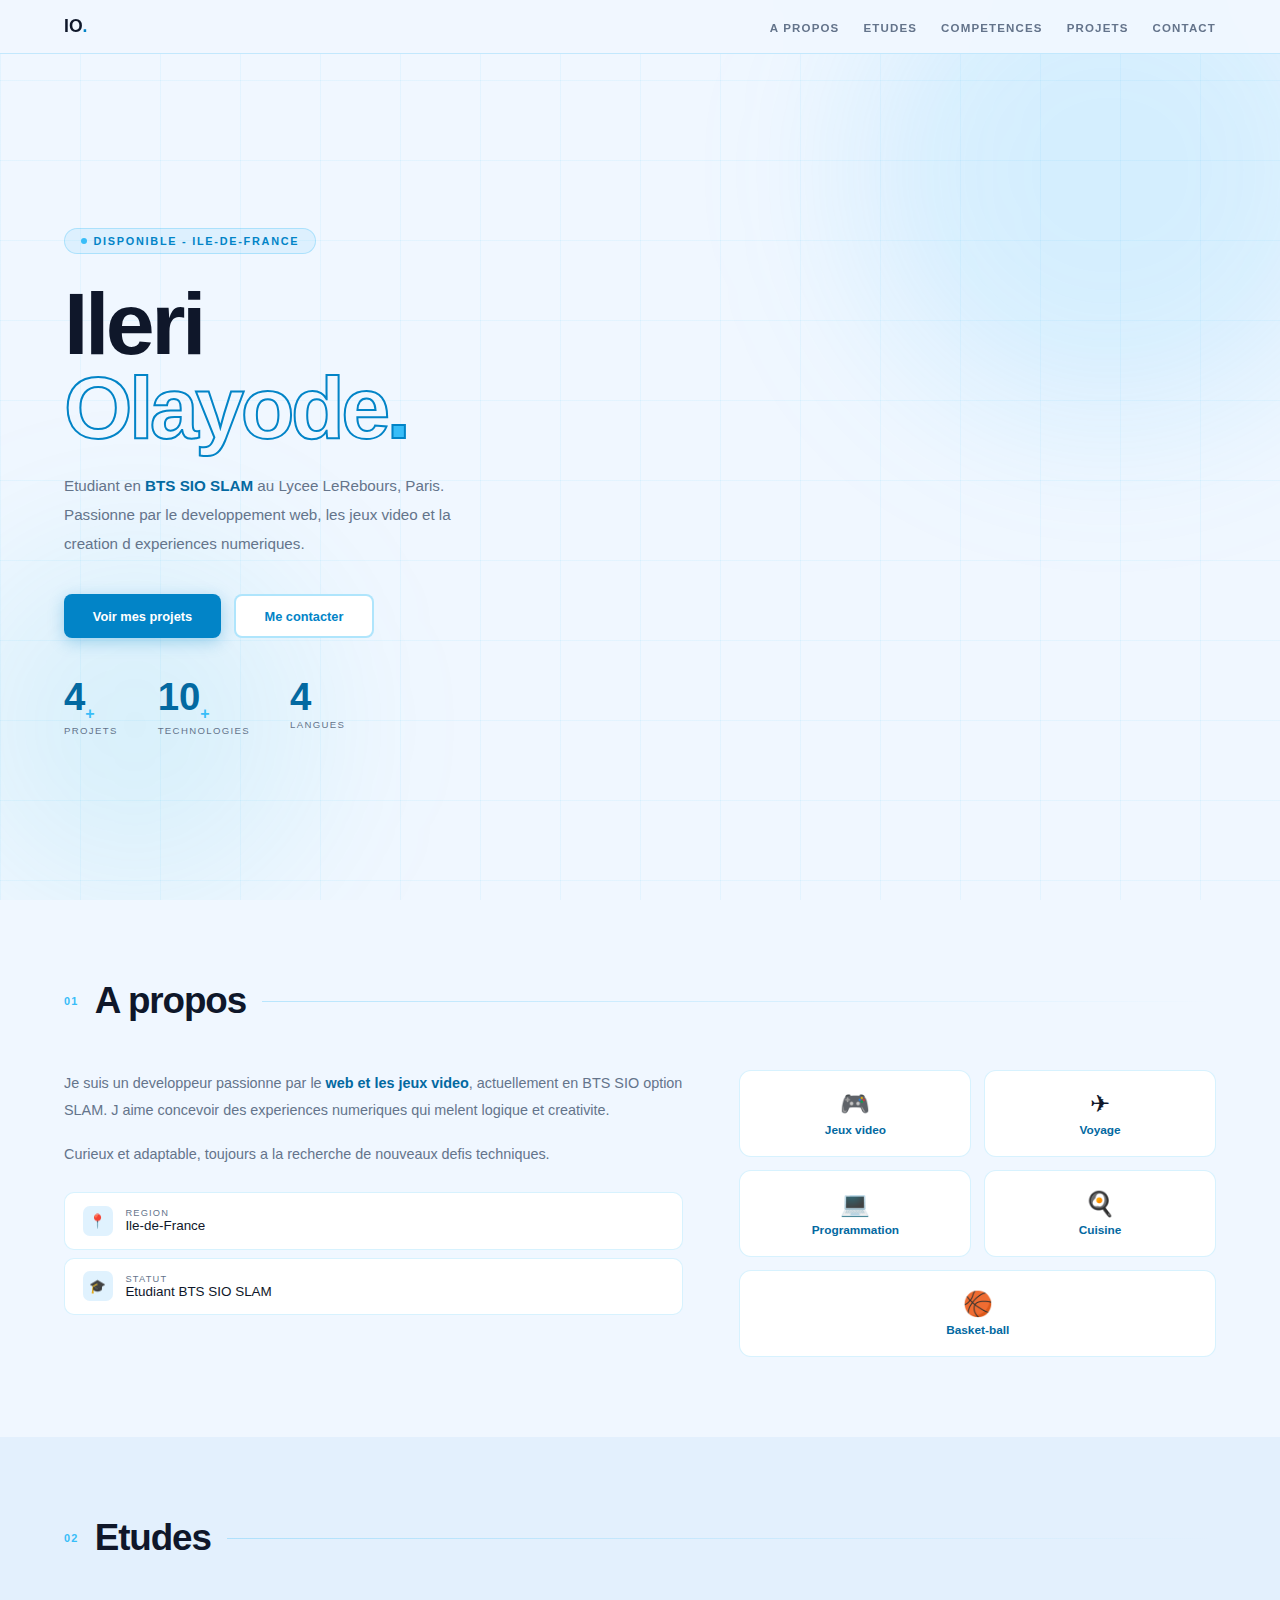
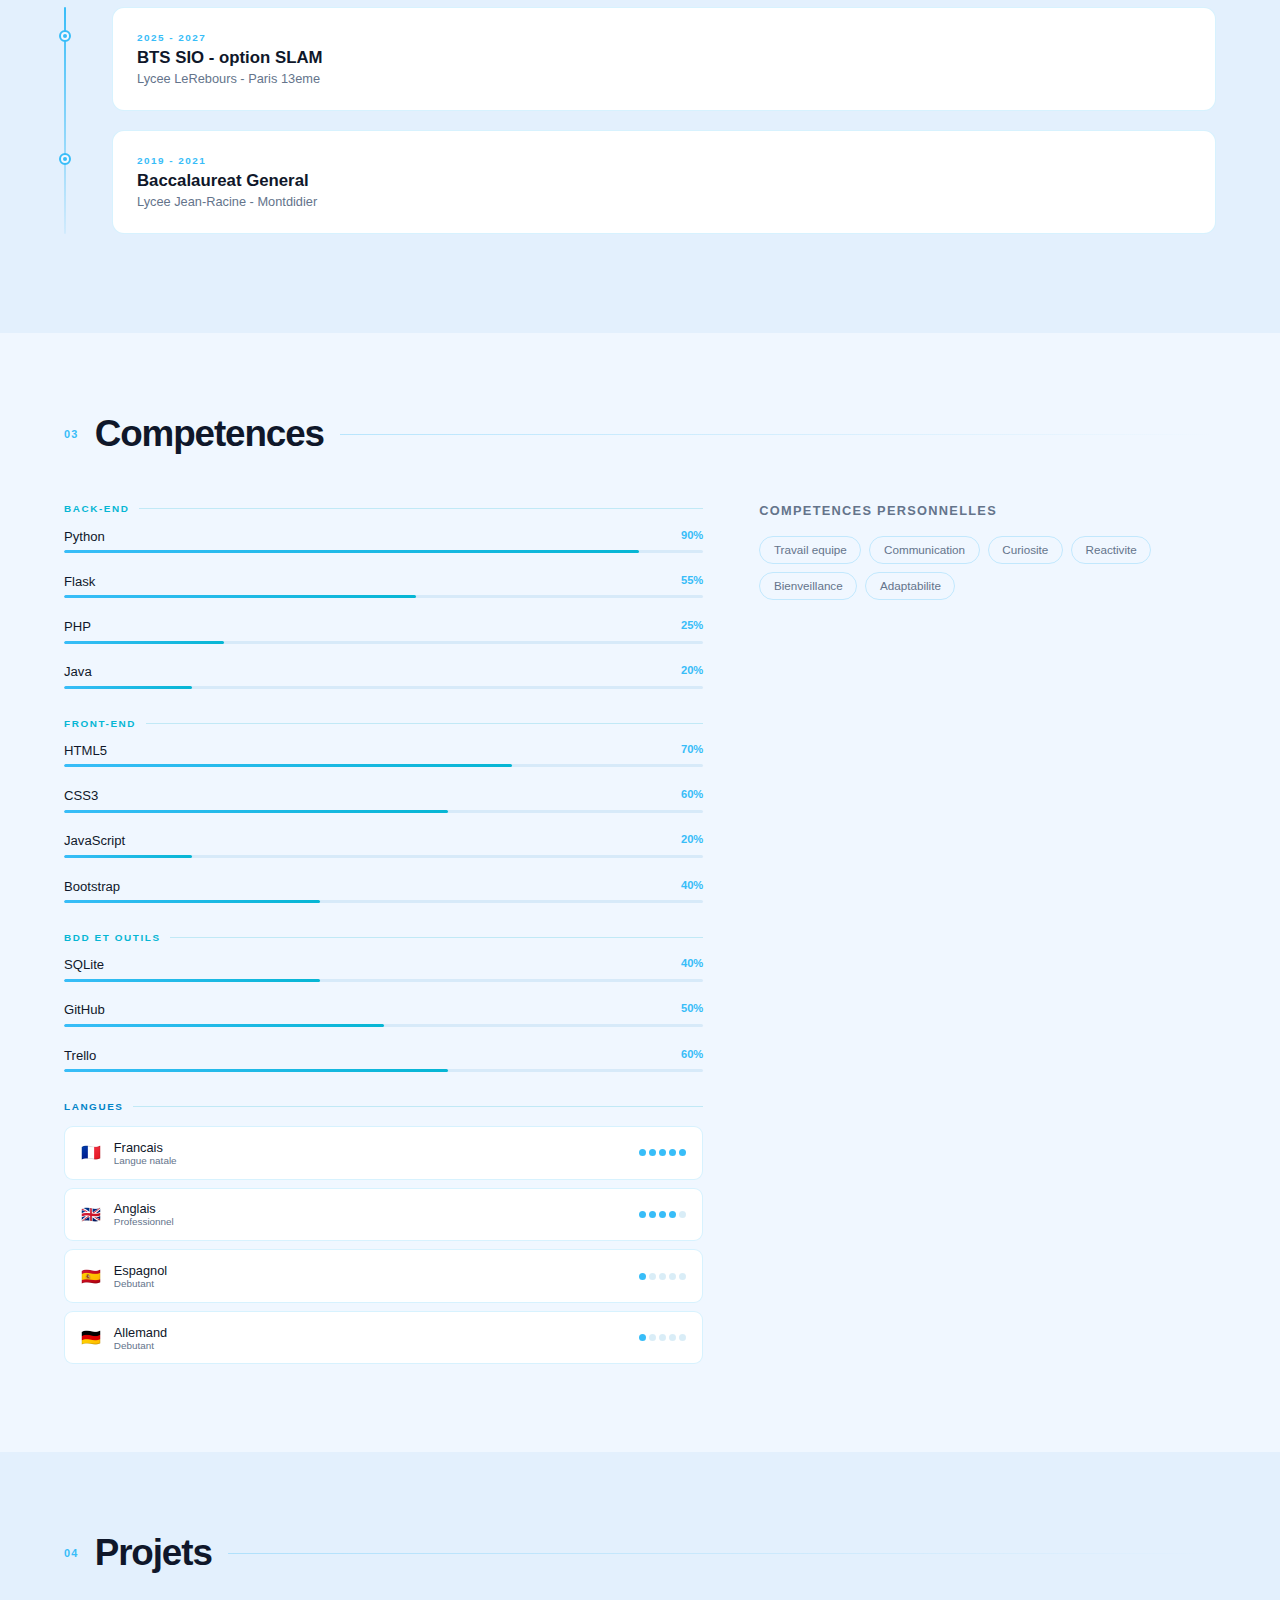
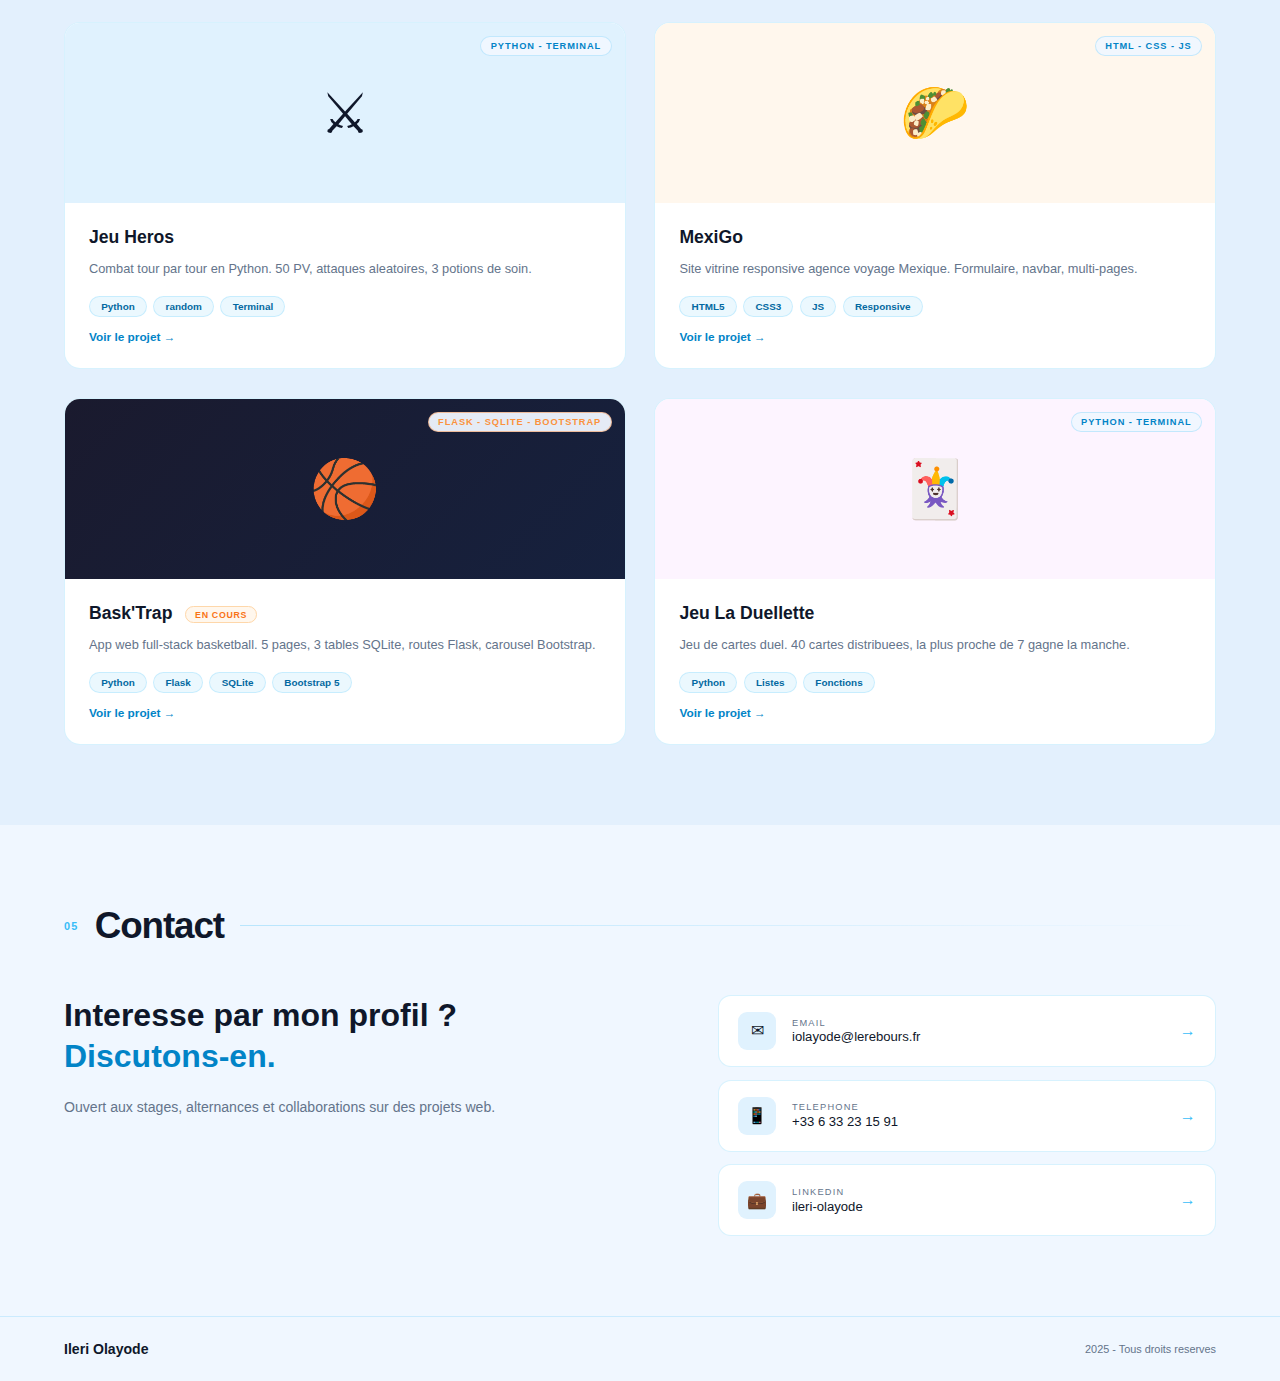
<file: index.html>
<!DOCTYPE html>
<html lang="fr">
<head>
<meta charset="UTF-8">
<meta name="viewport" content="width=device-width, initial-scale=1.0">
<title>Ileri Olayode - Portfolio</title>
<style>
*{margin:0;padding:0;box-sizing:border-box}html{scroll-behavior:smooth}
body{background:#f0f7ff;color:#0f172a;font-family:-apple-system,BlinkMacSystemFont,'Segoe UI',sans-serif;overflow-x:hidden}
nav{position:fixed;top:0;left:0;right:0;z-index:200;padding:1rem 5%;display:flex;align-items:center;justify-content:space-between;background:rgba(240,247,255,.95);backdrop-filter:blur(18px);border-bottom:1px solid rgba(56,189,248,.25)}
.logo{font-weight:900;font-size:1.1rem;text-decoration:none;color:#0f172a}.logo span{color:#0284c7}
.links{display:flex;gap:1.5rem;list-style:none}
.links a{font-size:.72rem;letter-spacing:.1em;text-transform:uppercase;color:#64748b;text-decoration:none;font-weight:600}
.links a:hover{color:#0284c7}
#hero{min-height:100vh;display:flex;align-items:center;padding:9rem 5% 5rem;background:#f0f7ff;position:relative;overflow:hidden}
.grid-bg{position:absolute;inset:0;background-image:linear-gradient(rgba(56,189,248,.07) 1px,transparent 1px),linear-gradient(90deg,rgba(56,189,248,.07) 1px,transparent 1px);background-size:80px 80px}
.blob{position:absolute;border-radius:50%;filter:blur(80px)}
.b1{width:500px;height:500px;background:rgba(56,189,248,.15);top:-80px;right:-80px}
.b2{width:350px;height:350px;background:rgba(6,182,212,.1);bottom:0;left:-40px}
.hc{position:relative;z-index:1;max-width:800px}
.badge{display:inline-flex;align-items:center;gap:.4rem;font-size:.68rem;letter-spacing:.16em;text-transform:uppercase;color:#0284c7;padding:.35rem 1rem;border-radius:100px;background:rgba(56,189,248,.1);border:1px solid rgba(56,189,248,.3);margin-bottom:1.8rem;font-weight:700}
.badge::before{content:'';width:6px;height:6px;background:#38bdf8;border-radius:50%;animation:blink 2s infinite}
@keyframes blink{0%,100%{opacity:1}50%{opacity:.2}}
.hname{font-weight:900;font-size:clamp(2.8rem,8vw,5.5rem);line-height:.95;letter-spacing:-.04em;margin-bottom:1.4rem}
.hollow{-webkit-text-stroke:2px #0284c7;color:transparent}
.dot{color:#38bdf8}
.hdesc{font-size:.95rem;color:#64748b;line-height:1.9;max-width:440px;margin-bottom:2.2rem}
.hdesc strong{color:#0369a1;font-weight:600}
.hbtns{display:flex;gap:.8rem;flex-wrap:wrap;margin-bottom:2.5rem}
.btn{display:inline-flex;align-items:center;padding:.8rem 1.8rem;border-radius:8px;font-size:.8rem;font-weight:700;text-decoration:none;cursor:pointer;border:none;transition:all .2s}
.btn-p{background:#0284c7;color:#fff;box-shadow:0 4px 16px rgba(2,132,199,.3)}
.btn-p:hover{transform:translateY(-2px)}
.btn-o{border:2px solid rgba(56,189,248,.4);color:#0284c7;background:#fff}
.btn-o:hover{border-color:#38bdf8;transform:translateY(-2px)}
.hstats{display:flex;gap:2.5rem;flex-wrap:wrap}
.snum{font-weight:900;font-size:2.4rem;line-height:1;color:#0369a1}
.snum sub{font-size:1rem;color:#38bdf8}
.slbl{font-size:.6rem;letter-spacing:.14em;text-transform:uppercase;color:#64748b;margin-top:.15rem}
section{padding:5rem 5%}
section:nth-child(even){background:#e3f0fd}
.sh{display:flex;align-items:center;gap:1rem;margin-bottom:3rem}
.sn{font-size:.68rem;font-weight:700;color:#38bdf8;letter-spacing:.12em}
.st{font-weight:900;font-size:clamp(1.6rem,3.5vw,2.3rem);letter-spacing:-.03em}
.sl{flex:1;height:1px;background:linear-gradient(to right,rgba(56,189,248,.3),transparent)}
.ag{display:grid;grid-template-columns:1.3fr 1fr;gap:3.5rem;align-items:start}
.at p{font-size:.9rem;line-height:1.9;color:#64748b;margin-bottom:1rem}
.at p strong{color:#0369a1;font-weight:600}
.ic{display:flex;flex-direction:column;gap:.5rem;margin-top:1.5rem}
.icard{display:flex;align-items:center;gap:.8rem;padding:.8rem 1.1rem;background:#fff;border-radius:10px;border:1px solid rgba(56,189,248,.2)}
.iico{width:30px;height:30px;border-radius:7px;background:#e0f2fe;display:flex;align-items:center;justify-content:center;font-size:.85rem;flex-shrink:0}
.ilbl{font-size:.58rem;letter-spacing:.13em;text-transform:uppercase;color:#64748b}
.ival{font-size:.84rem;font-weight:500}
.hg{display:grid;grid-template-columns:1fr 1fr;gap:.8rem}
.hob{padding:1.2rem;background:#fff;border-radius:12px;border:1px solid rgba(56,189,248,.2);text-align:center}
.hob:hover{border-color:#38bdf8}
.hico{font-size:1.5rem;margin-bottom:.3rem}
.hnm{font-size:.74rem;font-weight:700;color:#0369a1}
.etl{position:relative;padding-left:1.8rem}
.etl::before{content:'';position:absolute;left:0;top:0;bottom:0;width:2px;background:linear-gradient(to bottom,#38bdf8,rgba(56,189,248,.1));border-radius:2px}
.ei{position:relative;margin-bottom:1.2rem;padding-left:1.2rem}
.edot{position:absolute;left:-2.1rem;top:1.4rem;width:12px;height:12px;border-radius:50%;background:#f0f7ff;border:2px solid #38bdf8}
.edot::after{content:'';position:absolute;inset:2px;background:#38bdf8;border-radius:50%}
.ebox{background:#fff;border-radius:12px;padding:1.5rem;border:1px solid rgba(56,189,248,.2)}
.ebox:hover{border-color:#38bdf8}
.eper{font-size:.62rem;letter-spacing:.15em;text-transform:uppercase;color:#38bdf8;font-weight:700;margin-bottom:.3rem}
.edeg{font-weight:800;font-size:1.05rem;margin-bottom:.2rem}
.esch{font-size:.8rem;color:#64748b}
.sw{display:grid;grid-template-columns:1.4fr 1fr;gap:3.5rem}
.scat{font-size:.62rem;letter-spacing:.16em;text-transform:uppercase;color:#06b6d4;font-weight:700;margin-bottom:.9rem;display:flex;align-items:center;gap:.6rem}
.scat::after{content:'';flex:1;height:1px;background:rgba(6,182,212,.2)}
.ski{margin-bottom:1.3rem}
.skh{display:flex;justify-content:space-between;margin-bottom:.4rem}
.skn{font-size:.82rem}
.skp{font-size:.7rem;font-weight:700;color:#38bdf8}
.skbar{height:3px;background:rgba(2,132,199,.1);border-radius:3px;overflow:hidden}
.skf{height:100%;border-radius:3px;background:linear-gradient(to right,#38bdf8,#06b6d4)}
.sfg{display:flex;flex-wrap:wrap;gap:.5rem}
.stag{padding:.4rem .85rem;border-radius:100px;border:1px solid rgba(56,189,248,.25);font-size:.73rem;color:#64748b}
.li{display:flex;align-items:center;gap:.8rem;padding:.8rem 1rem;background:#fff;border-radius:9px;border:1px solid rgba(56,189,248,.2);margin-bottom:.5rem}
.lf{font-size:1rem}
.ln{font-size:.8rem;font-weight:500}
.lv{font-size:.62rem;color:#64748b}
.lds{display:flex;gap:3px;margin-left:auto}
.ld{width:7px;height:7px;border-radius:50%;background:rgba(2,132,199,.15)}
.ld.on{background:#38bdf8}
.pg{display:grid;grid-template-columns:1fr 1fr;gap:1.8rem}
.pc{background:#fff;border-radius:16px;border:1px solid rgba(56,189,248,.2);overflow:hidden;cursor:pointer;transition:all .3s;position:relative}
.pc:hover{border-color:#38bdf8;transform:translateY(-6px);box-shadow:0 20px 50px rgba(2,132,199,.15)}
.pi{height:180px;display:flex;align-items:center;justify-content:center;font-size:3.5rem;position:relative}
.pt{position:absolute;top:.8rem;right:.8rem;font-size:.58rem;letter-spacing:.1em;text-transform:uppercase;color:#0284c7;background:rgba(240,247,255,.95);border:1px solid rgba(56,189,248,.25);padding:.25rem .6rem;border-radius:100px;font-weight:700}
.pb{padding:1.5rem}
.ptl{font-weight:800;font-size:1.1rem;margin-bottom:.6rem}
.pd{font-size:.8rem;color:#64748b;line-height:1.75;margin-bottom:1rem}
.ptgs{display:flex;flex-wrap:wrap;gap:.4rem}
.ptg{font-size:.62rem;padding:.25rem .7rem;border-radius:100px;background:rgba(56,189,248,.1);color:#0369a1;border:1px solid rgba(56,189,248,.2);font-weight:700}
.pcta{margin-top:.8rem;font-size:.74rem;font-weight:700;color:#0284c7}
.wip{font-size:.55rem;font-weight:700;letter-spacing:.08em;text-transform:uppercase;color:#f97316;background:#fff7ed;border:1px solid #fed7aa;padding:.18rem .55rem;border-radius:100px;margin-left:.5rem;vertical-align:middle}
.cg{display:grid;grid-template-columns:1.2fr 1fr;gap:3.5rem;align-items:start}
.cintro{font-weight:900;font-size:clamp(1.5rem,3vw,2rem);line-height:1.3;margin-bottom:1rem}
.cintro em{color:#0284c7;font-style:normal}
.ctxt{font-size:.88rem;color:#64748b;line-height:1.9}
.cls{display:flex;flex-direction:column;gap:.8rem}
.cl{display:flex;align-items:center;gap:1rem;padding:1rem 1.2rem;background:#fff;border:1px solid rgba(56,189,248,.2);border-radius:13px;text-decoration:none;color:#0f172a;transition:all .25s}
.cl:hover{border-color:#38bdf8;transform:translateX(5px)}
.clic{width:38px;height:38px;border-radius:9px;background:#e0f2fe;display:flex;align-items:center;justify-content:center;font-size:1rem;flex-shrink:0}
.cllbl{font-size:.58rem;letter-spacing:.13em;text-transform:uppercase;color:#64748b}
.clval{font-size:.82rem;font-weight:500;margin-top:.1rem}
.clarr{margin-left:auto;color:#38bdf8}
footer{padding:1.5rem 5%;border-top:1px solid rgba(56,189,248,.2);display:flex;justify-content:space-between;align-items:center;background:#f0f7ff}
.fn{font-weight:900;font-size:.88rem}
.fc{font-size:.68rem;color:#64748b}
.ov{position:fixed;inset:0;z-index:500;background:rgba(15,23,42,.55);backdrop-filter:blur(5px);display:flex;align-items:center;justify-content:center;padding:1.5rem;opacity:0;pointer-events:none;transition:opacity .25s}
.ov.open{opacity:1;pointer-events:all}
.mbox{background:#fff;border-radius:20px;width:100%;max-width:820px;max-height:88vh;overflow-y:auto;border:1px solid rgba(56,189,248,.25);position:relative;transform:translateY(20px) scale(.97);transition:transform .3s}
.ov.open .mbox{transform:translateY(0) scale(1)}
.mx{position:absolute;top:1rem;right:1rem;z-index:10;width:36px;height:36px;border-radius:50%;background:#f0f7ff;border:1px solid rgba(56,189,248,.25);display:flex;align-items:center;justify-content:center;cursor:pointer;font-size:.9rem;color:#64748b;line-height:1}
.mx:hover{background:#38bdf8;color:#fff}
.mhero{height:240px;display:flex;align-items:center;justify-content:center;font-size:5rem;border-radius:20px 20px 0 0;position:relative}
.mbadge{position:absolute;top:1.2rem;left:1.2rem;font-size:.6rem;letter-spacing:.13em;text-transform:uppercase;color:#0284c7;background:rgba(255,255,255,.92);border:1px solid rgba(56,189,248,.3);padding:.3rem .75rem;border-radius:100px;font-weight:700}
.mbody{padding:1.8rem 2.2rem 2.5rem}
.mttl{font-weight:900;font-size:1.8rem;letter-spacing:-.03em;margin-bottom:.5rem}
.mtgs{display:flex;flex-wrap:wrap;gap:.4rem;margin-bottom:1.5rem}
.mtg{font-size:.64rem;padding:.28rem .78rem;border-radius:100px;background:rgba(56,189,248,.1);color:#0369a1;border:1px solid rgba(56,189,248,.2);font-weight:700}
.msec{font-weight:800;font-size:.92rem;color:#0369a1;margin-bottom:.8rem;display:flex;align-items:center;gap:.5rem;margin-top:1.4rem}
.msec::after{content:'';flex:1;height:1px;background:rgba(56,189,248,.2)}
.mdesc{font-size:.86rem;line-height:1.85;color:#64748b}
.mfeats{display:grid;grid-template-columns:1fr 1fr;gap:.7rem;margin-top:.5rem}
.mfeat{display:flex;gap:.6rem;padding:.85rem 1rem;background:#f0f7ff;border-radius:9px;border:1px solid rgba(56,189,248,.15)}
.mfic{font-size:1rem;flex-shrink:0}
.mftxt{font-size:.78rem;line-height:1.55;color:#64748b}
.mftxt strong{color:#0f172a;font-weight:600}
.mstack{display:flex;flex-wrap:wrap;gap:.5rem;margin-top:.5rem}
.mchip{padding:.38rem .9rem;border-radius:7px;font-size:.72rem;font-weight:700;background:rgba(56,189,248,.1);color:#0369a1;border:1px solid rgba(56,189,248,.2)}
.mcode{background:#0f172a;color:#e2e8f0;border-radius:11px;padding:1.3rem;font-family:monospace;font-size:.78rem;line-height:1.75;margin-top:.5rem;overflow-x:auto;white-space:pre}
.ck{color:#7dd3fc}.cf{color:#86efac}.cs{color:#fde68a}.cn{color:#c4b5fd}.cc{color:#94a3b8}
@media(max-width:860px){.ag,.sw,.cg{grid-template-columns:1fr;gap:2.5rem}.pg{grid-template-columns:1fr}.mfeats{grid-template-columns:1fr}}
@media(max-width:600px){nav{padding:.9rem 5%}.links{display:none}#hero{padding:7rem 5% 4rem}.hstats{gap:1.8rem}.ov{padding:.8rem;align-items:flex-end}.mbox{max-height:92vh;border-radius:18px 18px 0 0}.mhero{height:180px;border-radius:18px 18px 0 0}}
</style>
</head>
<body>

<nav>
  <a href="#hero" class="logo">IO<span>.</span></a>
  <ul class="links">
    <li><a href="#about">A propos</a></li>
    <li><a href="#edu">Etudes</a></li>
    <li><a href="#skills">Competences</a></li>
    <li><a href="#proj">Projets</a></li>
    <li><a href="#contact">Contact</a></li>
  </ul>
</nav>

<section id="hero">
  <div class="b1 blob"></div><div class="b2 blob"></div>
  <div class="grid-bg"></div>
  <div class="hc">
    <div class="badge">Disponible - Ile-de-France</div>
    <h1 class="hname"><div>Ileri</div><div class="hollow">Olayode<span class="dot">.</span></div></h1>
    <p class="hdesc">Etudiant en <strong>BTS SIO SLAM</strong> au Lycee LeRebours, Paris. Passionne par le developpement web, les jeux video et la creation d experiences numeriques.</p>
    <div class="hbtns">
      <a href="#proj" class="btn btn-p">Voir mes projets</a>
      <a href="#contact" class="btn btn-o">Me contacter</a>
    </div>
    <div class="hstats">
      <div><div class="snum">4<sub>+</sub></div><div class="slbl">Projets</div></div>
      <div><div class="snum">10<sub>+</sub></div><div class="slbl">Technologies</div></div>
      <div><div class="snum">4</div><div class="slbl">Langues</div></div>
    </div>
  </div>
</section>

<section id="about">
  <div class="sh"><span class="sn">01</span><h2 class="st">A propos</h2><div class="sl"></div></div>
  <div class="ag">
    <div class="at">
      <p>Je suis un developpeur passionne par le <strong>web et les jeux video</strong>, actuellement en BTS SIO option SLAM. J aime concevoir des experiences numeriques qui melent logique et creativite.</p>
      <p>Curieux et adaptable, toujours a la recherche de nouveaux defis techniques.</p>
      <div class="ic">
        <div class="icard"><div class="iico">&#128205;</div><div><div class="ilbl">Region</div><div class="ival">Ile-de-France</div></div></div>
        <div class="icard"><div class="iico">&#127891;</div><div><div class="ilbl">Statut</div><div class="ival">Etudiant BTS SIO SLAM</div></div></div>
      </div>
    </div>
    <div class="hg">
      <div class="hob"><div class="hico">&#127918;</div><div class="hnm">Jeux video</div></div>
      <div class="hob"><div class="hico">&#9992;</div><div class="hnm">Voyage</div></div>
      <div class="hob"><div class="hico">&#128187;</div><div class="hnm">Programmation</div></div>
      <div class="hob"><div class="hico">&#127859;</div><div class="hnm">Cuisine</div></div>
      <div class="hob" style="grid-column:1/-1"><div class="hico">&#127936;</div><div class="hnm">Basket-ball</div></div>
    </div>
  </div>
</section>

<section id="edu">
  <div class="sh"><span class="sn">02</span><h2 class="st">Etudes</h2><div class="sl"></div></div>
  <div class="etl">
    <div class="ei"><div class="edot"></div><div class="ebox"><div class="eper">2025 - 2027</div><div class="edeg">BTS SIO - option SLAM</div><div class="esch">Lycee LeRebours - Paris 13eme</div></div></div>
    <div class="ei"><div class="edot"></div><div class="ebox"><div class="eper">2019 - 2021</div><div class="edeg">Baccalaureat General</div><div class="esch">Lycee Jean-Racine - Montdidier</div></div></div>
  </div>
</section>

<section id="skills">
  <div class="sh"><span class="sn">03</span><h2 class="st">Competences</h2><div class="sl"></div></div>
  <div class="sw">
    <div>
      <div class="scat">Back-End</div>
      <div class="ski"><div class="skh"><span class="skn">Python</span><span class="skp">90%</span></div><div class="skbar"><div class="skf" style="width:90%"></div></div></div>
      <div class="ski"><div class="skh"><span class="skn">Flask</span><span class="skp">55%</span></div><div class="skbar"><div class="skf" style="width:55%"></div></div></div>
      <div class="ski"><div class="skh"><span class="skn">PHP</span><span class="skp">25%</span></div><div class="skbar"><div class="skf" style="width:25%"></div></div></div>
      <div class="ski"><div class="skh"><span class="skn">Java</span><span class="skp">20%</span></div><div class="skbar"><div class="skf" style="width:20%"></div></div></div>
      <div class="scat" style="margin-top:1.8rem">Front-End</div>
      <div class="ski"><div class="skh"><span class="skn">HTML5</span><span class="skp">70%</span></div><div class="skbar"><div class="skf" style="width:70%"></div></div></div>
      <div class="ski"><div class="skh"><span class="skn">CSS3</span><span class="skp">60%</span></div><div class="skbar"><div class="skf" style="width:60%"></div></div></div>
      <div class="ski"><div class="skh"><span class="skn">JavaScript</span><span class="skp">20%</span></div><div class="skbar"><div class="skf" style="width:20%"></div></div></div>
      <div class="ski"><div class="skh"><span class="skn">Bootstrap</span><span class="skp">40%</span></div><div class="skbar"><div class="skf" style="width:40%"></div></div></div>
      <div class="scat" style="margin-top:1.8rem">BDD et Outils</div>
      <div class="ski"><div class="skh"><span class="skn">SQLite</span><span class="skp">40%</span></div><div class="skbar"><div class="skf" style="width:40%"></div></div></div>
      <div class="ski"><div class="skh"><span class="skn">GitHub</span><span class="skp">50%</span></div><div class="skbar"><div class="skf" style="width:50%"></div></div></div>
      <div class="ski"><div class="skh"><span class="skn">Trello</span><span class="skp">60%</span></div><div class="skbar"><div class="skf" style="width:60%"></div></div></div>
      <div class="scat" style="margin-top:1.8rem;color:#0284c7">Langues</div>
      <div class="li"><span class="lf">&#127467;&#127479;</span><div><div class="ln">Francais</div><div class="lv">Langue natale</div></div><div class="lds"><div class="ld on"></div><div class="ld on"></div><div class="ld on"></div><div class="ld on"></div><div class="ld on"></div></div></div>
      <div class="li"><span class="lf">&#127468;&#127463;</span><div><div class="ln">Anglais</div><div class="lv">Professionnel</div></div><div class="lds"><div class="ld on"></div><div class="ld on"></div><div class="ld on"></div><div class="ld on"></div><div class="ld"></div></div></div>
      <div class="li"><span class="lf">&#127466;&#127480;</span><div><div class="ln">Espagnol</div><div class="lv">Debutant</div></div><div class="lds"><div class="ld on"></div><div class="ld"></div><div class="ld"></div><div class="ld"></div><div class="ld"></div></div></div>
      <div class="li"><span class="lf">&#127465;&#127466;</span><div><div class="ln">Allemand</div><div class="lv">Debutant</div></div><div class="lds"><div class="ld on"></div><div class="ld"></div><div class="ld"></div><div class="ld"></div><div class="ld"></div></div></div>
    </div>
    <div>
      <p style="font-size:.8rem;font-weight:700;letter-spacing:.1em;text-transform:uppercase;color:#64748b;margin-bottom:1.1rem">Competences personnelles</p>
      <div class="sfg">
        <span class="stag">Travail equipe</span><span class="stag">Communication</span>
        <span class="stag">Curiosite</span><span class="stag">Reactivite</span>
        <span class="stag">Bienveillance</span><span class="stag">Adaptabilite</span>
      </div>
    </div>
  </div>
</section>

<section id="proj">
  <div class="sh"><span class="sn">04</span><h2 class="st">Projets</h2><div class="sl"></div></div>
  <div class="pg">
    <div class="pc" onclick="op('hero')">
      <div class="pi" style="background:#e0f2fe"><span class="pt">Python - Terminal</span>&#9876;</div>
      <div class="pb"><h3 class="ptl">Jeu Heros</h3><p class="pd">Combat tour par tour en Python. 50 PV, attaques aleatoires, 3 potions de soin.</p><div class="ptgs"><span class="ptg">Python</span><span class="ptg">random</span><span class="ptg">Terminal</span></div><div class="pcta">Voir le projet &#8594;</div></div>
    </div>
    <div class="pc" onclick="op('mexigo')">
      <div class="pi" style="background:#fff7ed"><span class="pt">HTML - CSS - JS</span>&#127790;</div>
      <div class="pb"><h3 class="ptl">MexiGo</h3><p class="pd">Site vitrine responsive agence voyage Mexique. Formulaire, navbar, multi-pages.</p><div class="ptgs"><span class="ptg">HTML5</span><span class="ptg">CSS3</span><span class="ptg">JS</span><span class="ptg">Responsive</span></div><div class="pcta">Voir le projet &#8594;</div></div>
    </div>
    <div class="pc" onclick="op('basket')">
      <div class="pi" style="background:linear-gradient(135deg,#1a1a2e,#16213e)"><span class="pt" style="color:#fb923c;border-color:rgba(249,115,22,.4)">Flask - SQLite - Bootstrap</span>&#127936;</div>
      <div class="pb"><h3 class="ptl">Bask'Trap <span class="wip">En cours</span></h3><p class="pd">App web full-stack basketball. 5 pages, 3 tables SQLite, routes Flask, carousel Bootstrap.</p><div class="ptgs"><span class="ptg">Python</span><span class="ptg">Flask</span><span class="ptg">SQLite</span><span class="ptg">Bootstrap 5</span></div><div class="pcta">Voir le projet &#8594;</div></div>
    </div>
    <div class="pc" onclick="op('duellette')">
      <div class="pi" style="background:#fdf4ff"><span class="pt">Python - Terminal</span>&#127183;</div>
      <div class="pb"><h3 class="ptl">Jeu La Duellette</h3><p class="pd">Jeu de cartes duel. 40 cartes distribuees, la plus proche de 7 gagne la manche.</p><div class="ptgs"><span class="ptg">Python</span><span class="ptg">Listes</span><span class="ptg">Fonctions</span></div><div class="pcta">Voir le projet &#8594;</div></div>
    </div>
  </div>
</section>

<section id="contact">
  <div class="sh"><span class="sn">05</span><h2 class="st">Contact</h2><div class="sl"></div></div>
  <div class="cg">
    <div>
      <p class="cintro">Interesse par mon profil ?<br><em>Discutons-en.</em></p>
      <p class="ctxt">Ouvert aux stages, alternances et collaborations sur des projets web.</p>
    </div>
    <div class="cls">
      <a href="mailto:iolayode@lerebours.fr" class="cl"><div class="clic">&#9993;</div><div><div class="cllbl">Email</div><div class="clval">iolayode@lerebours.fr</div></div><span class="clarr">&#8594;</span></a>
      <a href="tel:+33633231591" class="cl"><div class="clic">&#128241;</div><div><div class="cllbl">Telephone</div><div class="clval">+33 6 33 23 15 91</div></div><span class="clarr">&#8594;</span></a>
      <a href="https://www.linkedin.com/in/ileri-olayode" target="_blank" class="cl"><div class="clic">&#128188;</div><div><div class="cllbl">LinkedIn</div><div class="clval">ileri-olayode</div></div><span class="clarr">&#8594;</span></a>
    </div>
  </div>
</section>

<footer><span class="fn">Ileri Olayode</span><span class="fc">2025 - Tous droits reserves</span></footer>
<div class="ov" id="ov-hero">
  <div class="mbox"><button class="mx" onclick="cl('hero')">&#10005;</button>
    <div class="mhero" style="background:#e0f2fe">&#9876;<span class="mbadge">Python - Terminal - 2025</span></div>
    <div class="mbody">
      <h2 class="mttl">Jeu Heros</h2>
      <div class="mtgs"><span class="mtg">Python</span><span class="mtg">Terminal</span><span class="mtg">Boucles</span><span class="mtg">Fonctions</span><span class="mtg">random</span></div>
      <div class="msec">Description</div>
      <p class="mdesc">Combat tour par tour en Python. Le joueur (50 PV) affronte un ennemi (50 PV). Chaque tour : attaque (5-10 degats) ou potion (+15 a 50 PV, saute le tour suivant, 3 disponibles). L ennemi riposte avec 5-15 degats, deux fois si une potion a ete utilisee.</p>
      <div class="msec">Fonctionnalites</div>
      <div class="mfeats">
        <div class="mfeat"><span class="mfic">&#9876;</span><div class="mftxt"><strong>Combat tour par tour</strong><br>Attaques aleatoires joueur et ennemi.</div></div>
        <div class="mfeat"><span class="mfic">&#129514;</span><div class="mftxt"><strong>3 potions de soin</strong><br>+15 a 50 PV, saute le prochain tour.</div></div>
        <div class="mfeat"><span class="mfic">&#127922;</span><div class="mftxt"><strong>Degats aleatoires</strong><br>Module random pour varier les combats.</div></div>
        <div class="mfeat"><span class="mfic">&#127942;</span><div class="mftxt"><strong>Victoire / defaite</strong><br>Detection automatique fin de partie.</div></div>
      </div>
      <div class="msec">Stack</div>
      <div class="mstack"><span class="mchip">Python 3</span><span class="mchip">random</span><span class="mchip">Terminal I/O</span></div>
      <div class="msec">Extrait de code</div>
      <div class="mcode"><span class="ck">while</span> vous &gt; 0 <span class="ck">and</span> ennemi &gt; 0:
    choix = <span class="cf">input</span>(<span class="cs">"Potion ou Attaque ? "</span>)
    <span class="ck">if</span> choix == <span class="cs">"potion"</span> <span class="ck">and</span> potions &gt; 0:
        restauration = random.<span class="cf">randint</span>(<span class="cn">15</span>, <span class="cn">50</span>)
        vous += restauration
        skip_player_turn = <span class="ck">True</span>
    <span class="ck">elif</span> choix == <span class="cs">"attaque"</span>:
        ennemi -= random.<span class="cf">randint</span>(<span class="cn">5</span>, <span class="cn">10</span>)</div>
    </div>
  </div>
</div>

<div class="ov" id="ov-mexigo">
  <div class="mbox"><button class="mx" onclick="cl('mexigo')">&#10005;</button>
    <div class="mhero" style="background:#fff7ed">&#127790;<span class="mbadge">HTML - CSS - JS - 2025</span></div>
    <div class="mbody">
      <h2 class="mttl">MexiGo</h2>
      <div class="mtgs"><span class="mtg">HTML5</span><span class="mtg">CSS3</span><span class="mtg">JavaScript</span><span class="mtg">Responsive</span><span class="mtg">Font Awesome</span></div>
      <div class="msec">Description</div>
      <p class="mdesc">Site vitrine multi-pages pour agence de voyage fictive specialisee au Mexique. Presentation, equipe conseillers, services, tarifs, temoignages et formulaire de contact. HTML/CSS pur sans framework.</p>
      <div class="msec">Pages et sections</div>
      <div class="mfeats">
        <div class="mfeat"><span class="mfic">&#127968;</span><div class="mftxt"><strong>Accueil</strong><br>Hero, equipe, services, tarifs.</div></div>
        <div class="mfeat"><span class="mfic">&#127940;</span><div class="mftxt"><strong>Activites</strong><br>Excursions disponibles au Mexique.</div></div>
        <div class="mfeat"><span class="mfic">&#127869;</span><div class="mftxt"><strong>Gastronomie</strong><br>Cuisine mexicaine et specialites.</div></div>
        <div class="mfeat"><span class="mfic">&#9993;</span><div class="mftxt"><strong>Contact</strong><br>Formulaire avec validation HTML5.</div></div>
      </div>
      <div class="msec">Stack</div>
      <div class="mstack"><span class="mchip">HTML5</span><span class="mchip">CSS3</span><span class="mchip">Flexbox</span><span class="mchip">Media Queries</span><span class="mchip">JavaScript</span><span class="mchip">Font Awesome 6</span></div>
    </div>
  </div>
</div>

<div class="ov" id="ov-basket">
  <div class="mbox"><button class="mx" onclick="cl('basket')">&#10005;</button>
    <div class="mhero" style="background:linear-gradient(135deg,#1a1a2e,#e85d04)">&#127936;<span class="mbadge" style="color:#fb923c;border-color:rgba(249,115,22,.4);background:rgba(26,26,46,.85)">Flask - SQLite - Bootstrap - 2026</span></div>
    <div class="mbody">
      <h2 class="mttl">Bask'Trap <span class="wip">En cours</span></h2>
      <div class="mtgs"><span class="mtg">Python</span><span class="mtg">Flask</span><span class="mtg">SQLite</span><span class="mtg">Jinja2</span><span class="mtg">Bootstrap 5</span><span class="mtg">HTML/CSS</span></div>
      <div class="msec">Description</div>
      <p class="mdesc">Application web full-stack dediee au suivi d une equipe de basketball. 5 pages dynamiques connectees a une base SQLite (3 tables : joueurs, matchs, stats), interface Bootstrap avec carousel d actualites, navbar responsive et footer Google Maps.</p>
      <div class="msec">Fonctionnalites</div>
      <div class="mfeats">
        <div class="mfeat"><span class="mfic">&#128101;</span><div class="mftxt"><strong>Gestion joueurs</strong><br>Liste avec nom, poste, numero.</div></div>
        <div class="mfeat"><span class="mfic">&#127942;</span><div class="mftxt"><strong>Suivi matchs</strong><br>Date, adversaire, resultat, image.</div></div>
        <div class="mfeat"><span class="mfic">&#128202;</span><div class="mftxt"><strong>Stats detaillees</strong><br>Points, passes, rebonds, fautes.</div></div>
        <div class="mfeat"><span class="mfic">&#128451;</span><div class="mftxt"><strong>SQLite 3 tables</strong><br>joueurs, matchs, stats + FK.</div></div>
        <div class="mfeat"><span class="mfic">&#128247;</span><div class="mftxt"><strong>Carousel Bootstrap</strong><br>Actualites avec images rouge et bleue.</div></div>
        <div class="mfeat"><span class="mfic">&#128205;</span><div class="mftxt"><strong>Footer Google Maps</strong><br>Localisation Ile-de-France + email.</div></div>
      </div>
      <div class="msec">Stack</div>
      <div class="mstack"><span class="mchip">Python 3</span><span class="mchip">Flask</span><span class="mchip">SQLite</span><span class="mchip">Jinja2</span><span class="mchip">Bootstrap 5.3</span><span class="mchip">HTML5</span><span class="mchip">CSS3</span></div>
      <div class="msec">Extrait - app.py</div>
      <div class="mcode"><span class="ck">from</span> flask <span class="ck">import</span> Flask, render_template, request

app = <span class="cf">Flask</span>(__name__)

<span class="cf">@app</span>.route(<span class="cs">"/"</span>)
<span class="ck">def</span> <span class="cf">bonjour</span>(): <span class="ck">return</span> <span class="cf">render_template</span>(<span class="cs">"index.html"</span>)

<span class="cf">@app</span>.route(<span class="cs">"/joueurs"</span>)
<span class="ck">def</span> <span class="cf">joueurs</span>(): <span class="ck">return</span> <span class="cf">render_template</span>(<span class="cs">"joueurs.html"</span>)

<span class="cf">@app</span>.route(<span class="cs">"/matchs"</span>)
<span class="ck">def</span> <span class="cf">matchs</span>(): <span class="ck">return</span> <span class="cf">render_template</span>(<span class="cs">"matchs.html"</span>)

<span class="cf">@app</span>.route(<span class="cs">"/stats"</span>)
<span class="ck">def</span> <span class="cf">stats</span>(): <span class="ck">return</span> <span class="cf">render_template</span>(<span class="cs">"stats.html"</span>)</div>
    </div>
  </div>
</div>

<div class="ov" id="ov-duellette">
  <div class="mbox"><button class="mx" onclick="cl('duellette')">&#10005;</button>
    <div class="mhero" style="background:#fdf4ff">&#127183;<span class="mbadge">Python - Terminal - 2025</span></div>
    <div class="mbody">
      <h2 class="mttl">Jeu La Duellette</h2>
      <div class="mtgs"><span class="mtg">Python</span><span class="mtg">Terminal</span><span class="mtg">Listes</span><span class="mtg">Fonctions</span><span class="mtg">random</span></div>
      <div class="msec">Description</div>
      <p class="mdesc">Jeu de cartes en duel en Python. 40 cartes (valeurs 1-10, 4 exemplaires) melangees et distribuees entre 2 joueurs. La carte la plus proche de 7 gagne la manche. Deux 7 = egalite, aucun point.</p>
      <div class="msec">Fonctionnalites</div>
      <div class="mfeats">
        <div class="mfeat"><span class="mfic">&#127183;</span><div class="mftxt"><strong>40 cartes</strong><br>Valeurs 1-10, 4 exemplaires melangees.</div></div>
        <div class="mfeat"><span class="mfic">&#9878;</span><div class="mftxt"><strong>Regle des ecarts</strong><br>La plus proche de 7 gagne.</div></div>
        <div class="mfeat"><span class="mfic">&#129309;</span><div class="mftxt"><strong>Egalite neutre</strong><br>Deux 7 face a face = aucun point.</div></div>
        <div class="mfeat"><span class="mfic">&#128200;</span><div class="mftxt"><strong>Score temps reel</strong><br>Affichage du score apres chaque manche.</div></div>
      </div>
      <div class="msec">Stack</div>
      <div class="mstack"><span class="mchip">Python 3</span><span class="mchip">random</span><span class="mchip">Terminal I/O</span></div>
      <div class="msec">Extrait de code</div>
      <div class="mcode"><span class="ck">def</span> <span class="cf">gagnant_manche</span>(carte1, carte2):
    Ecart1 = <span class="cf">abs</span>(<span class="cn">7</span> - carte1)
    Ecart2 = <span class="cf">abs</span>(<span class="cn">7</span> - carte2)
    <span class="ck">if</span> carte1 == <span class="cn">7</span> <span class="ck">and</span> carte2 == <span class="cn">7</span>:
        <span class="ck">return</span> <span class="cn">0</span>
    <span class="ck">elif</span> Ecart1 &gt; Ecart2:
        <span class="ck">return</span> <span class="cn">2</span>
    <span class="ck">else</span>:
        <span class="ck">return</span> <span class="cn">1</span></div>
    </div>
  </div>
</div>
<script>
function op(id) {
  document.getElementById('ov-' + id).classList.add('open');
  document.body.style.overflow = 'hidden';
}
function cl(id) {
  document.getElementById('ov-' + id).classList.remove('open');
  document.body.style.overflow = '';
}
document.querySelectorAll('.ov').forEach(function(o) {
  o.addEventListener('click', function(e) {
    if (e.target === o) {
      o.classList.remove('open');
      document.body.style.overflow = '';
    }
  });
});
document.addEventListener('keydown', function(e) {
  if (e.key === 'Escape') {
    document.querySelectorAll('.ov.open').forEach(function(o) {
      o.classList.remove('open');
    });
    document.body.style.overflow = '';
  }
});
</script>
</body>
</html>
</file>
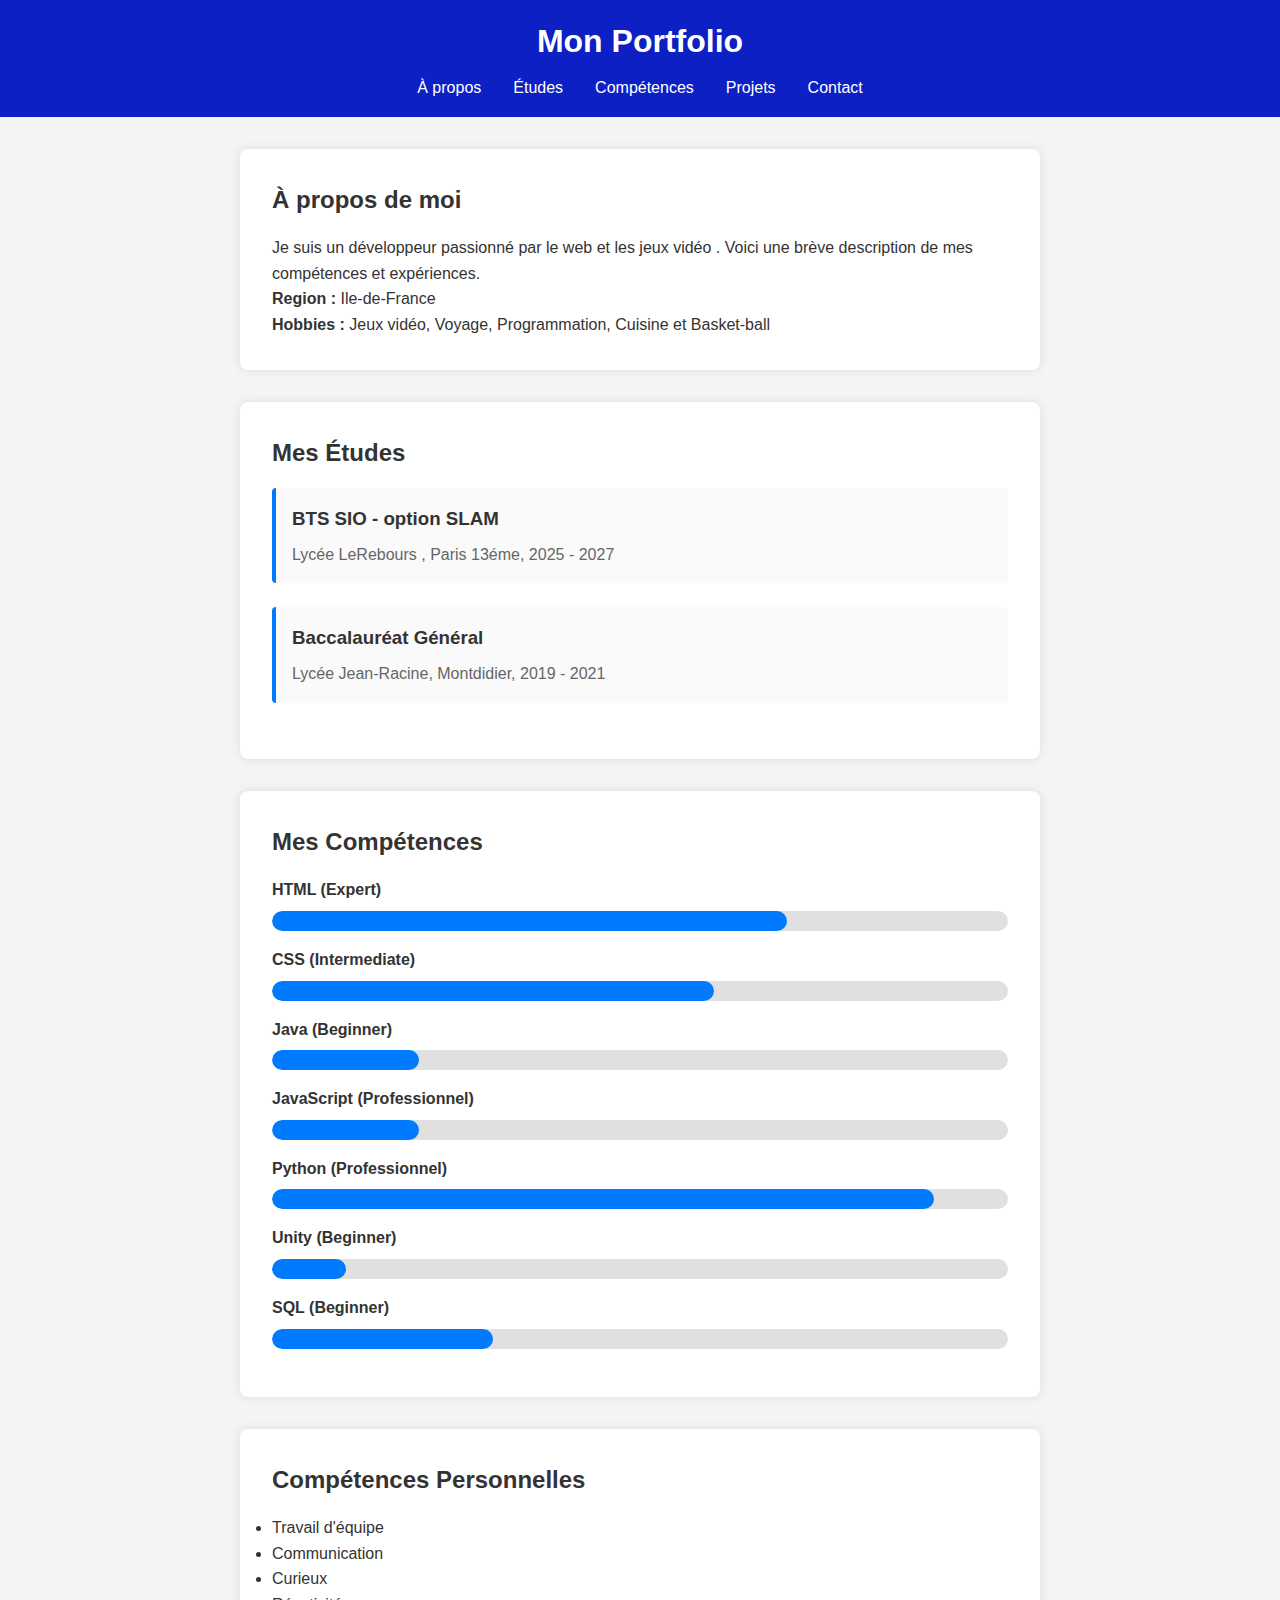
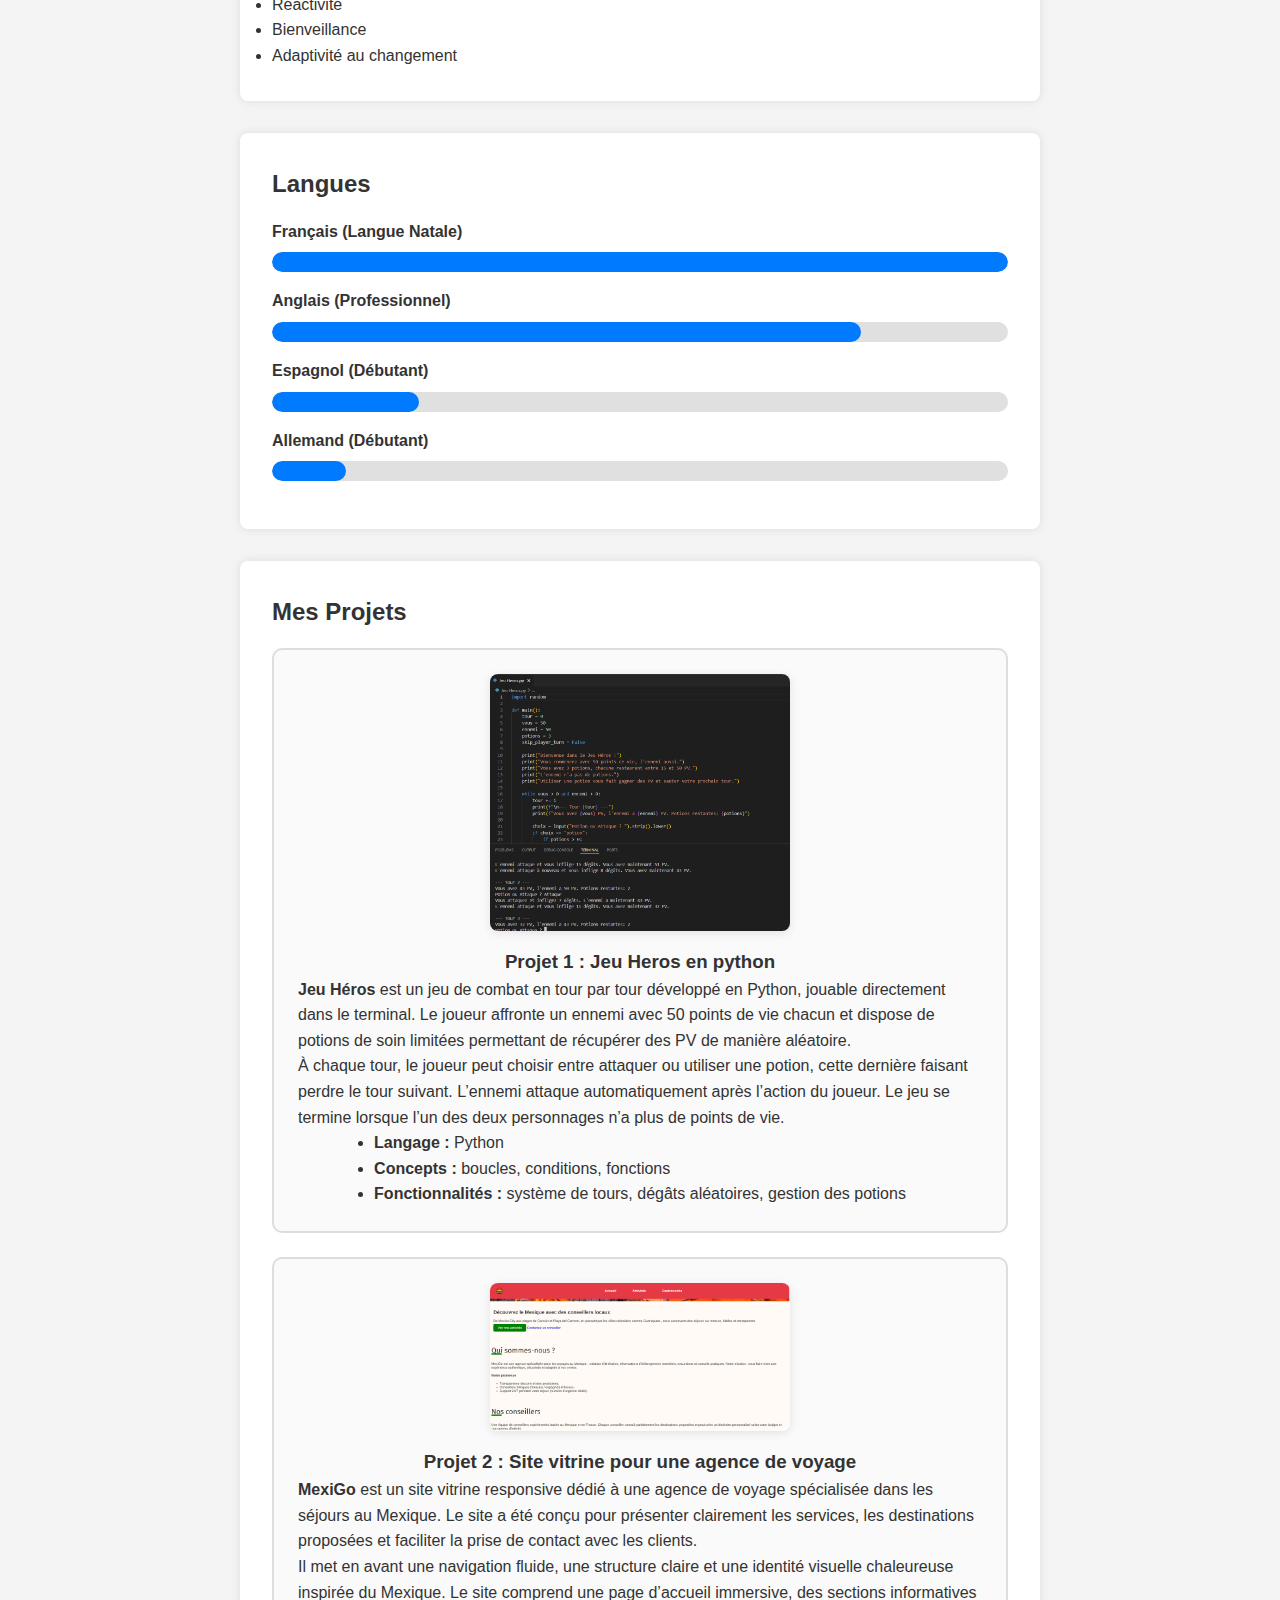
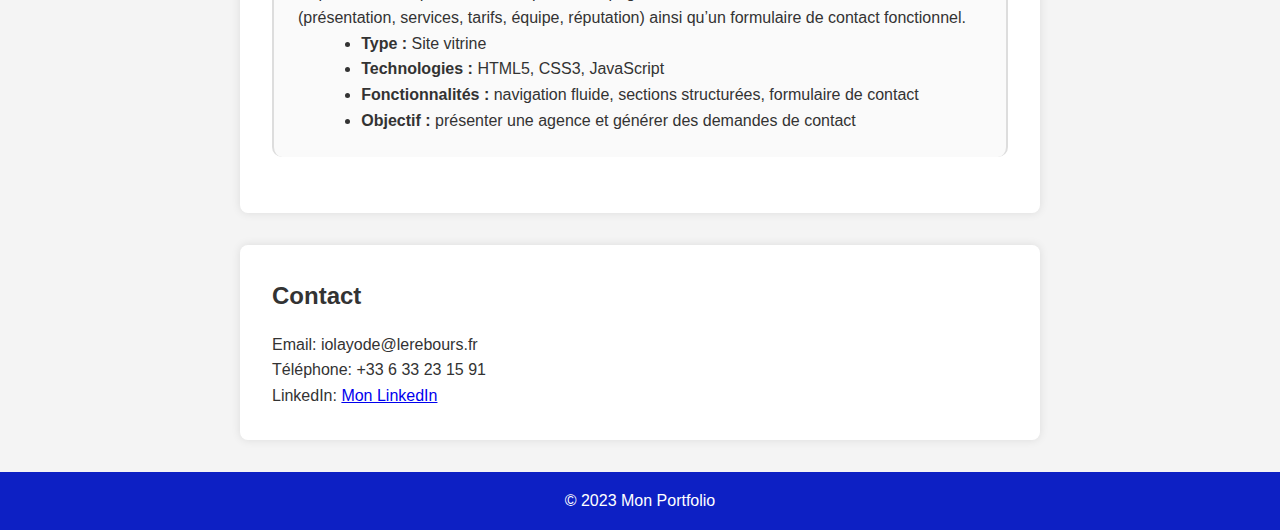
<file: CV-Portfolio/index.html>
<!DOCTYPE html>
<html lang="fr">
<head>
    <meta charset="UTF-8">
    <meta name="viewport" content="width=device-width, initial-scale=1.0">
    <title>Mon Portfolio</title>
    <link rel="stylesheet" href="styles.css">
</head>
<body>
    <header>
        <h1>Mon Portfolio</h1>
        <nav>
            <ul>
                <li><a href="#about">À propos</a></li>
                <li><a href="#education">Études</a></li>
                <li><a href="#skills">Compétences</a></li>
                <li><a href="#projects">Projets</a></li>
                <li><a href="#contact">Contact</a></li>
            </ul>
        </nav>
    </header>

    <section id="about">
        <h2>À propos de moi</h2>
        <p>Je suis un développeur passionné par le web et les jeux vidéo . Voici une brève description de mes compétences et expériences.</p>
        <p><strong>Region :</strong> Ile-de-France </p>
        <p><strong>Hobbies :</strong> Jeux vidéo, Voyage, Programmation, Cuisine et Basket-ball</p>
    </section>

    <section id="education">
        <h2>Mes Études</h2>
        <div class="education-item">
            <h3>BTS SIO - option SLAM </h3>
            <p>Lycée LeRebours , Paris 13éme, 2025 - 2027
            </p>
        </div>
        <div class="education-item">
            <h3>Baccalauréat Général</h3>
            <p>Lycée Jean-Racine, Montdidier, 2019 - 2021</p>
        </div>
    </section>

    <section id="skills">
        <h2>Mes Compétences</h2>
        <div class="skill">
            <span>HTML (Expert)</span>
            <div class="progress-bar">
                <div class="progress" style="width: 70%;"></div>
            </div>
        </div>
        <div class="skill">
            <span>CSS (Intermediate)</span>
            <div class="progress-bar">
                <div class="progress" style="width: 60%;"></div>
            </div>
        </div>
        <div class="skill">
            <span>Java (Beginner)</span>
            <div class="progress-bar">
                <div class="progress" style="width: 20%;"></div>
            </div>
        </div>
        <div class="skill">
            <span>JavaScript (Professionnel)</span>
            <div class="progress-bar">
                <div class="progress" style="width: 20%;"></div>
            </div>
        </div>
        <div class="skill">
            <span>Python (Professionnel)</span>
            <div class="progress-bar">
                <div class="progress" style="width: 90%;"></div>
            </div>
        </div>
        <div class="skill">
            <span>Unity (Beginner)</span>
            <div class="progress-bar">
                <div class="progress" style="width: 10%;"></div>
            </div>
        </div>
        <div class="skill">
            <span>SQL (Beginner)</span>
            <div class="progress-bar">
                <div class="progress" style="width: 30%;"></div>
            </div>
        </div>
    </section>

    <section id="personal-skills">
        <h2>Compétences Personnelles</h2>
        <ul>
            <li>Travail d'équipe </li>
            <li>Communication </li>
            <li>Curieux </li>
            <li>Réactivité </li>
            <li>Bienveillance </li>
            <li>Adaptivité au changement </li>
        </ul>
    </section>

    <section id="languages">
        <h2>Langues</h2>
        <div class="skill">
            <span>Français (Langue Natale)</span>
            <div class="progress-bar">
                <div class="progress" style="width: 100%;"></div>
            </div>
        </div>
        <div class="skill">
            <span>Anglais (Professionnel)</span>
            <div class="progress-bar">
                <div class="progress" style="width: 80%;"></div>
            </div>
        </div>
        <div class="skill">
            <span>Espagnol (Débutant)</span>
            <div class="progress-bar">
                <div class="progress" style="width: 20%;"></div>
            </div>
        </div>
        <div class="skill">
            <span>Allemand (Débutant)</span>
            <div class="progress-bar">
                <div class="progress" style="width: 10%;"></div>
            </div>
        </div>
    </section>

    <section id="projects">
        <h2>Mes Projets</h2>
        <div class="project">
            <img src="Image/Projet_jeu.png" alt="Image du Projet 1" class="project-image" onclick="zoomImage(this)">
            <h3>Projet 1 : Jeu Heros en python</h3>
            <p><strong>Jeu Héros</strong> est un jeu de combat en tour par tour développé en Python,
                jouable directement dans le terminal.
                Le joueur affronte un ennemi avec 50 points de vie chacun et dispose de potions
                de soin limitées permettant de récupérer des PV de manière aléatoire.
                </p>

            <p>
                À chaque tour, le joueur peut choisir entre attaquer ou utiliser une potion,
                cette dernière faisant perdre le tour suivant. L’ennemi attaque automatiquement
                après l’action du joueur. Le jeu se termine lorsque l’un des deux personnages
                n’a plus de points de vie.
            </p>

            <ul>
                <li><strong>Langage :</strong> Python</li>
                <li><strong>Concepts :</strong> boucles, conditions, fonctions</li>
                <li><strong>Fonctionnalités :</strong> système de tours, dégâts aléatoires, gestion des potions</li>
            </ul>

        </div>
        <div class="project">
            <img src="Image/Projet_Site.png" alt="Image du Projet 2" class="project-image" onclick="zoomImage(this)">
            <h3>Projet 2 : Site vitrine pour une agence de voyage</h3>
            <p><strong>MexiGo</strong> est un site vitrine responsive dédié à une agence de voyage
            spécialisée dans les séjours au Mexique. Le site a été conçu pour présenter
            clairement les services, les destinations proposées et faciliter la prise de contact
            avec les clients.
            </p>

            <p>
            Il met en avant une navigation fluide, une structure claire et une identité visuelle
            chaleureuse inspirée du Mexique. Le site comprend une page d’accueil immersive,
            des sections informatives (présentation, services, tarifs, équipe, réputation)
            ainsi qu’un formulaire de contact fonctionnel.
            </p>

            <ul>
            <li><strong>Type :</strong> Site vitrine</li>
            <li><strong>Technologies :</strong> HTML5, CSS3, JavaScript</li>
            <li><strong>Fonctionnalités :</strong> navigation fluide, sections structurées, formulaire de contact</li>
            <li><strong>Objectif :</strong> présenter une agence et générer des demandes de contact</li>
        </ul>
        </div>
    </section>
        </div>
    </section>

    <section id="contact">
        <h2>Contact</h2>
        <p>Email: iolayode@lerebours.fr</p>
        <p>Téléphone: +33 6 33 23 15 91</p>
        <p>LinkedIn: <a href="https://www.linkedin.com/in/ileri-olayode">Mon LinkedIn</a></p>
    </section>

    <footer>
        <p>&copy; 2023 Mon Portfolio</p>
    </footer>

    <script>
        function zoomImage(img) {
            const zoomed = document.createElement('div');
            zoomed.className = 'zoomed';
            zoomed.innerHTML = '<img src="' + img.src + '" alt="' + img.alt + '">';
            zoomed.onclick = function() {
                document.body.removeChild(zoomed);
            };
            document.body.appendChild(zoomed);
        }
    </script>
</body>
</html>
</file>
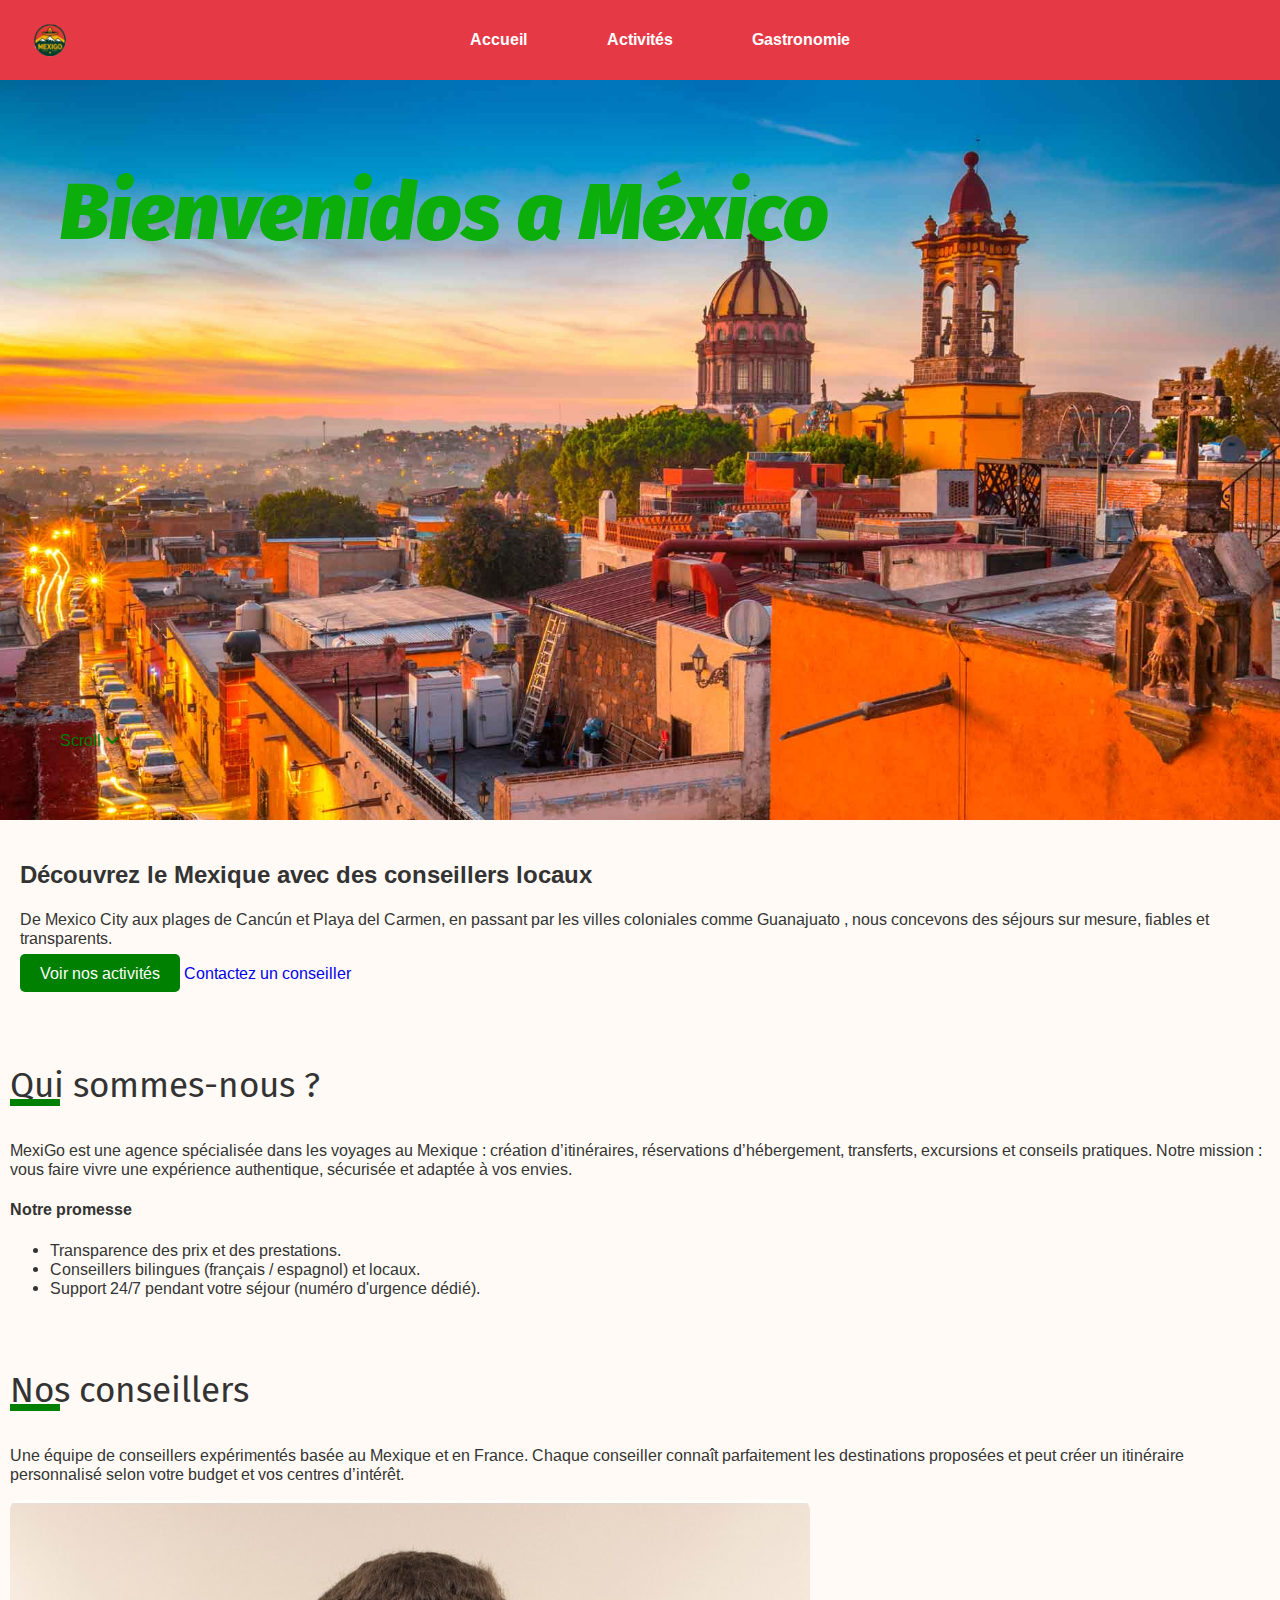
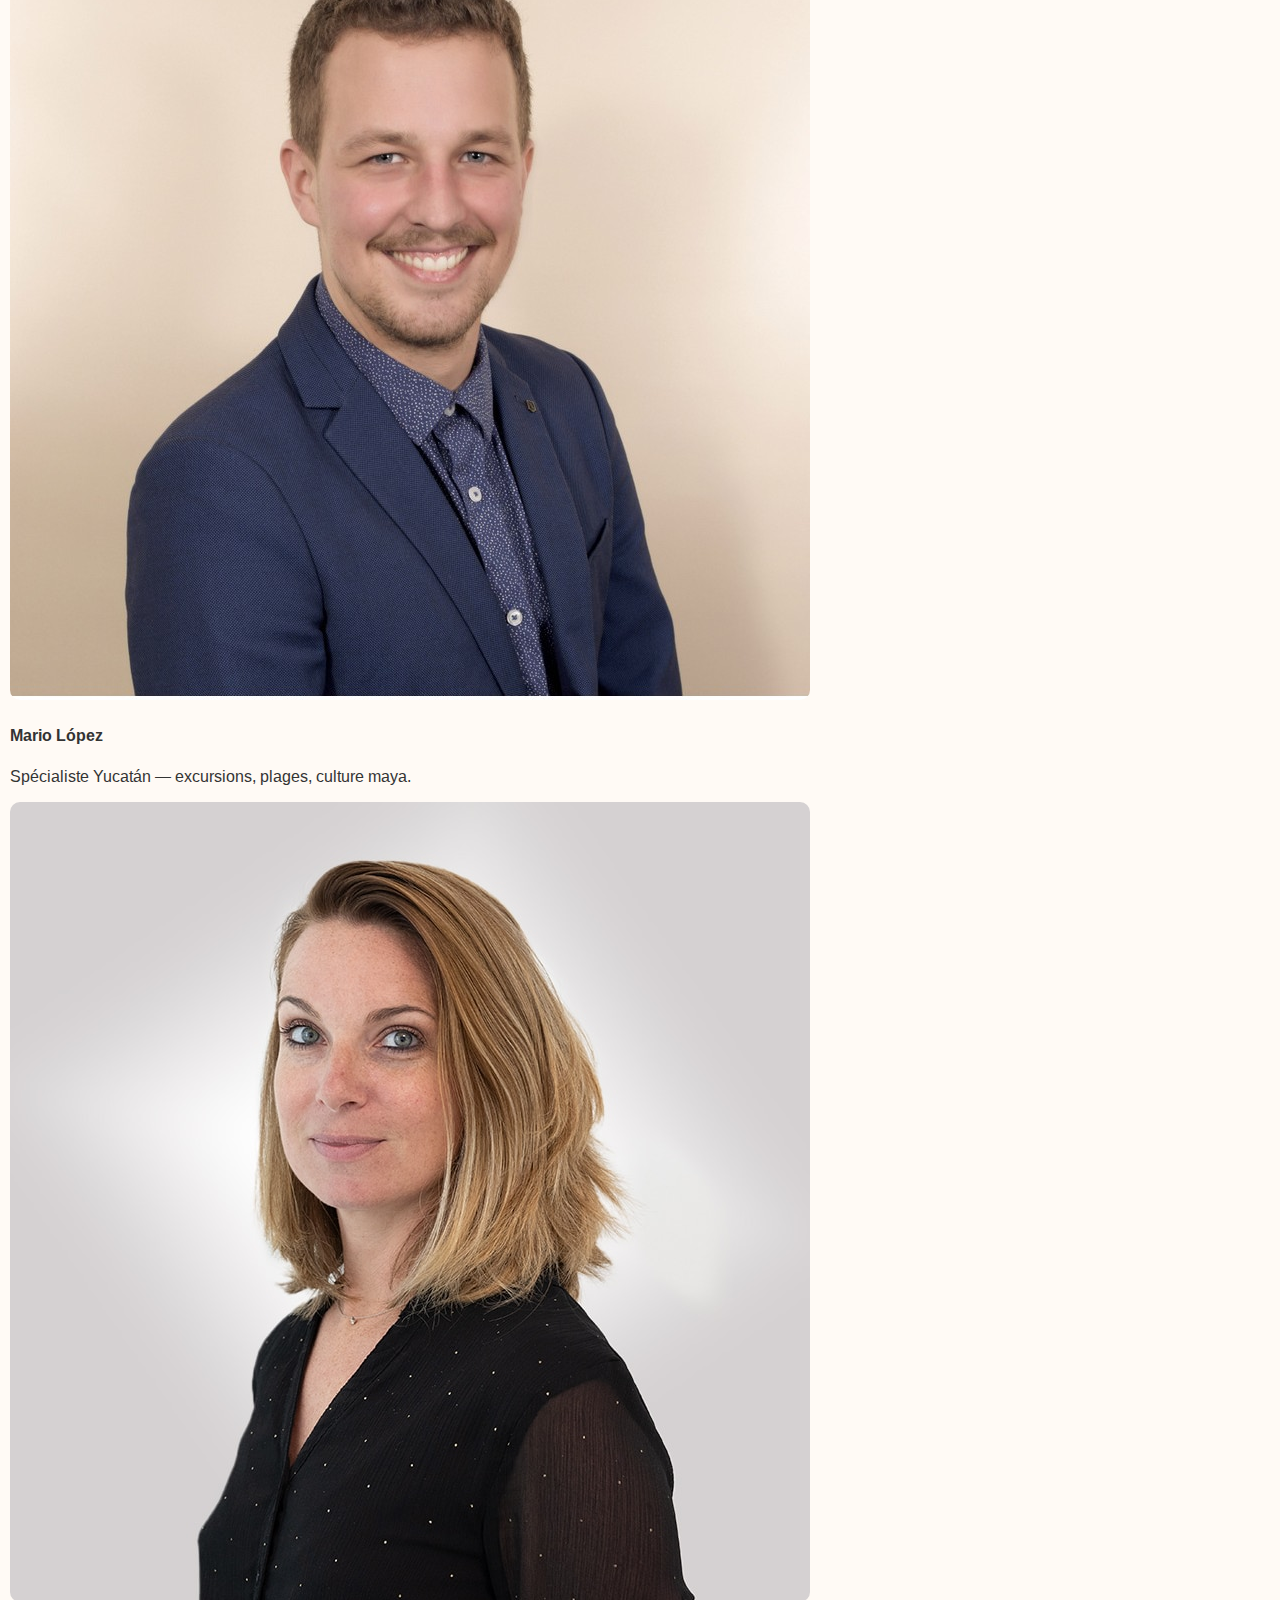
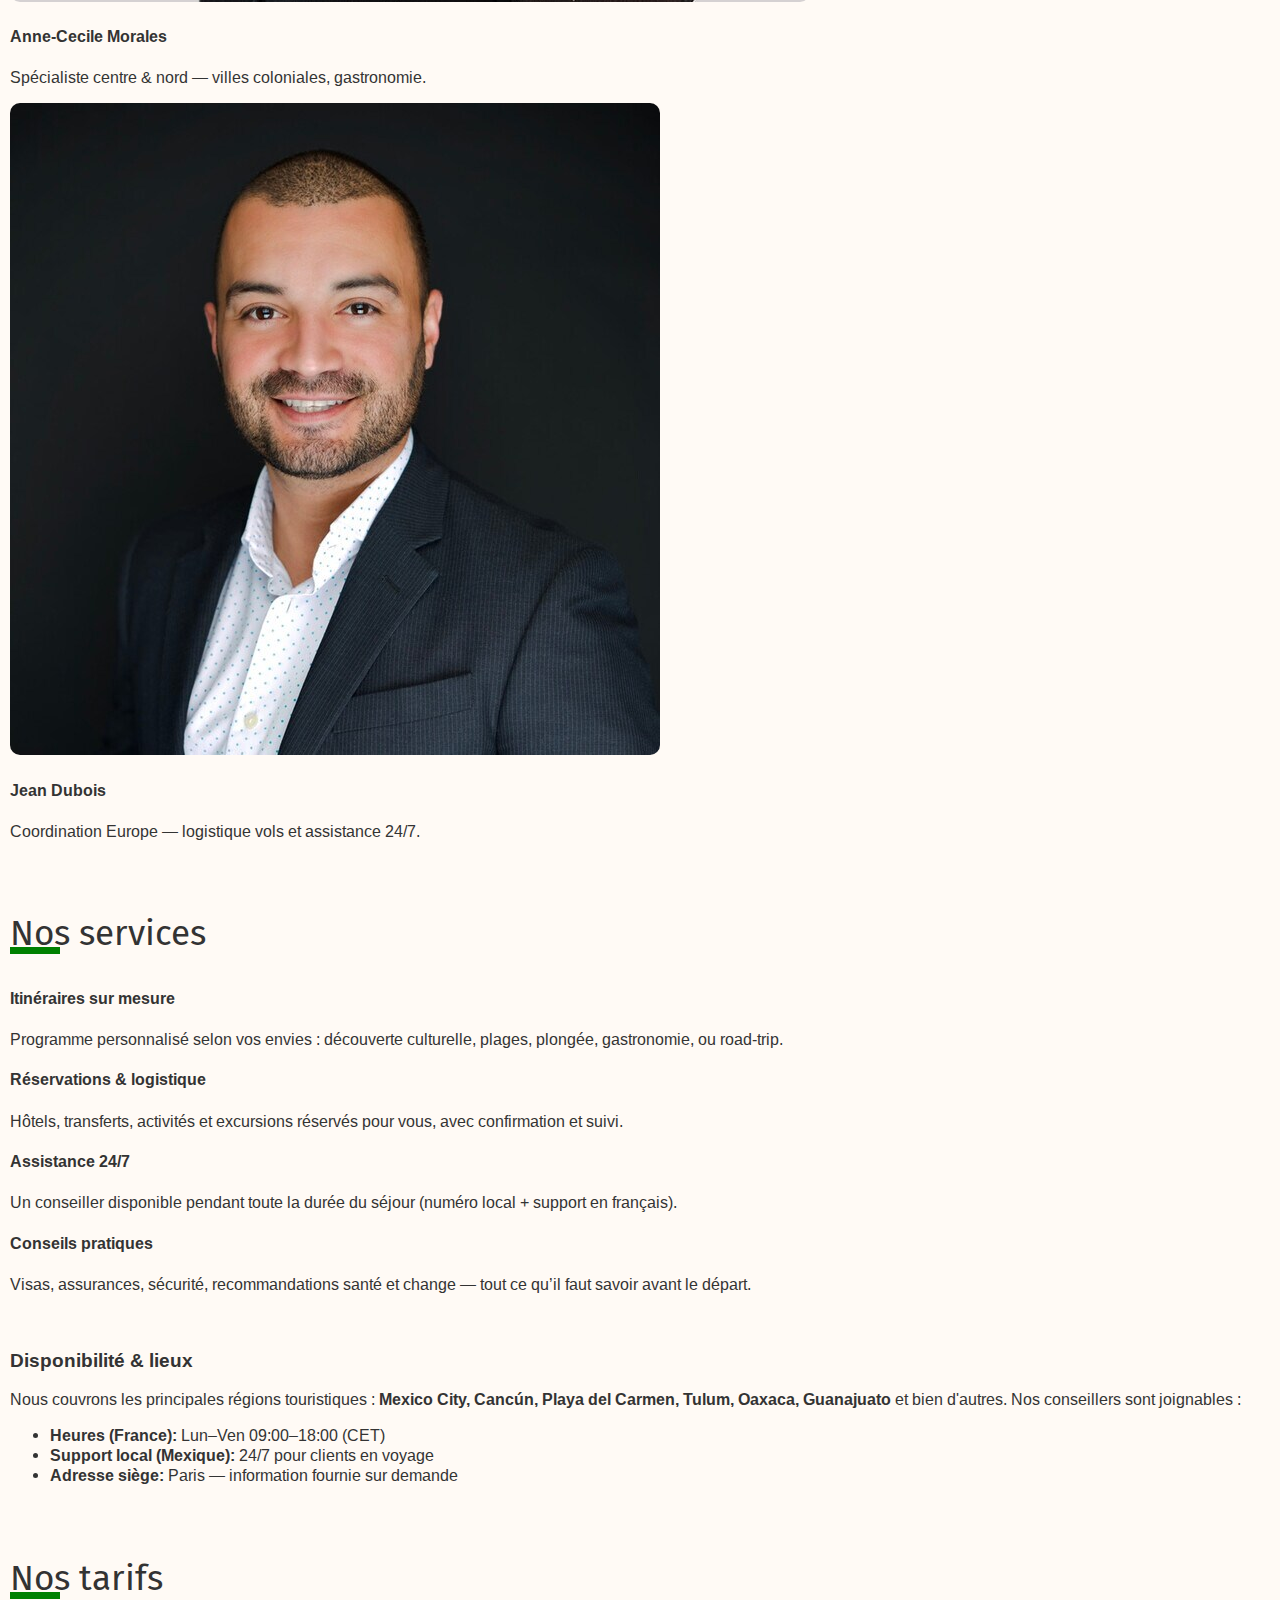
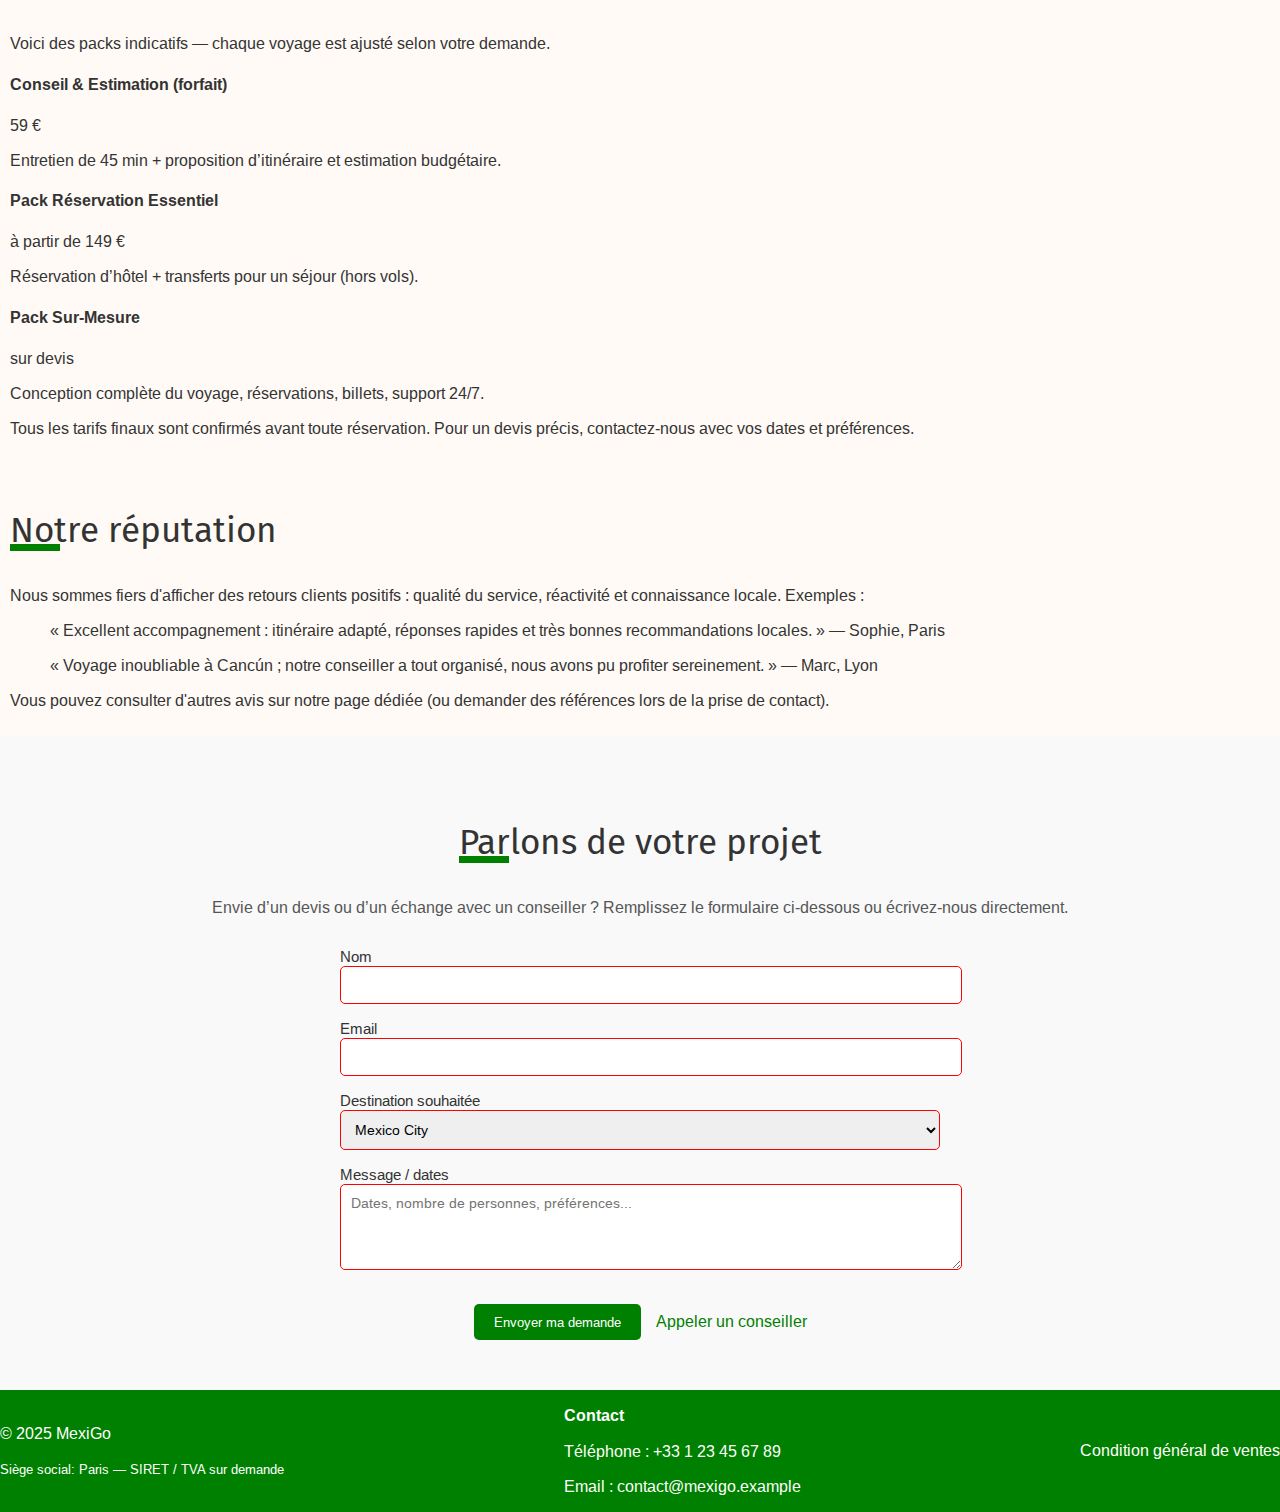
<file: PROJET-SCOLAIRE/Accueil.html>
<!doctype html>
<html lang="fr">
<head>
  <meta charset="utf-8" />
  <meta name="viewport" content="width=device-width,initial-scale=1" />
  <title>MexiGo — Accueil</title>
  <meta name="description" content="MexiGo — Agence spécialisée au Mexique. Conseillers locaux, offres sur mesure, disponibilité et réputation." />
  <link rel="stylesheet" href="accueil.css">
  <link rel="stylesheet" href="https://cdnjs.cloudflare.com/ajax/libs/font-awesome/6.2.0/css/all.min.css">
</head>

<body>
  <!-- Section de la page d'accueil avec en-tête et landing page -->
  <section class="page-haut" id="page-haut">
        <header class="entete">
            <img src="image/Logo.png" alt="Logo du site">
            <nav class="navigation">
                <li><a href="Accueil.html">Accueil</a></li>
                <li><a href="activites.html">Activités</a></li>
                <li><a href="Gastronomie.html">Gastronomie</a></li>
            </nav>
        </header>
        <div class="page-d-accueil">
            <h1 class="grand-titre"> Bienvenidos a México</h1>
            <a class="defiler" href="#contact" > Scroll <i class="fas fa-angle-down"></i></a>
        </div>
    </section>

  <!-- Section d'introduction -->
  <section class="introduction" id="introduction">
    <div class="conteneur">
      <h2>Découvrez le Mexique avec des conseillers locaux</h2>
      <p class="lead">De Mexico City aux plages de Cancún et Playa del Carmen, en passant par les villes coloniales comme Guanajuato , nous concevons des séjours sur mesure, fiables et transparents.</p>
      <p>
        <a href="activites.html" class="bouton-principal">Voir nos activités</a>
        <a href="#contact" class="bouton-secondaire">Contactez un conseiller</a>
      </p>
    </div>
  </section>

  <!-- Section de présentation de l'agence -->
  <section class="presentation" id="presentation">
    <div>
      <h3>Qui sommes-nous ?</h3>
      <p>MexiGo est une agence spécialisée dans les voyages au Mexique : création d’itinéraires, réservations d’hébergement, transferts, excursions et conseils pratiques. Notre mission : vous faire vivre une expérience authentique, sécurisée et adaptée à vos envies.</p>
      <h4>Notre promesse</h4>
      <ul>
        <li>Transparence des prix et des prestations.</li>
        <li>Conseillers bilingues (français / espagnol) et locaux.</li>
        <li>Support 24/7 pendant votre séjour (numéro d'urgence dédié).</li>
      </ul>
    </div>
  </section>

  <!-- Section des conseillers (équipe) -->
  <section class="equipe" id="equipe">
    <div>
      <h3>Nos conseillers</h3>
      <p>Une équipe de conseillers expérimentés basée au Mexique et en France. Chaque conseiller connaît parfaitement les destinations proposées et peut créer un itinéraire personnalisé selon votre budget et vos centres d’intérêt.</p>
      <div>
        <article >
          <img src="image/conseiller1.jpg" alt="Conseiller — Maria">
          <h4>Mario López</h4>
          <p>Spécialiste Yucatán — excursions, plages, culture maya.</p>
        </article>

        <article>
          <img src="image/conseiller2.jpg" alt="Conseiller — Javier">
          <h4>Anne-Cecile Morales</h4>
          <p>Spécialiste centre & nord — villes coloniales, gastronomie.</p>
        </article>

        <article>
          <img src="image/conseiller3.jpg" alt="Conseiller — Claire">
          <h4>Jean Dubois</h4>
          <p>Coordination Europe — logistique vols et assistance 24/7.</p>
        </article>
      </div>
    </div>
  </section>

  <!-- Section des services proposés -->
  <section class="service" id="service">
    <div>
      <h3>Nos services</h3>

      <div class="grille-services">
        <div class="service">
          <h4>Itinéraires sur mesure</h4>
          <p>Programme personnalisé selon vos envies : découverte culturelle, plages, plongée, gastronomie, ou road-trip.</p>
        </div>

        <div class="service">
          <h4>Réservations & logistique</h4>
          <p>Hôtels, transferts, activités et excursions réservés pour vous, avec confirmation et suivi.</p>
        </div>

        <div class="service">
          <h4>Assistance 24/7</h4>
          <p>Un conseiller disponible pendant toute la durée du séjour (numéro local + support en français).</p>
        </div>

        <div class="service">
          <h4>Conseils pratiques</h4>
          <p>Visas, assurances, sécurité, recommandations santé et change — tout ce qu’il faut savoir avant le départ.</p>
        </div>
      </div>
    </div>
  </section>

  <!-- Section de disponibilité et lieux couverts -->
  <section class="disponibilite" id="disponibilite">
    <div class="conteneur">
      <h3>Disponibilité & lieux</h3>
      <p>Nous couvrons les principales régions touristiques : <strong>Mexico City, Cancún, Playa del Carmen, Tulum, Oaxaca, Guanajuato</strong> et bien d'autres. Nos conseillers sont joignables :</p>

      <ul class="disponibilite">
        <li><strong>Heures (France):</strong> Lun–Ven 09:00–18:00 (CET)</li>
        <li><strong>Support local (Mexique):</strong> 24/7 pour clients en voyage</li>
        <li><strong>Adresse siège:</strong> Paris — information fournie sur demande</li>
      </ul>
    </div>
  </section>

  <!-- Section des tarifs -->
  <section class="tarif" id="tarif">
    <div class="conteneur">
      <h3>Nos tarifs </h3>
      <p>Voici des packs indicatifs — chaque voyage est ajusté selon votre demande.</p>

      <div class="grille-tarifs">
        <div class="carte-prix">
          <h4>Conseil & Estimation (forfait)</h4>
          <p class="price">59 €</p>
          <p class="desc">Entretien de 45 min + proposition d’itinéraire et estimation budgétaire.</p>
        </div>

        <div class="carte-prix">
          <h4>Pack Réservation Essentiel</h4>
          <p class="price">à partir de 149 €</p>
          <p class="desc">Réservation d’hôtel + transferts pour un séjour (hors vols).</p>
        </div>

        <div class="carte-prix">
          <h4>Pack Sur-Mesure</h4>
          <p class="price">sur devis</p>
          <p class="desc">Conception complète du voyage, réservations, billets, support 24/7.</p>
        </div>
      </div>

      <p class="note">Tous les tarifs finaux sont confirmés avant toute réservation. Pour un devis précis, contactez-nous avec vos dates et préférences.</p>
    </div>
  </section>

  <!-- Section de la réputation et témoignages -->
  <section class="reputation" id="reputation">
    <div class="conteneur">
      <h3>Notre réputation</h3>
      <p>Nous sommes fiers d'afficher des retours clients positifs : qualité du service, réactivité et connaissance locale. Exemples :</p>

      <blockquote class="temoignage">
        « Excellent accompagnement : itinéraire adapté, réponses rapides et très bonnes recommandations locales. » — Sophie, Paris
      </blockquote>

      <blockquote class="temoignage">
        « Voyage inoubliable à Cancún ; notre conseiller a tout organisé, nous avons pu profiter sereinement. » — Marc, Lyon
      </blockquote>

      <p>Vous pouvez consulter d'autres avis sur notre page dédiée (ou demander des références lors de la prise de contact).</p>
    </div>
  </section>

  <!-- Section de contact avec formulaire -->
  <section class="contact" id="contact">
    <div>
      <h3>Parlons de votre projet</h3>
      <p>Envie d’un devis ou d’un échange avec un conseiller ? Remplissez le formulaire ci-dessous ou écrivez-nous directement.</p>

      <form action="#" method="post" class="formulaire-contact" novalidate>
        <div class="ligne-formulaire">
          <label for="nom">Nom</label>
          <input id="nom" name="nom" type="text" required>
        </div>

        <div class="ligne-formulaire">
          <label for="email">Email</label>
          <input id="email" name="email" type="email" required>
        </div>

        <div class="ligne-formulaire">
          <label for="dest">Destination souhaitée</label>
          <select id="dest" name="dest">
            <option>Mexico City</option>
            <option>Cancún</option>
            <option>Playa del Carmen</option>
            <option>Guanajuato</option>
            <option>Autre</option>
          </select>
        </div>

        <div class="ligne-formulaire">
          <label for="message">Message / dates</label>
          <textarea id="message" name="message" rows="4" placeholder="Dates, nombre de personnes, préférences..."></textarea>
        </div>

        <div class="actions-formulaire">
          <button type="submit" class="bouton-principal">Envoyer ma demande</button>
          <a href="tel:+33633231591" class="lien-bouton">Appeler un conseiller</a>
        </div>
      </form>
    </div>
  </section>

  <!-- Pied de page -->
  <footer class="copyright">
    <div>
        <p>&copy; 2025 MexiGo</p>
        <p><small>Siège social: Paris — SIRET / TVA sur demande</small></p>
      </div>

      <div>
        <p><strong>Contact</strong></p>
        <p>Téléphone : +33 1 23 45 67 89</p>
        <p>Email : contact@mexigo.example</p>
      </div>
      
      
    </div>
    <a class="cgv"> Condition général de ventes</a>
  </footer>
  <script src="script.js"></script>
</body>
</html>
</file>
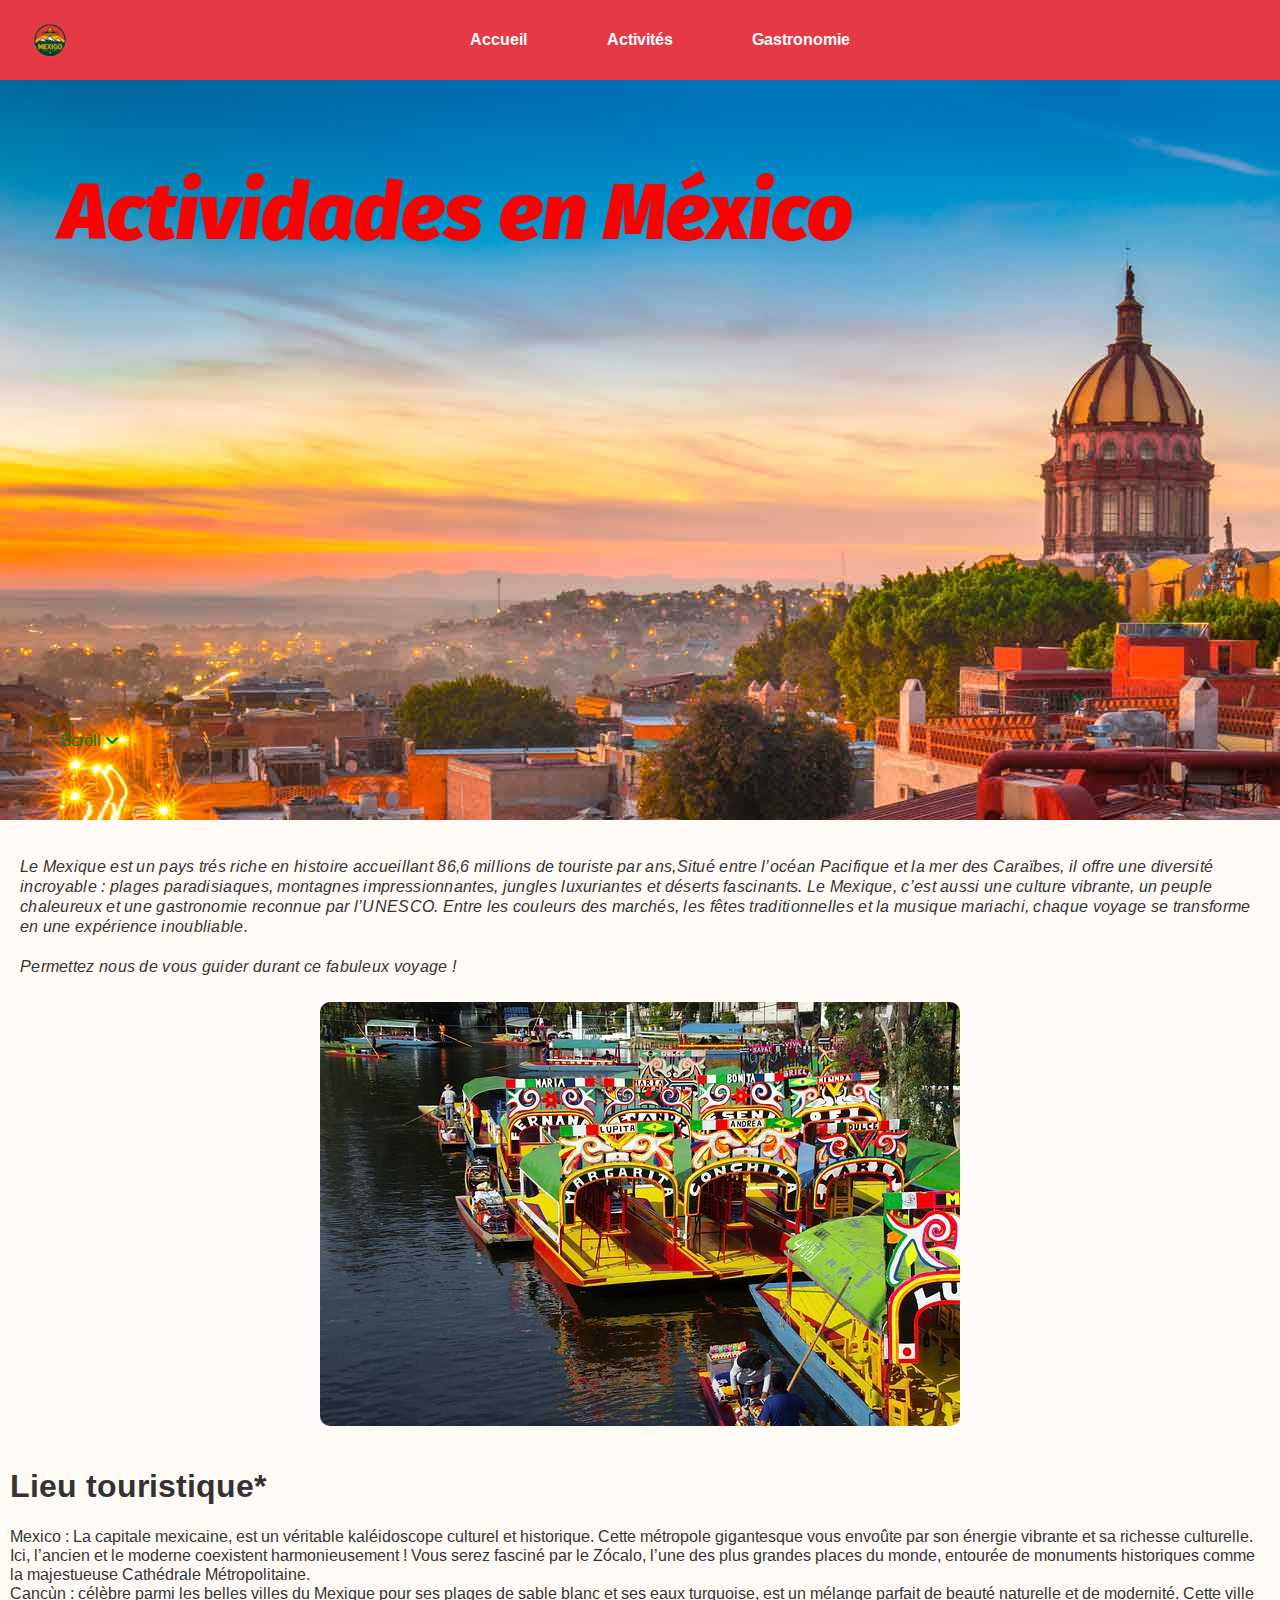
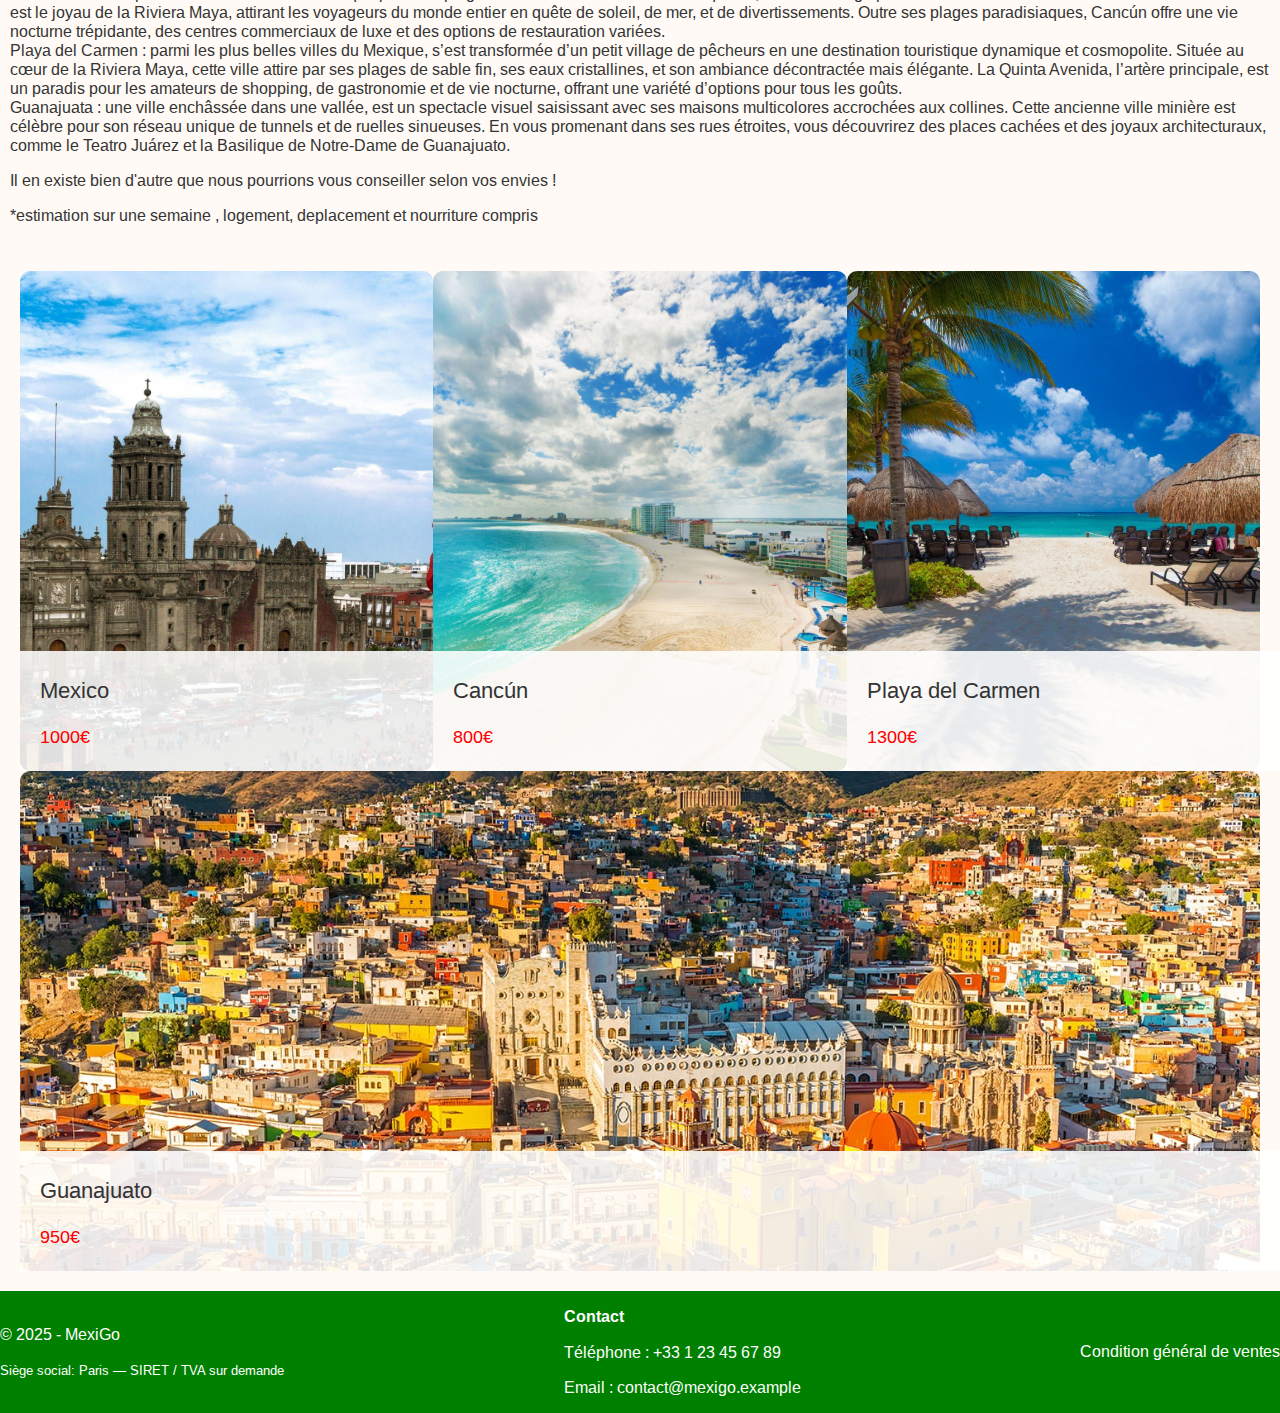
<file: PROJET-SCOLAIRE/activites.html>
<!DOCTYPE html>
<html lang="fr">
<head>
    <meta charset="UTF-8">
    <meta name="viewport" content="width=device-width, initial-scale=1.0">
    <title>MexiGo - Agence touristique du Mexique</title>
    <link rel="stylesheet" href="activités.css">
    <link rel="stylesheet" href="https://cdnjs.cloudflare.com/ajax/libs/font-awesome/6.2.0/css/all.min.css">
</head>
<body>
    <!-- Section de la page d'accueil avec en-tête et landing page -->
    <section class="page-haut" id="page-haut">
        <header class="entete">
            <img src="image/Logo.png" alt="Logo du site">
            <nav class="navigation">
                <li><a href="Accueil.html">Accueil</a></li>
                <li><a href="#developpement">Activités</a></li>
                <li><a href="Gastronomie.html">Gastronomie</a></li>
            </nav>
        </header>

        
        <div class="page-d-accueil">
            <h1 class="grand-titre"> Actividades en México</h1>
            <a class="defiler" href="#photos" > Scroll <i class="fas fa-angle-down"></i></a>
        </div>
    </section>
    <!-- Section d'introduction aux activités -->
    <section class="introduction" id="introduction">
        <p class="introduction1">Le Mexique est un pays trés riche en histoire accueillant 86,6 millions de touriste par ans,Situé entre l’océan Pacifique et la mer des Caraïbes, il offre une diversité incroyable : plages paradisiaques, montagnes impressionnantes, jungles luxuriantes et déserts fascinants.
           Le Mexique, c’est aussi une culture vibrante, un peuple chaleureux et une gastronomie reconnue par l’UNESCO. Entre les couleurs des marchés, les fêtes traditionnelles et la musique mariachi, chaque voyage se transforme en une expérience inoubliable.
            <br><br>Permettez nous de vous guider durant ce fabuleux voyage !
        </p>
        <img src="image/mexique1.jpg" alt="image">

    </section>
    <!-- Section de développement des lieux touristiques -->
    <section class="developpement" id="developpement">
        <h1 class="lieu">Lieu touristique*</h1>
        <li class="introduction2">Mexico : La capitale mexicaine, est un véritable kaléidoscope culturel et historique. Cette métropole gigantesque vous envoûte par son énergie vibrante et sa richesse culturelle. Ici, l’ancien et le moderne coexistent harmonieusement ! Vous serez fasciné par le Zócalo, l’une des plus grandes places du monde, entourée de monuments historiques comme la majestueuse Cathédrale Métropolitaine. </li>
        <li class="introduction2">Cancùn : célèbre parmi les belles villes du Mexique pour ses plages de sable blanc et ses eaux turquoise, est un mélange parfait de beauté naturelle et de modernité. Cette ville est le joyau de la Riviera Maya, attirant les voyageurs du monde entier en quête de soleil, de mer, et de divertissements. Outre ses plages paradisiaques, Cancún offre une vie nocturne trépidante, des centres commerciaux de luxe et des options de restauration variées.</li>
        <li class="introduction2">Playa del Carmen :  parmi les plus belles villes du Mexique, s’est transformée d’un petit village de pêcheurs en une destination touristique dynamique et cosmopolite. Située au cœur de la Riviera Maya, cette ville attire par ses plages de sable fin, ses eaux cristallines, et son ambiance décontractée mais élégante. La Quinta Avenida, l’artère principale, est un paradis pour les amateurs de shopping, de gastronomie et de vie nocturne, offrant une variété d’options pour tous les goûts.</li>
        <li class="introduction2">Guanajuata : une ville enchâssée dans une vallée, est un spectacle visuel saisissant avec ses maisons multicolores accrochées aux collines. Cette ancienne ville minière est célèbre pour son réseau unique de tunnels et de ruelles sinueuses. En vous promenant dans ses rues étroites, vous découvrirez des places cachées et des joyaux architecturaux, comme le Teatro Juárez et la Basilique de Notre-Dame de Guanajuato.</li>
        <p class="introduction2"> Il en existe bien d'autre que nous pourrions vous conseiller selon vos envies !</p>
        <p>*estimation sur une semaine , logement, deplacement et nourriture compris </p>
    </section>

    <!-- Section des photos des lieux -->
    <section class="photos" id="photos">
        <div class="photo-lieu">
            <a class=" lieu-mexi Mexico">
                <div class="lieu-detail">
                    <p class="nom-ville"> Mexico </p>
                    <p class="estimation"> 1000€</p>
                </div>
            </a>
            <a class="lieu-mexi Cancun">
                <div class="lieu-detail">
                    <p class="nom-ville"> Cancún </p>
                    <p class="estimation"> 800€</p>
                </div>
            </a>
            <a class="lieu-mexi Playa">
                <div class="lieu-detail">
                    <p class="nom-ville"> Playa del Carmen </p>
                    <p class="estimation"> 1300€</p>
                </div>
            </a>
            <a class="lieu-mexi Guanajuato">
                <div class="lieu-detail">
                    <p class="nom-ville"> Guanajuato </p>
                    <p class="estimation"> 950€</p>
                </div>
            </a>
        </div>
    </section>
    <!-- Pied de page -->
    <footer class="copyright">
        <div>
        <p >&copy; 2025 - MexiGo</p>
        <p><small>Siège social: Paris — SIRET / TVA sur demande</small></p>
        </div>
        <div>
            <p><strong>Contact</strong></p>
            <p>Téléphone : +33 1 23 45 67 89</p>
            <p>Email : contact@mexigo.example</p>
        </div>
        <a class="cgv"> Condition général de ventes</a>
    </footer>
    <script src="script.js"></script>
</body>
</html>
</file>
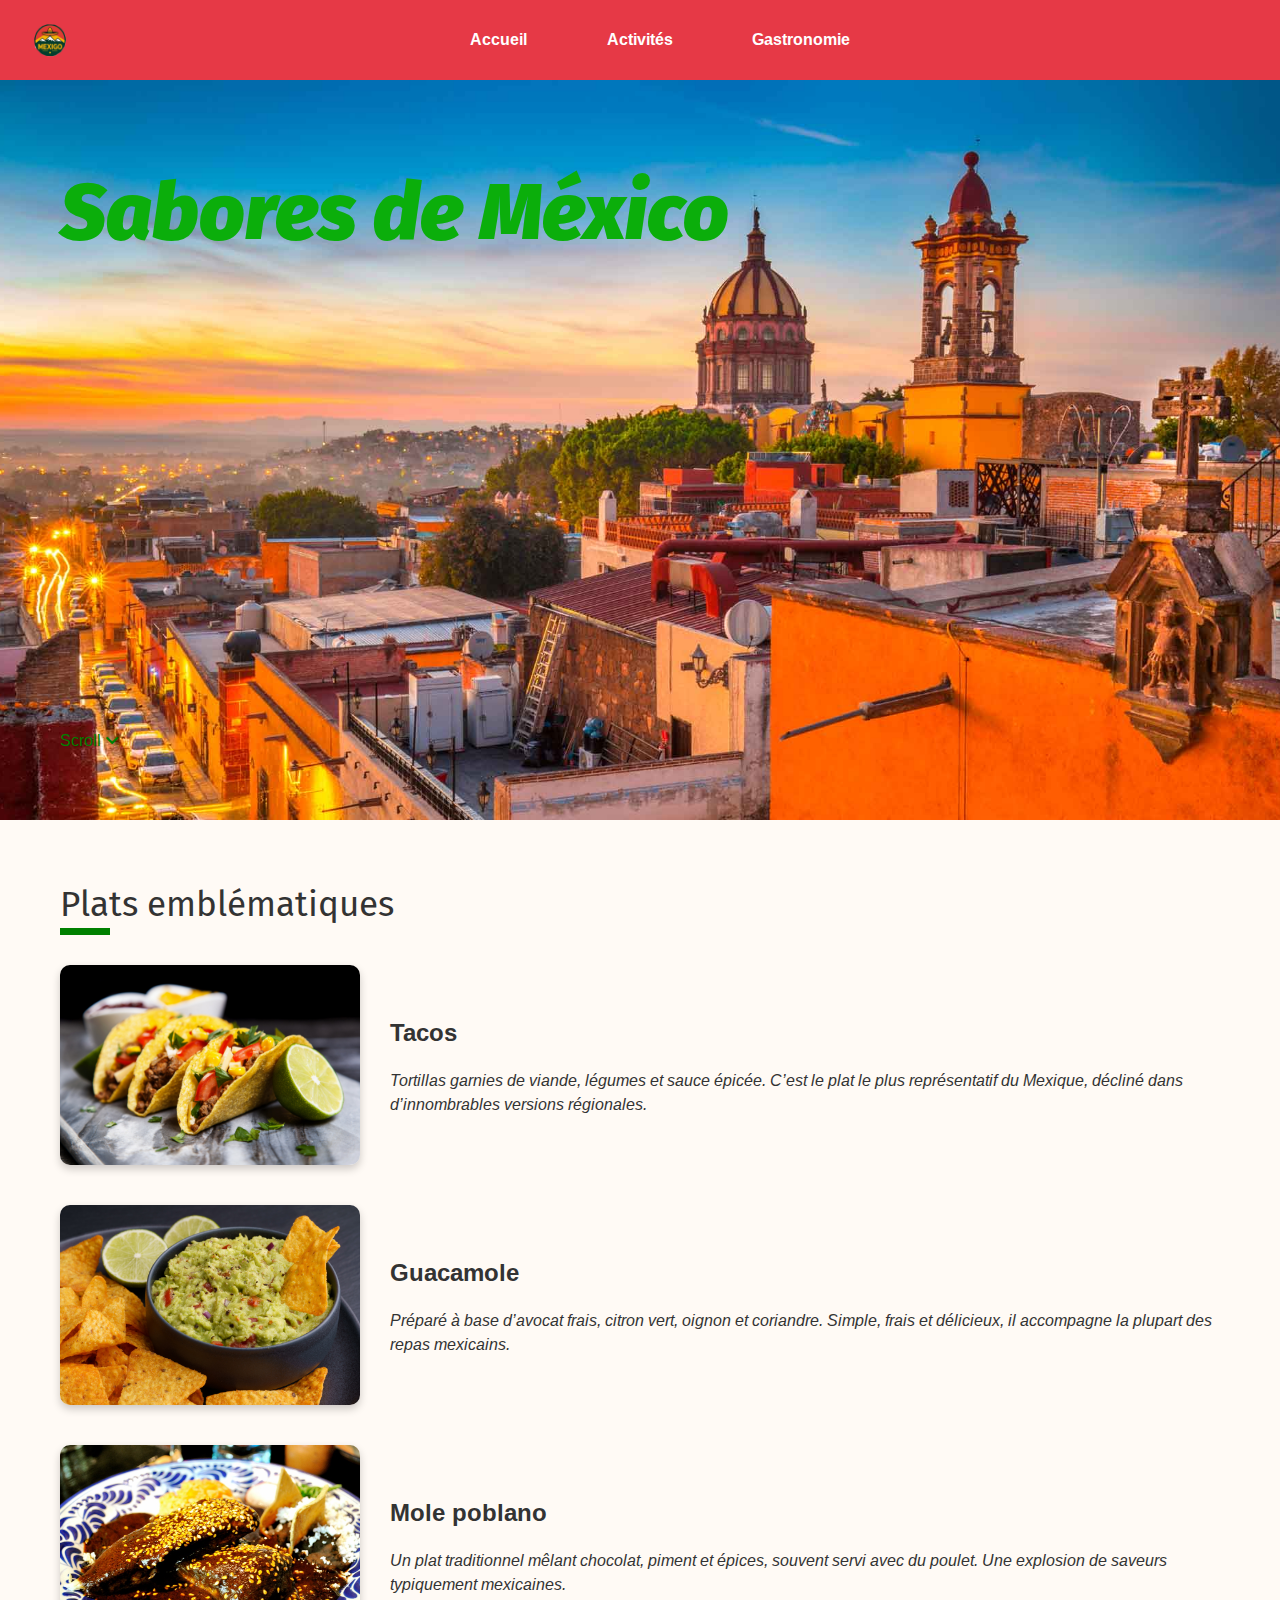
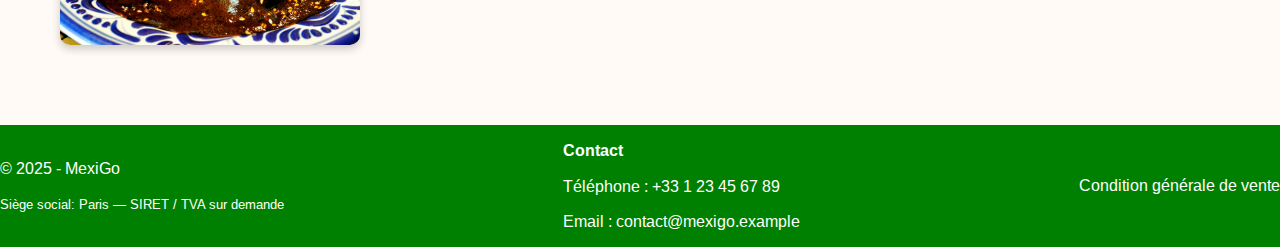
<file: PROJET-SCOLAIRE/Gastronomie.html>
<!DOCTYPE html>
<html lang="fr">
<head>
    <meta charset="UTF-8">
    <meta name="viewport" content="width=device-width, initial-scale=1.0">
    <title>MexiGo - Gastronomie du Mexique</title>
    <link rel="stylesheet" href="gastronomie.css">
    <link rel="stylesheet" href="https://cdnjs.cloudflare.com/ajax/libs/font-awesome/6.2.0/css/all.min.css">
</head>
<body>
    <!-- Section de la page d'accueil avec en-tête et landing page -->
    <section class="page-haut" id="page-haut">
        <header class="entete">
            <img src="image/Logo.png" alt="Logo du Site">
            <nav class="navigation">
                <li><a href="Accueil.html">Accueil</a></li>
                <li><a href="activites.html">Activités</a></li>
                <li><a href="Gastronomie.html" >Gastronomie</a></li>
            </nav>
        </header>
        <div class="page-d-accueil">
            <h1 class="grand-titre">Sabores de México</h1>
            <a class="defiler" href="#plats" > Scroll <i class="fas fa-angle-down"></i></a>
        </div>
    </section>

    <!-- Section des plats emblématiques -->
    <section class="plats" id="plats">
        <h1>Plats emblématiques</h1>
        <div class="plat">
            <img src="image/tacos.jpg" alt="Tacos">
            <div class="texte-plat">
                <h2>Tacos</h2>
                <p>Tortillas garnies de viande, légumes et sauce épicée.
                C’est le plat le plus représentatif du Mexique, décliné dans d’innombrables versions régionales.</p>
            </div>
        </div>

        <div class="plat">
            <img src="image/guacamole.jpg" alt="Guacamole">
            <div class="texte-plat">
                <h2>Guacamole</h2>
                <p>Préparé à base d’avocat frais, citron vert, oignon et coriandre.
                Simple, frais et délicieux, il accompagne la plupart des repas mexicains.</p>
            </div>
        </div>

        <div class="plat">
            <img src="image/mole.jpg" alt="Mole poblano">
            <div class="texte-plat">
                <h2>Mole poblano</h2>
                <p>Un plat traditionnel mêlant chocolat, piment et épices, souvent servi avec du poulet.
                Une explosion de saveurs typiquement mexicaines.</p>
            </div>
        </div>
    </section>

    <!-- Pied de page -->
    <footer class="copyright">
        <div>
            <p>&copy; 2025 - MexiGo</p>
            <p><small>Siège social: Paris — SIRET / TVA sur demande</small></p>
        </div>
        <div>
            <p><strong>Contact</strong></p>
            <p>Téléphone : +33 1 23 45 67 89</p>
            <p>Email : contact@mexigo.example</p>
        </div>
        <a class="cgv">Condition générale de vente</a>
    </footer>
    <script src="script.js"></script>
</body>
</html>
</file>
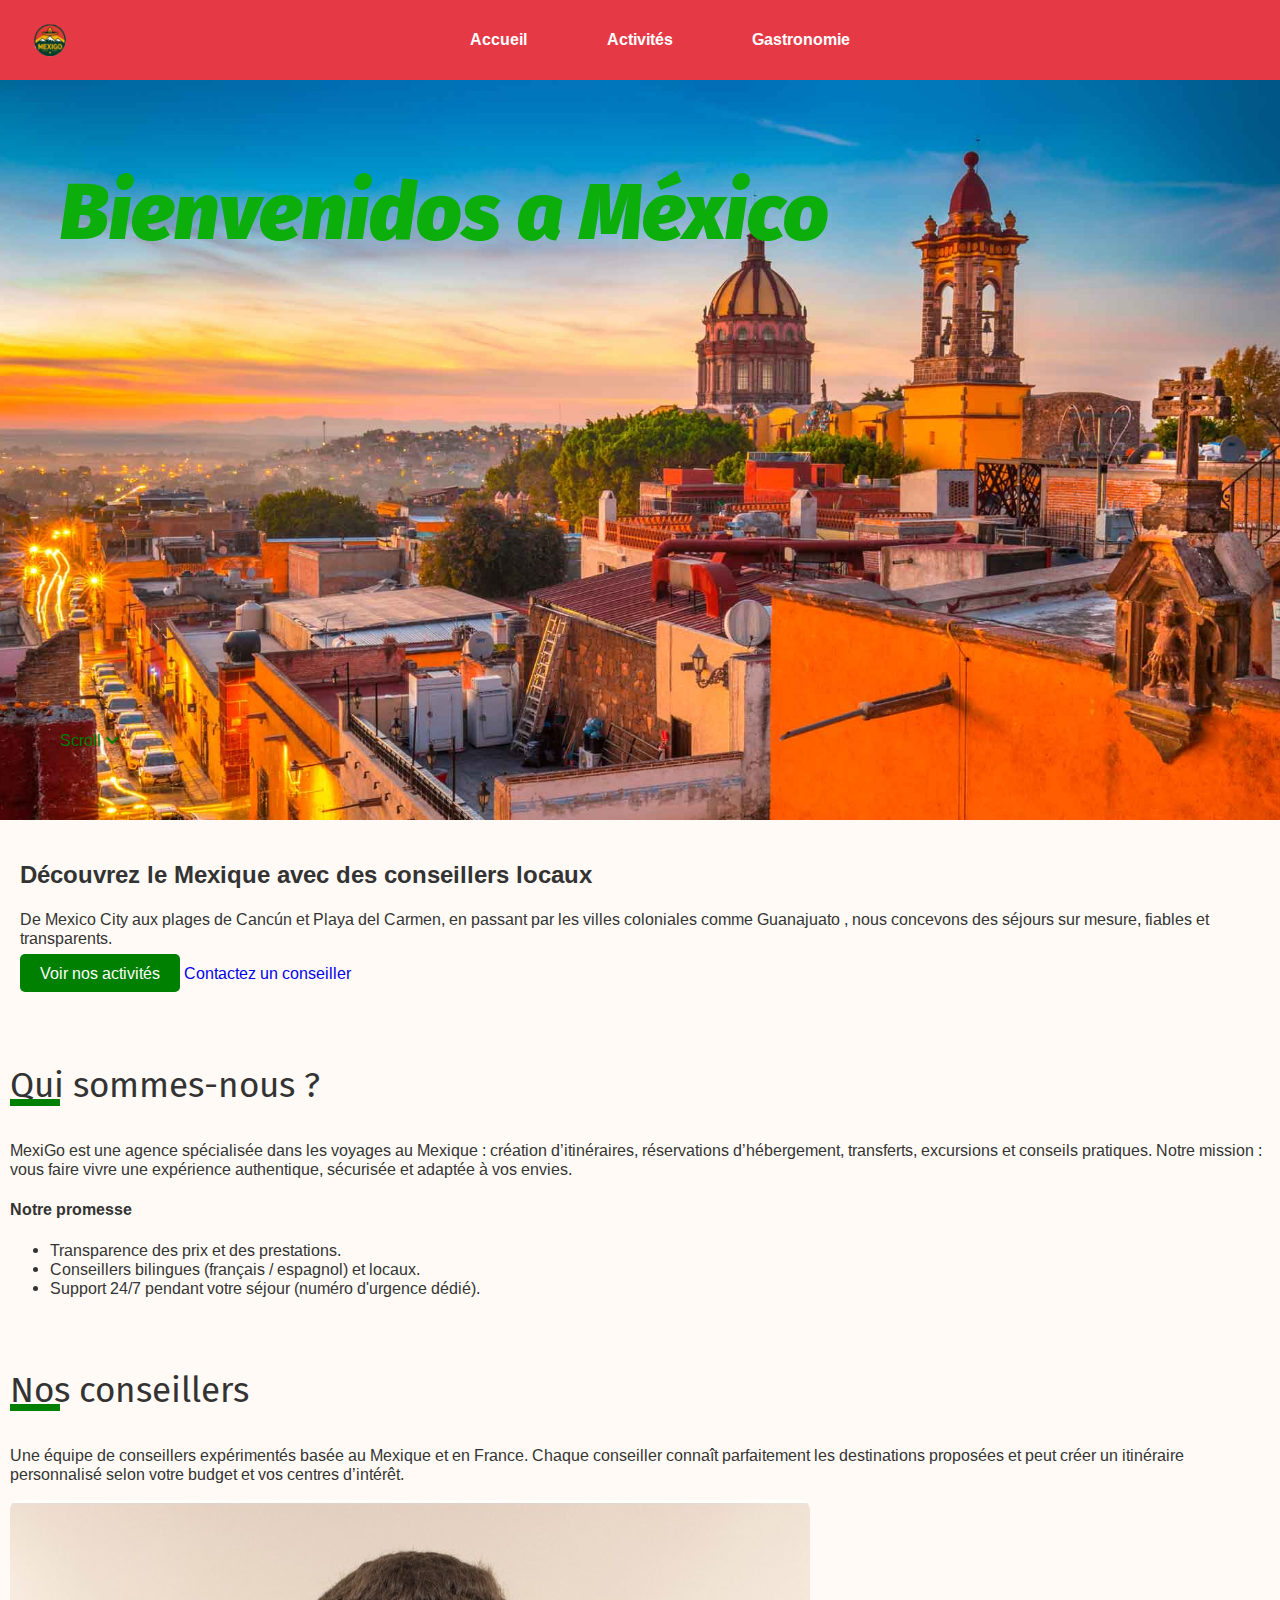
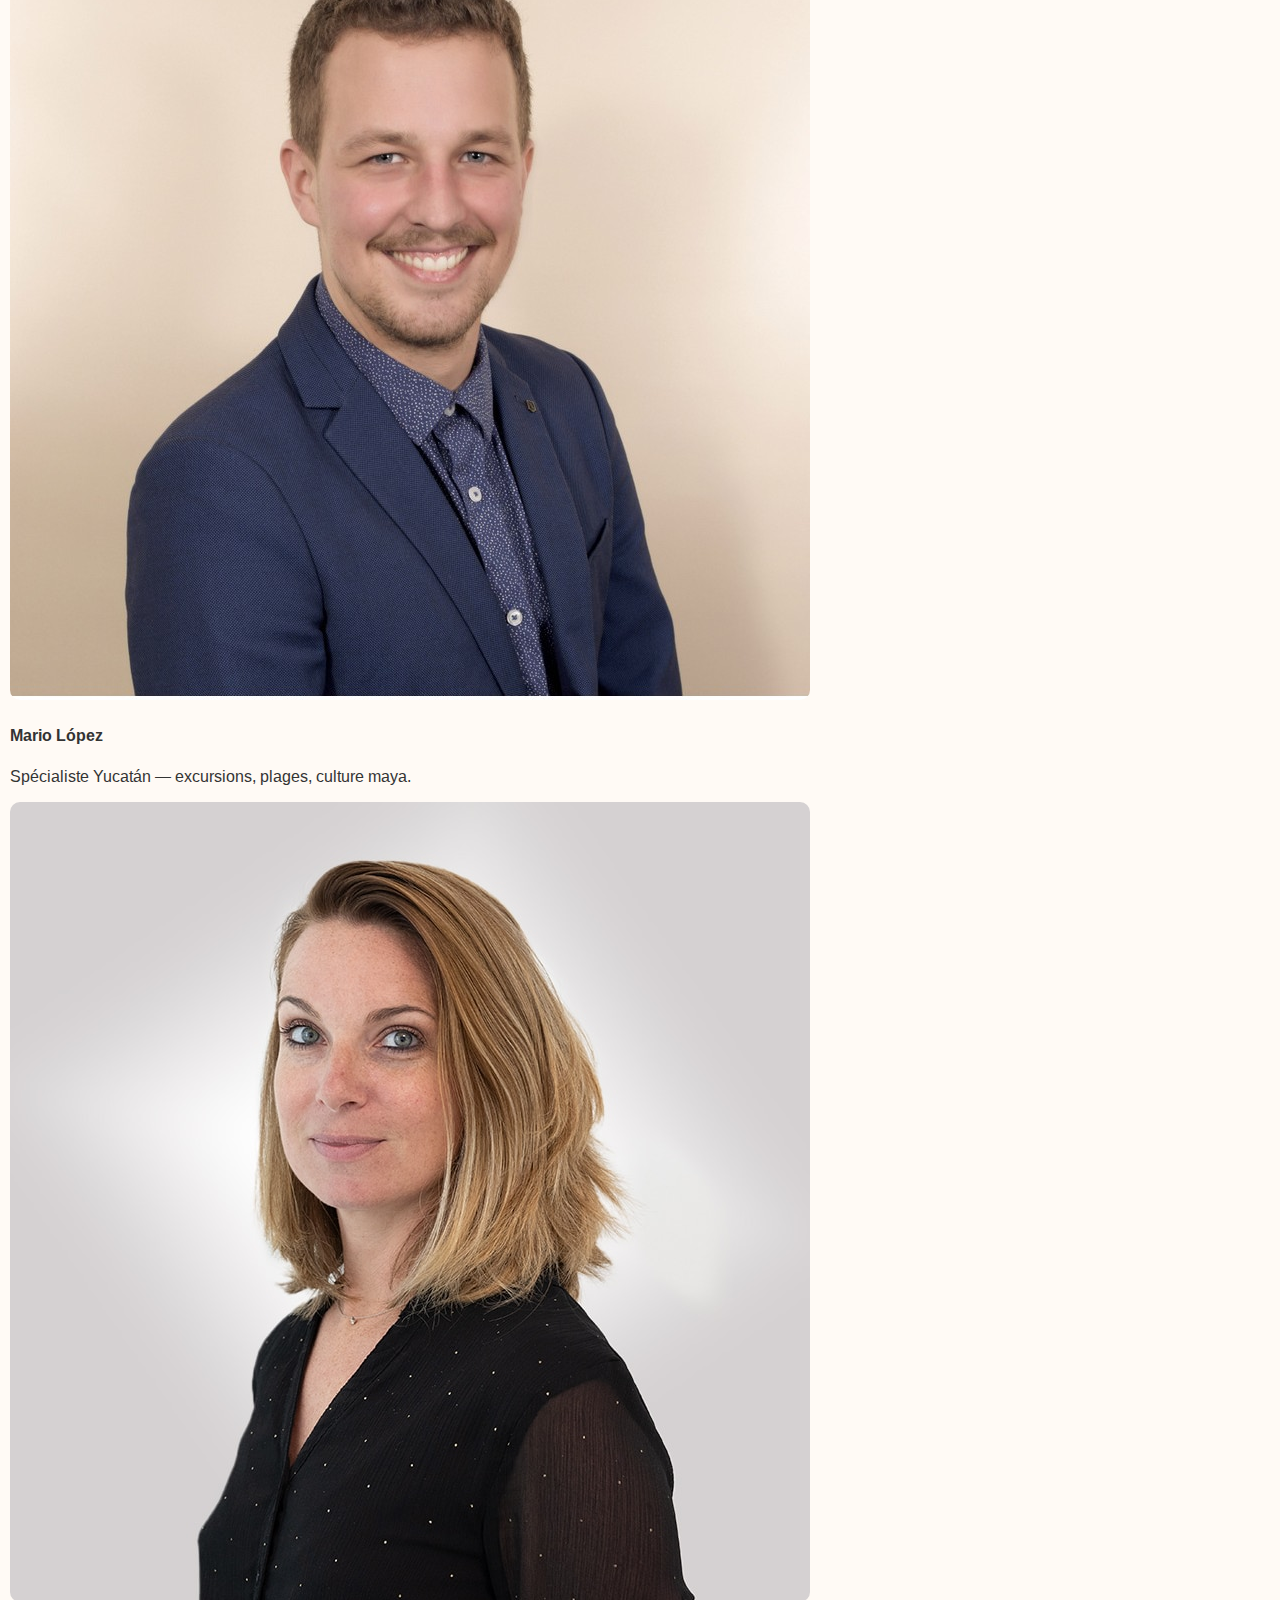
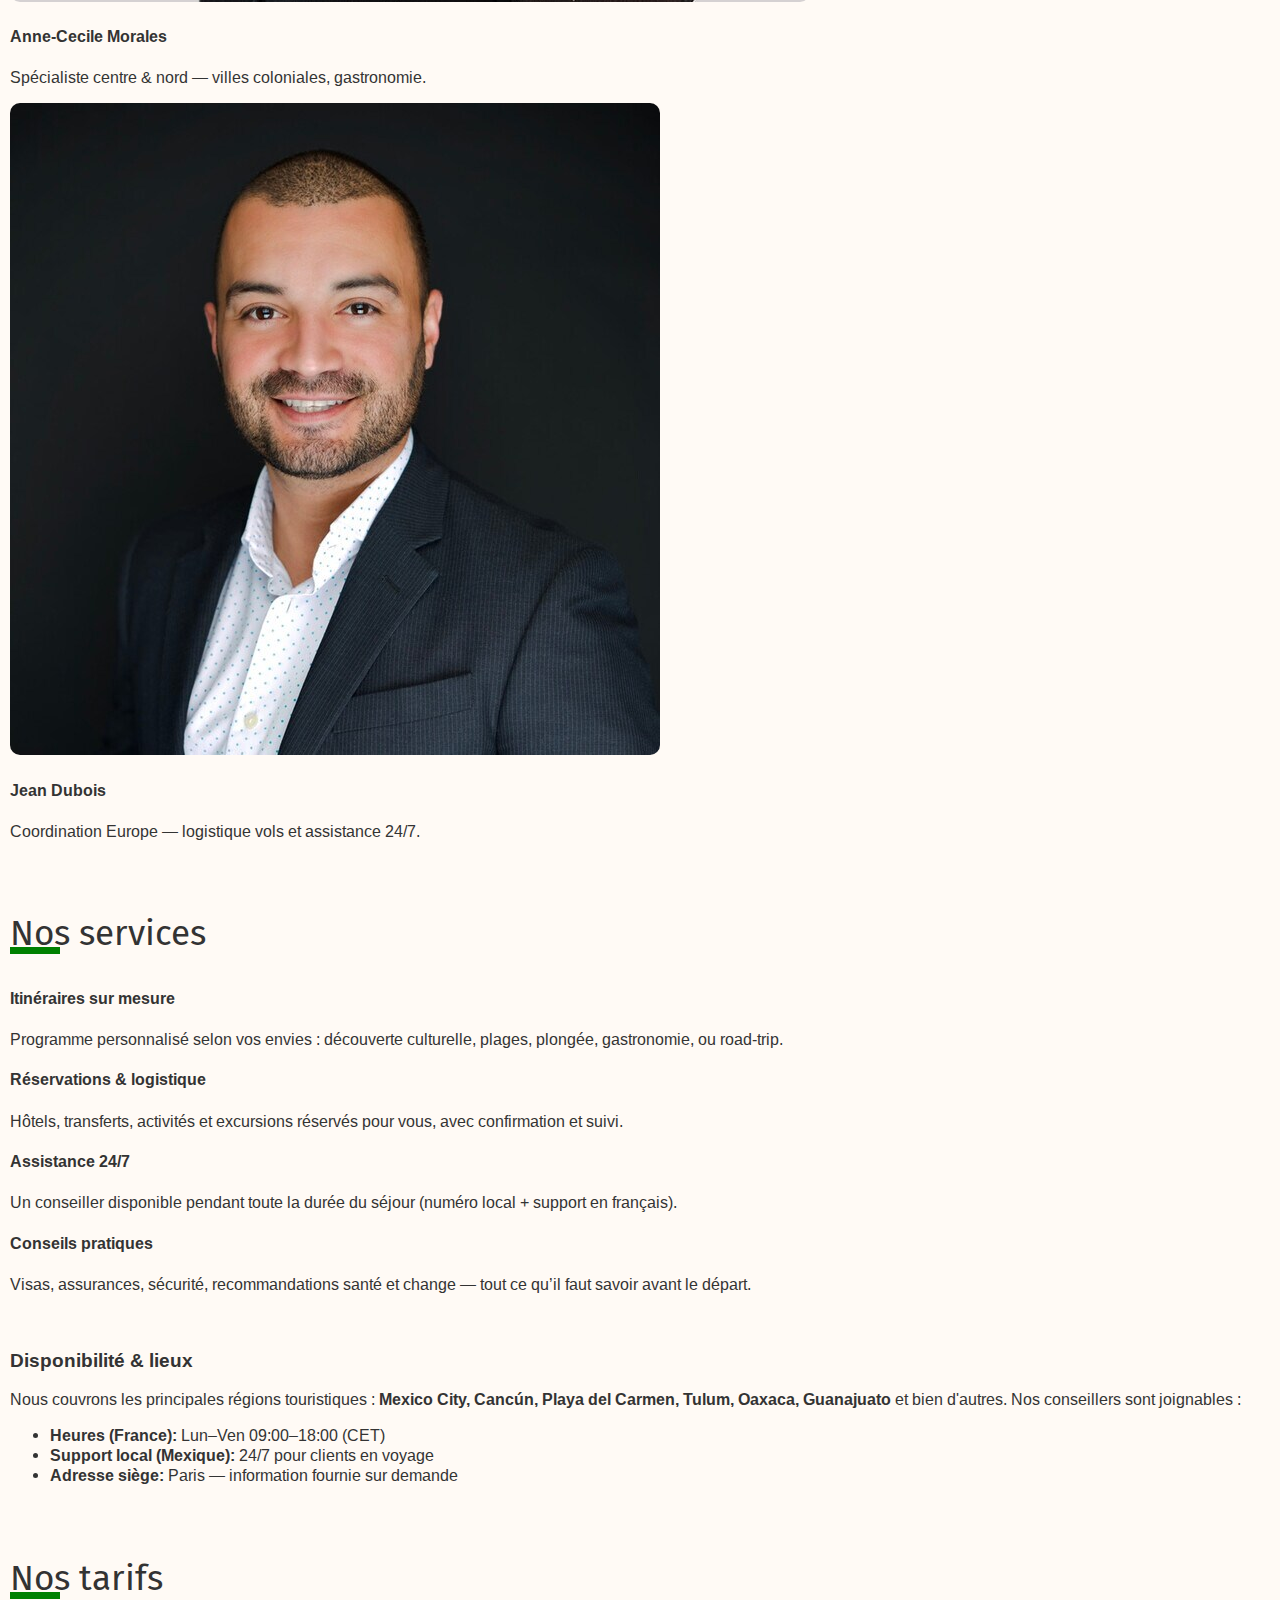
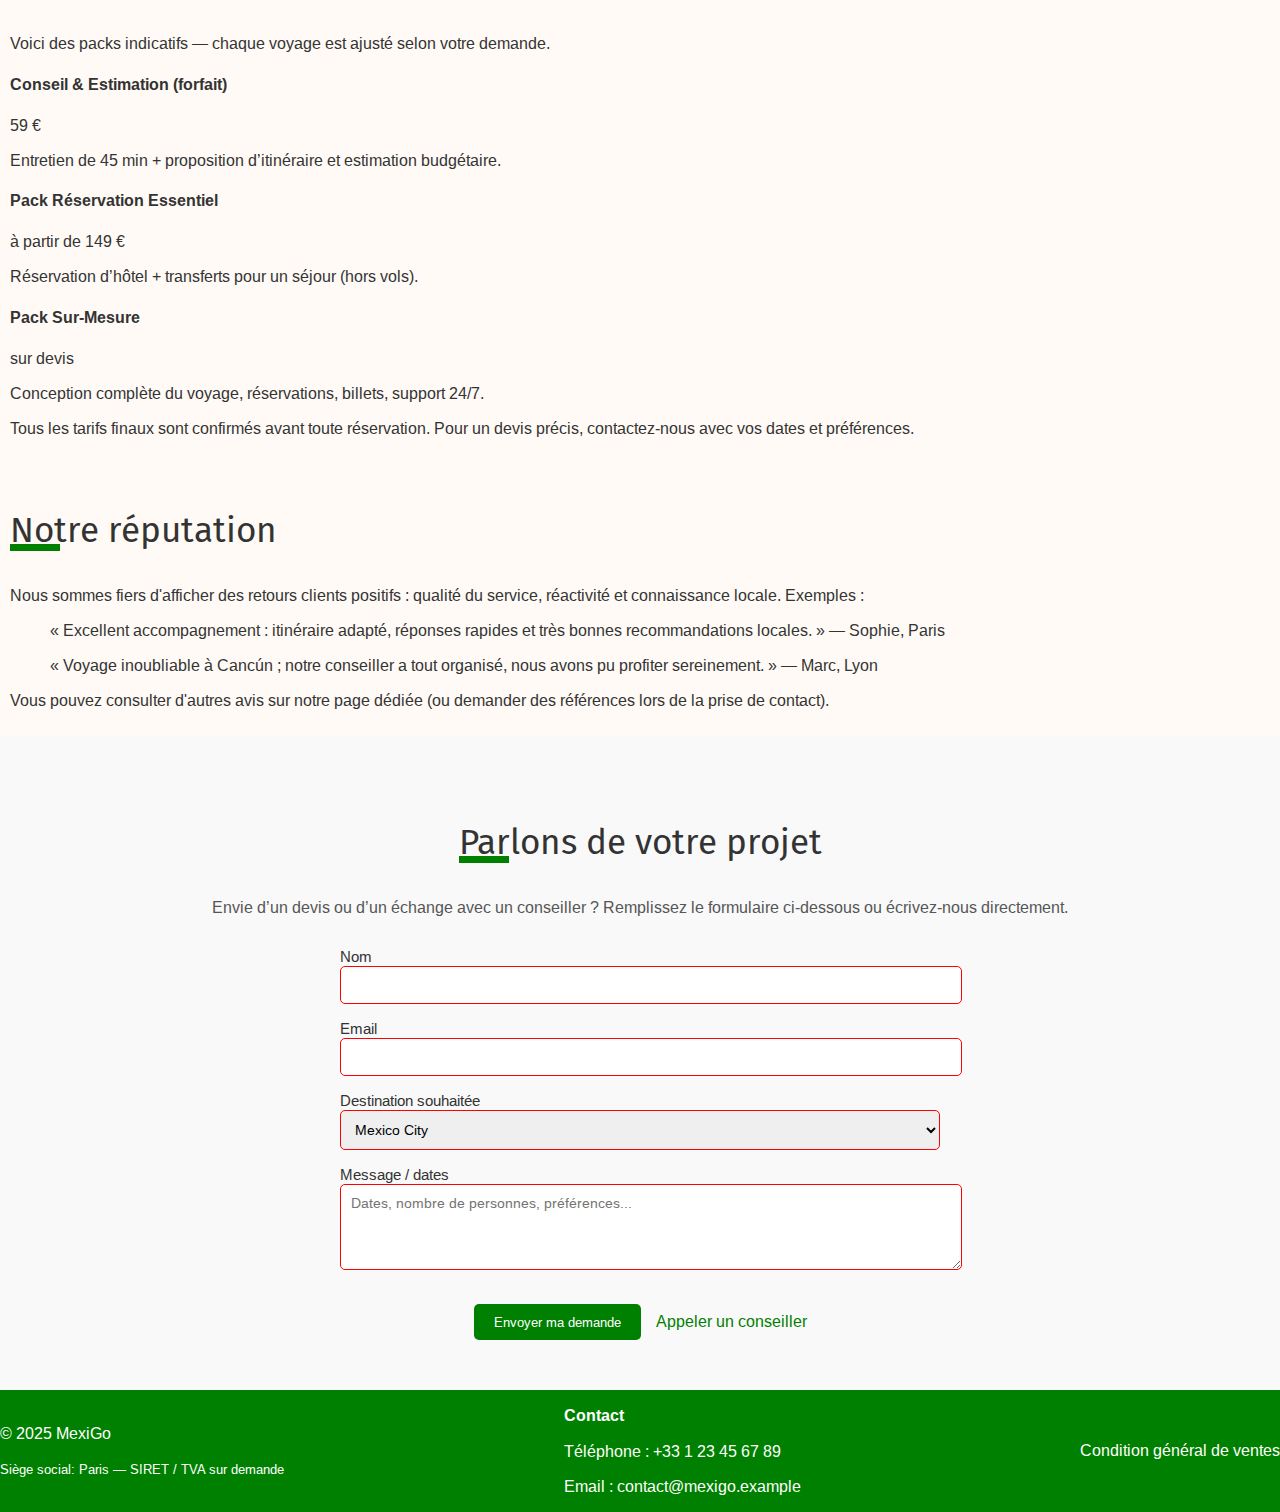
<file: Projet/Accueil.html>
<!doctype html>
<html lang="fr">
<head>
  <meta charset="utf-8" />
  <meta name="viewport" content="width=device-width,initial-scale=1" />
  <title>MexiGo — Accueil</title>
  <meta name="description" content="MexiGo — Agence spécialisée au Mexique. Conseillers locaux, offres sur mesure, disponibilité et réputation." />
  <link rel="stylesheet" href="accueil.css">
  <link rel="stylesheet" href="https://cdnjs.cloudflare.com/ajax/libs/font-awesome/6.2.0/css/all.min.css">
</head>

<body>
  <!-- Section de la page d'accueil avec en-tête et landing page -->
  <section class="page-haut" id="page-haut">
        <header class="entete">
            <img src="image/Logo.png" alt="Logo du site">
            <nav class="navigation">
                <li><a href="Accueil.html">Accueil</a></li>
                <li><a href="activites.html">Activités</a></li>
                <li><a href="Gastronomie.html">Gastronomie</a></li>
            </nav>
        </header>
        <div class="page-d-accueil">
            <h1 class="grand-titre"> Bienvenidos a México</h1>
            <a class="defiler" href="#contact" > Scroll <i class="fas fa-angle-down"></i></a>
        </div>
    </section>

  <!-- Section d'introduction -->
  <section class="introduction" id="introduction">
    <div class="conteneur">
      <h2>Découvrez le Mexique avec des conseillers locaux</h2>
      <p class="lead">De Mexico City aux plages de Cancún et Playa del Carmen, en passant par les villes coloniales comme Guanajuato , nous concevons des séjours sur mesure, fiables et transparents.</p>
      <p>
        <a href="activites.html" class="bouton-principal">Voir nos activités</a>
        <a href="#contact" class="bouton-secondaire">Contactez un conseiller</a>
      </p>
    </div>
  </section>

  <!-- Section de présentation de l'agence -->
  <section class="presentation" id="presentation">
    <div>
      <h3>Qui sommes-nous ?</h3>
      <p>MexiGo est une agence spécialisée dans les voyages au Mexique : création d’itinéraires, réservations d’hébergement, transferts, excursions et conseils pratiques. Notre mission : vous faire vivre une expérience authentique, sécurisée et adaptée à vos envies.</p>
      <h4>Notre promesse</h4>
      <ul>
        <li>Transparence des prix et des prestations.</li>
        <li>Conseillers bilingues (français / espagnol) et locaux.</li>
        <li>Support 24/7 pendant votre séjour (numéro d'urgence dédié).</li>
      </ul>
    </div>
  </section>

  <!-- Section des conseillers (équipe) -->
  <section class="equipe" id="equipe">
    <div>
      <h3>Nos conseillers</h3>
      <p>Une équipe de conseillers expérimentés basée au Mexique et en France. Chaque conseiller connaît parfaitement les destinations proposées et peut créer un itinéraire personnalisé selon votre budget et vos centres d’intérêt.</p>
      <div>
        <article >
          <img src="image/conseiller1.jpg" alt="Conseiller — Maria">
          <h4>Mario López</h4>
          <p>Spécialiste Yucatán — excursions, plages, culture maya.</p>
        </article>

        <article>
          <img src="image/conseiller2.jpg" alt="Conseiller — Javier">
          <h4>Anne-Cecile Morales</h4>
          <p>Spécialiste centre & nord — villes coloniales, gastronomie.</p>
        </article>

        <article>
          <img src="image/conseiller3.jpg" alt="Conseiller — Claire">
          <h4>Jean Dubois</h4>
          <p>Coordination Europe — logistique vols et assistance 24/7.</p>
        </article>
      </div>
    </div>
  </section>

  <!-- Section des services proposés -->
  <section class="service" id="service">
    <div>
      <h3>Nos services</h3>

      <div class="grille-services">
        <div class="service">
          <h4>Itinéraires sur mesure</h4>
          <p>Programme personnalisé selon vos envies : découverte culturelle, plages, plongée, gastronomie, ou road-trip.</p>
        </div>

        <div class="service">
          <h4>Réservations & logistique</h4>
          <p>Hôtels, transferts, activités et excursions réservés pour vous, avec confirmation et suivi.</p>
        </div>

        <div class="service">
          <h4>Assistance 24/7</h4>
          <p>Un conseiller disponible pendant toute la durée du séjour (numéro local + support en français).</p>
        </div>

        <div class="service">
          <h4>Conseils pratiques</h4>
          <p>Visas, assurances, sécurité, recommandations santé et change — tout ce qu’il faut savoir avant le départ.</p>
        </div>
      </div>
    </div>
  </section>

  <!-- Section de disponibilité et lieux couverts -->
  <section class="disponibilite" id="disponibilite">
    <div class="conteneur">
      <h3>Disponibilité & lieux</h3>
      <p>Nous couvrons les principales régions touristiques : <strong>Mexico City, Cancún, Playa del Carmen, Tulum, Oaxaca, Guanajuato</strong> et bien d'autres. Nos conseillers sont joignables :</p>

      <ul class="disponibilite">
        <li><strong>Heures (France):</strong> Lun–Ven 09:00–18:00 (CET)</li>
        <li><strong>Support local (Mexique):</strong> 24/7 pour clients en voyage</li>
        <li><strong>Adresse siège:</strong> Paris — information fournie sur demande</li>
      </ul>
    </div>
  </section>

  <!-- Section des tarifs -->
  <section class="tarif" id="tarif">
    <div class="conteneur">
      <h3>Nos tarifs </h3>
      <p>Voici des packs indicatifs — chaque voyage est ajusté selon votre demande.</p>

      <div class="grille-tarifs">
        <div class="carte-prix">
          <h4>Conseil & Estimation (forfait)</h4>
          <p class="price">59 €</p>
          <p class="desc">Entretien de 45 min + proposition d’itinéraire et estimation budgétaire.</p>
        </div>

        <div class="carte-prix">
          <h4>Pack Réservation Essentiel</h4>
          <p class="price">à partir de 149 €</p>
          <p class="desc">Réservation d’hôtel + transferts pour un séjour (hors vols).</p>
        </div>

        <div class="carte-prix">
          <h4>Pack Sur-Mesure</h4>
          <p class="price">sur devis</p>
          <p class="desc">Conception complète du voyage, réservations, billets, support 24/7.</p>
        </div>
      </div>

      <p class="note">Tous les tarifs finaux sont confirmés avant toute réservation. Pour un devis précis, contactez-nous avec vos dates et préférences.</p>
    </div>
  </section>

  <!-- Section de la réputation et témoignages -->
  <section class="reputation" id="reputation">
    <div class="conteneur">
      <h3>Notre réputation</h3>
      <p>Nous sommes fiers d'afficher des retours clients positifs : qualité du service, réactivité et connaissance locale. Exemples :</p>

      <blockquote class="temoignage">
        « Excellent accompagnement : itinéraire adapté, réponses rapides et très bonnes recommandations locales. » — Sophie, Paris
      </blockquote>

      <blockquote class="temoignage">
        « Voyage inoubliable à Cancún ; notre conseiller a tout organisé, nous avons pu profiter sereinement. » — Marc, Lyon
      </blockquote>

      <p>Vous pouvez consulter d'autres avis sur notre page dédiée (ou demander des références lors de la prise de contact).</p>
    </div>
  </section>

  <!-- Section de contact avec formulaire -->
  <section class="contact" id="contact">
    <div>
      <h3>Parlons de votre projet</h3>
      <p>Envie d’un devis ou d’un échange avec un conseiller ? Remplissez le formulaire ci-dessous ou écrivez-nous directement.</p>

      <form action="#" method="post" class="formulaire-contact" novalidate>
        <div class="ligne-formulaire">
          <label for="nom">Nom</label>
          <input id="nom" name="nom" type="text" required>
        </div>

        <div class="ligne-formulaire">
          <label for="email">Email</label>
          <input id="email" name="email" type="email" required>
        </div>

        <div class="ligne-formulaire">
          <label for="dest">Destination souhaitée</label>
          <select id="dest" name="dest">
            <option>Mexico City</option>
            <option>Cancún</option>
            <option>Playa del Carmen</option>
            <option>Guanajuato</option>
            <option>Autre</option>
          </select>
        </div>

        <div class="ligne-formulaire">
          <label for="message">Message / dates</label>
          <textarea id="message" name="message" rows="4" placeholder="Dates, nombre de personnes, préférences..."></textarea>
        </div>

        <div class="actions-formulaire">
          <button type="submit" class="bouton-principal">Envoyer ma demande</button>
          <a href="tel:+33633231591" class="lien-bouton">Appeler un conseiller</a>
        </div>
      </form>
    </div>
  </section>

  <!-- Pied de page -->
  <footer class="copyright">
    <div>
        <p>&copy; 2025 MexiGo</p>
        <p><small>Siège social: Paris — SIRET / TVA sur demande</small></p>
      </div>

      <div>
        <p><strong>Contact</strong></p>
        <p>Téléphone : +33 1 23 45 67 89</p>
        <p>Email : contact@mexigo.example</p>
      </div>
      
      
    </div>
    <a class="cgv"> Condition général de ventes</a>
  </footer>
  <script src="script.js"></script>
</body>
</html>
</file>
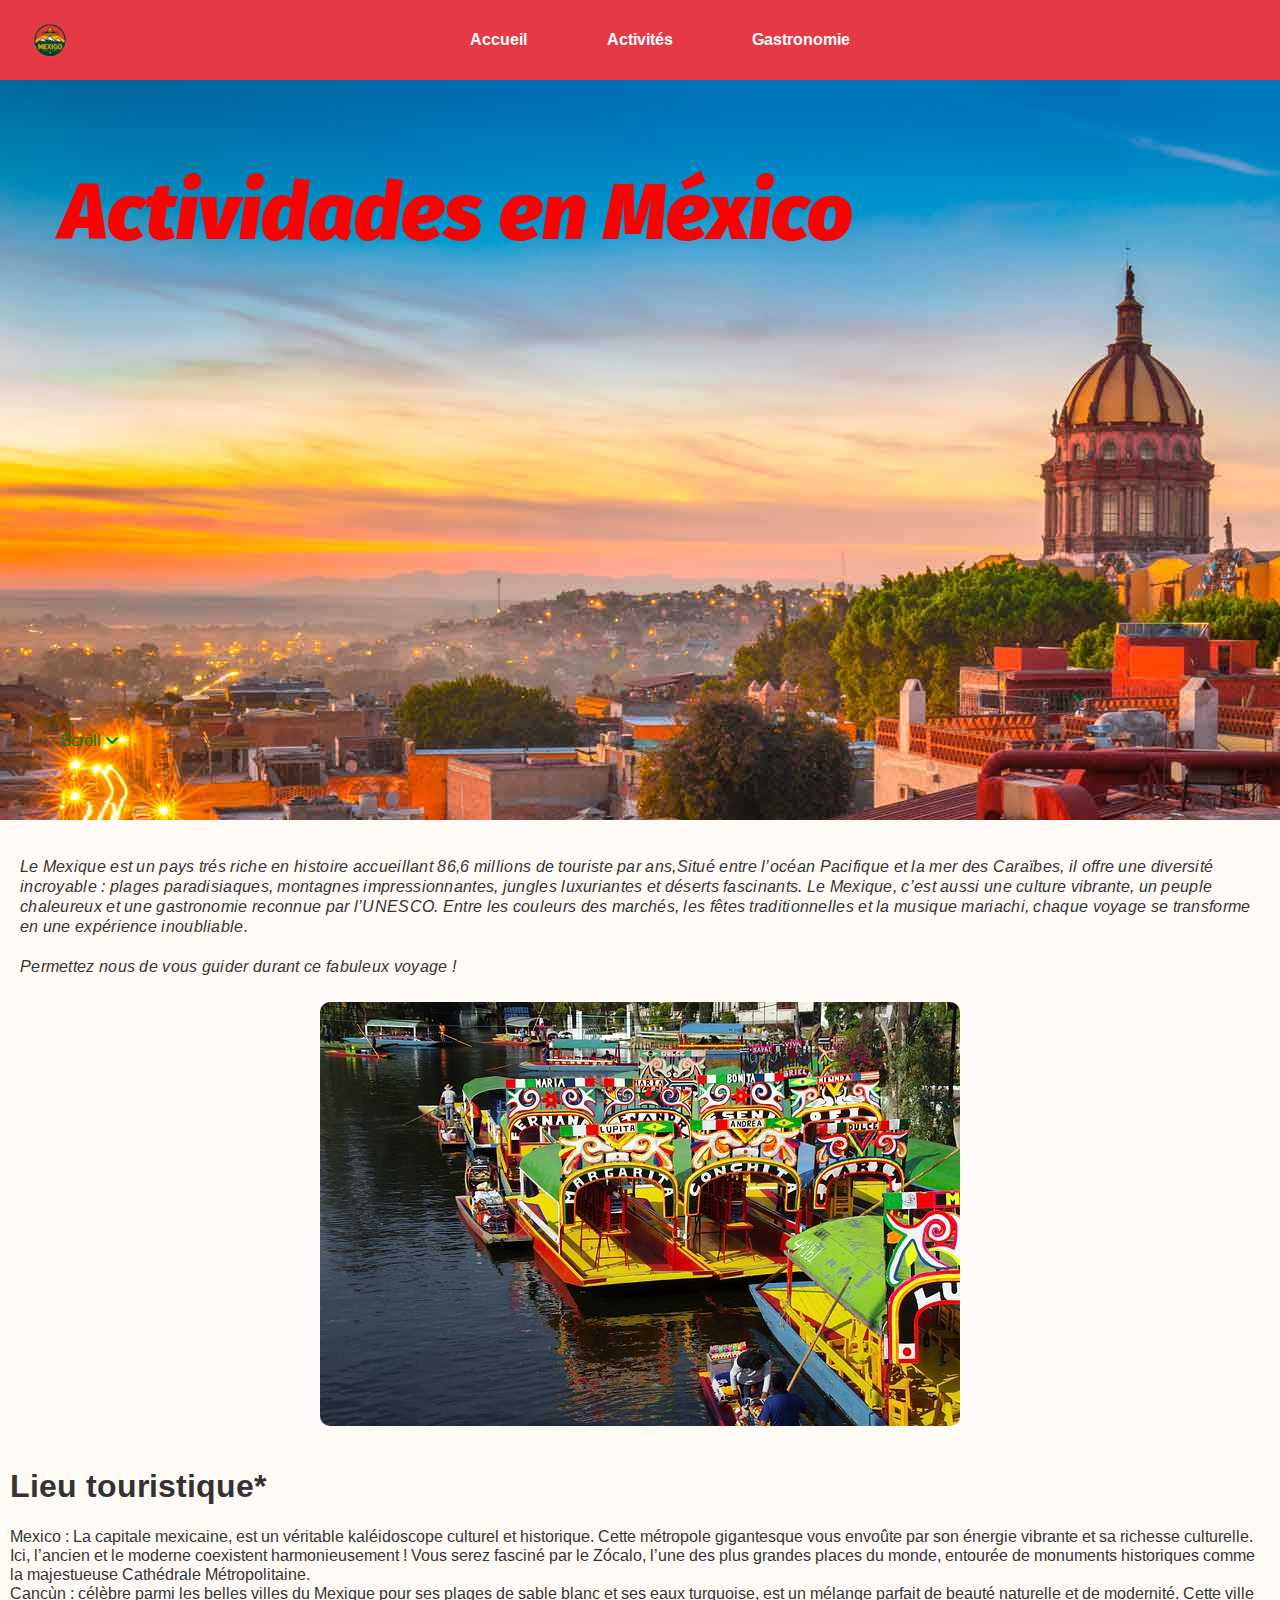
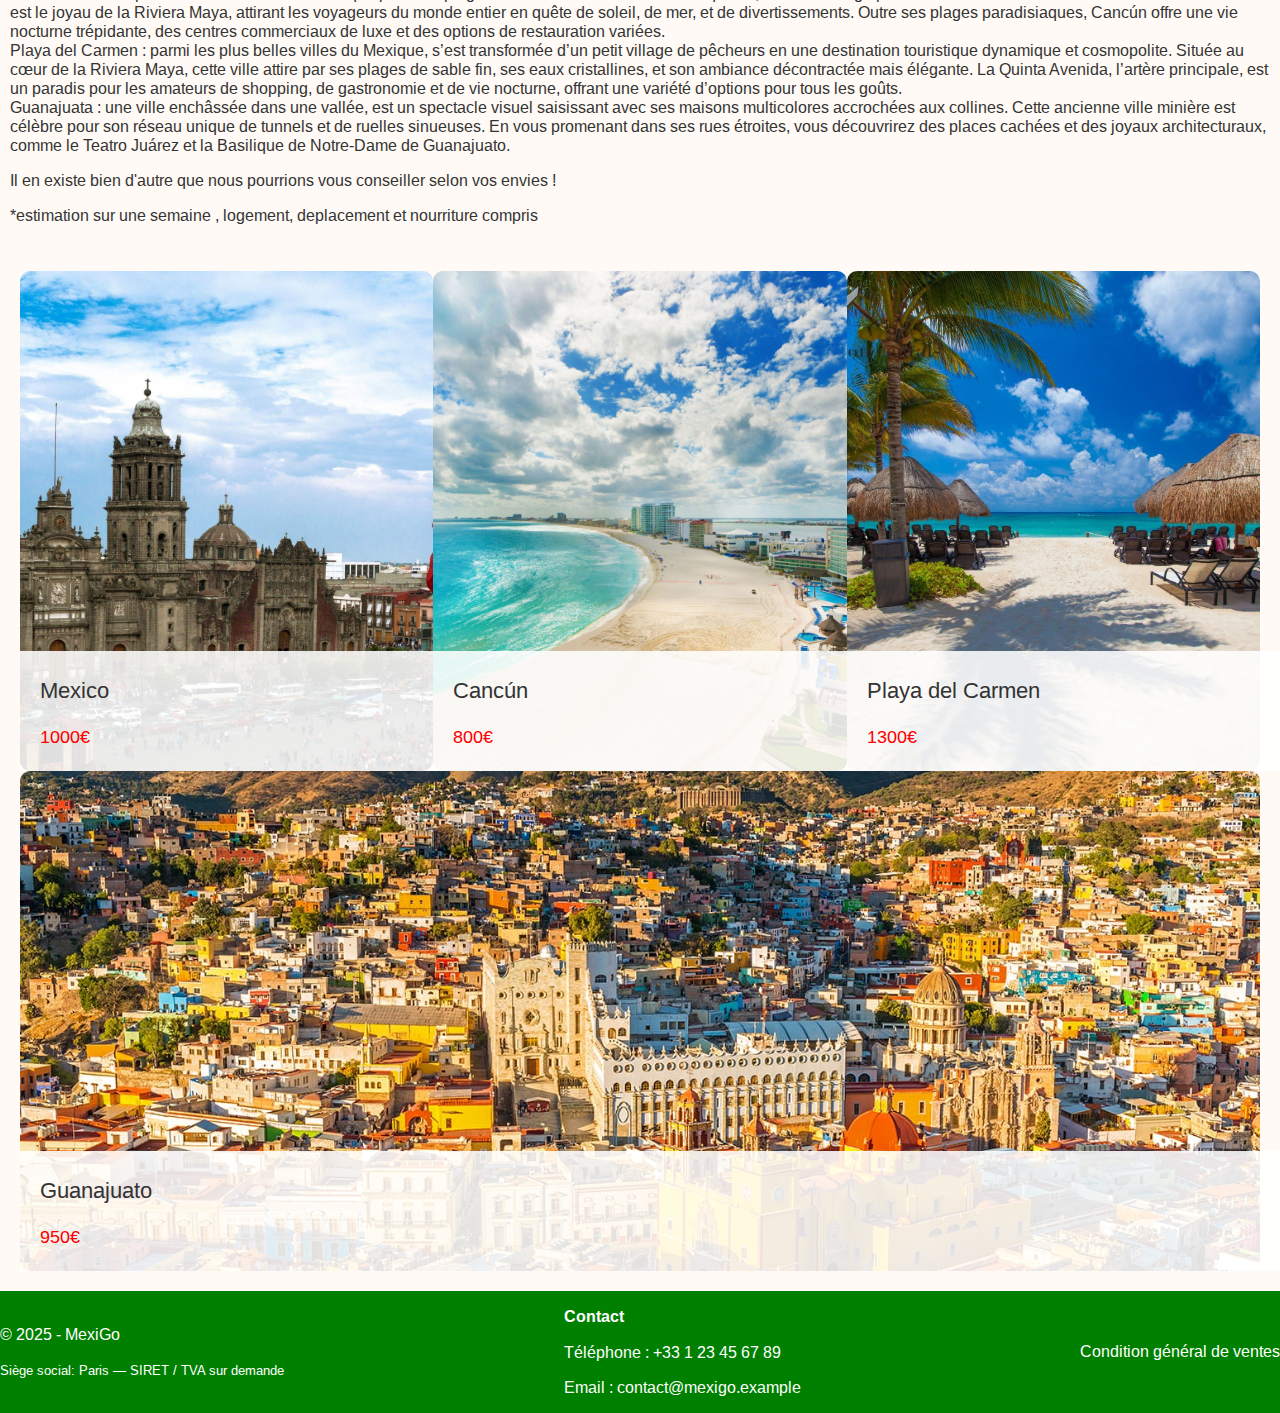
<file: Projet/activites.html>
<!DOCTYPE html>
<html lang="fr">
<head>
    <meta charset="UTF-8">
    <meta name="viewport" content="width=device-width, initial-scale=1.0">
    <title>MexiGo - Agence touristique du Mexique</title>
    <link rel="stylesheet" href="activités.css">
    <link rel="stylesheet" href="https://cdnjs.cloudflare.com/ajax/libs/font-awesome/6.2.0/css/all.min.css">
</head>
<body>
    <!-- Section de la page d'accueil avec en-tête et landing page -->
    <section class="page-haut" id="page-haut">
        <header class="entete">
            <img src="image/Logo.png" alt="Logo du site">
            <nav class="navigation">
                <li><a href="Accueil.html">Accueil</a></li>
                <li><a href="#developpement">Activités</a></li>
                <li><a href="Gastronomie.html">Gastronomie</a></li>
            </nav>
        </header>

        
        <div class="page-d-accueil">
            <h1 class="grand-titre"> Actividades en México</h1>
            <a class="defiler" href="#photos" > Scroll <i class="fas fa-angle-down"></i></a>
        </div>
    </section>
    <!-- Section d'introduction aux activités -->
    <section class="introduction" id="introduction">
        <p class="introduction1">Le Mexique est un pays trés riche en histoire accueillant 86,6 millions de touriste par ans,Situé entre l’océan Pacifique et la mer des Caraïbes, il offre une diversité incroyable : plages paradisiaques, montagnes impressionnantes, jungles luxuriantes et déserts fascinants.
           Le Mexique, c’est aussi une culture vibrante, un peuple chaleureux et une gastronomie reconnue par l’UNESCO. Entre les couleurs des marchés, les fêtes traditionnelles et la musique mariachi, chaque voyage se transforme en une expérience inoubliable.
            <br><br>Permettez nous de vous guider durant ce fabuleux voyage !
        </p>
        <img src="image/mexique1.jpg" alt="image">

    </section>
    <!-- Section de développement des lieux touristiques -->
    <section class="developpement" id="developpement">
        <h1 class="lieu">Lieu touristique*</h1>
        <li class="introduction2">Mexico : La capitale mexicaine, est un véritable kaléidoscope culturel et historique. Cette métropole gigantesque vous envoûte par son énergie vibrante et sa richesse culturelle. Ici, l’ancien et le moderne coexistent harmonieusement ! Vous serez fasciné par le Zócalo, l’une des plus grandes places du monde, entourée de monuments historiques comme la majestueuse Cathédrale Métropolitaine. </li>
        <li class="introduction2">Cancùn : célèbre parmi les belles villes du Mexique pour ses plages de sable blanc et ses eaux turquoise, est un mélange parfait de beauté naturelle et de modernité. Cette ville est le joyau de la Riviera Maya, attirant les voyageurs du monde entier en quête de soleil, de mer, et de divertissements. Outre ses plages paradisiaques, Cancún offre une vie nocturne trépidante, des centres commerciaux de luxe et des options de restauration variées.</li>
        <li class="introduction2">Playa del Carmen :  parmi les plus belles villes du Mexique, s’est transformée d’un petit village de pêcheurs en une destination touristique dynamique et cosmopolite. Située au cœur de la Riviera Maya, cette ville attire par ses plages de sable fin, ses eaux cristallines, et son ambiance décontractée mais élégante. La Quinta Avenida, l’artère principale, est un paradis pour les amateurs de shopping, de gastronomie et de vie nocturne, offrant une variété d’options pour tous les goûts.</li>
        <li class="introduction2">Guanajuata : une ville enchâssée dans une vallée, est un spectacle visuel saisissant avec ses maisons multicolores accrochées aux collines. Cette ancienne ville minière est célèbre pour son réseau unique de tunnels et de ruelles sinueuses. En vous promenant dans ses rues étroites, vous découvrirez des places cachées et des joyaux architecturaux, comme le Teatro Juárez et la Basilique de Notre-Dame de Guanajuato.</li>
        <p class="introduction2"> Il en existe bien d'autre que nous pourrions vous conseiller selon vos envies !</p>
        <p>*estimation sur une semaine , logement, deplacement et nourriture compris </p>
    </section>

    <!-- Section des photos des lieux -->
    <section class="photos" id="photos">
        <div class="photo-lieu">
            <a class=" lieu-mexi Mexico">
                <div class="lieu-detail">
                    <p class="nom-ville"> Mexico </p>
                    <p class="estimation"> 1000€</p>
                </div>
            </a>
            <a class="lieu-mexi Cancun">
                <div class="lieu-detail">
                    <p class="nom-ville"> Cancún </p>
                    <p class="estimation"> 800€</p>
                </div>
            </a>
            <a class="lieu-mexi Playa">
                <div class="lieu-detail">
                    <p class="nom-ville"> Playa del Carmen </p>
                    <p class="estimation"> 1300€</p>
                </div>
            </a>
            <a class="lieu-mexi Guanajuato">
                <div class="lieu-detail">
                    <p class="nom-ville"> Guanajuato </p>
                    <p class="estimation"> 950€</p>
                </div>
            </a>
        </div>
    </section>
    <!-- Pied de page -->
    <footer class="copyright">
        <div>
        <p >&copy; 2025 - MexiGo</p>
        <p><small>Siège social: Paris — SIRET / TVA sur demande</small></p>
        </div>
        <div>
            <p><strong>Contact</strong></p>
            <p>Téléphone : +33 1 23 45 67 89</p>
            <p>Email : contact@mexigo.example</p>
        </div>
        <a class="cgv"> Condition général de ventes</a>
    </footer>
    <script src="script.js"></script>
</body>
</html>
</file>
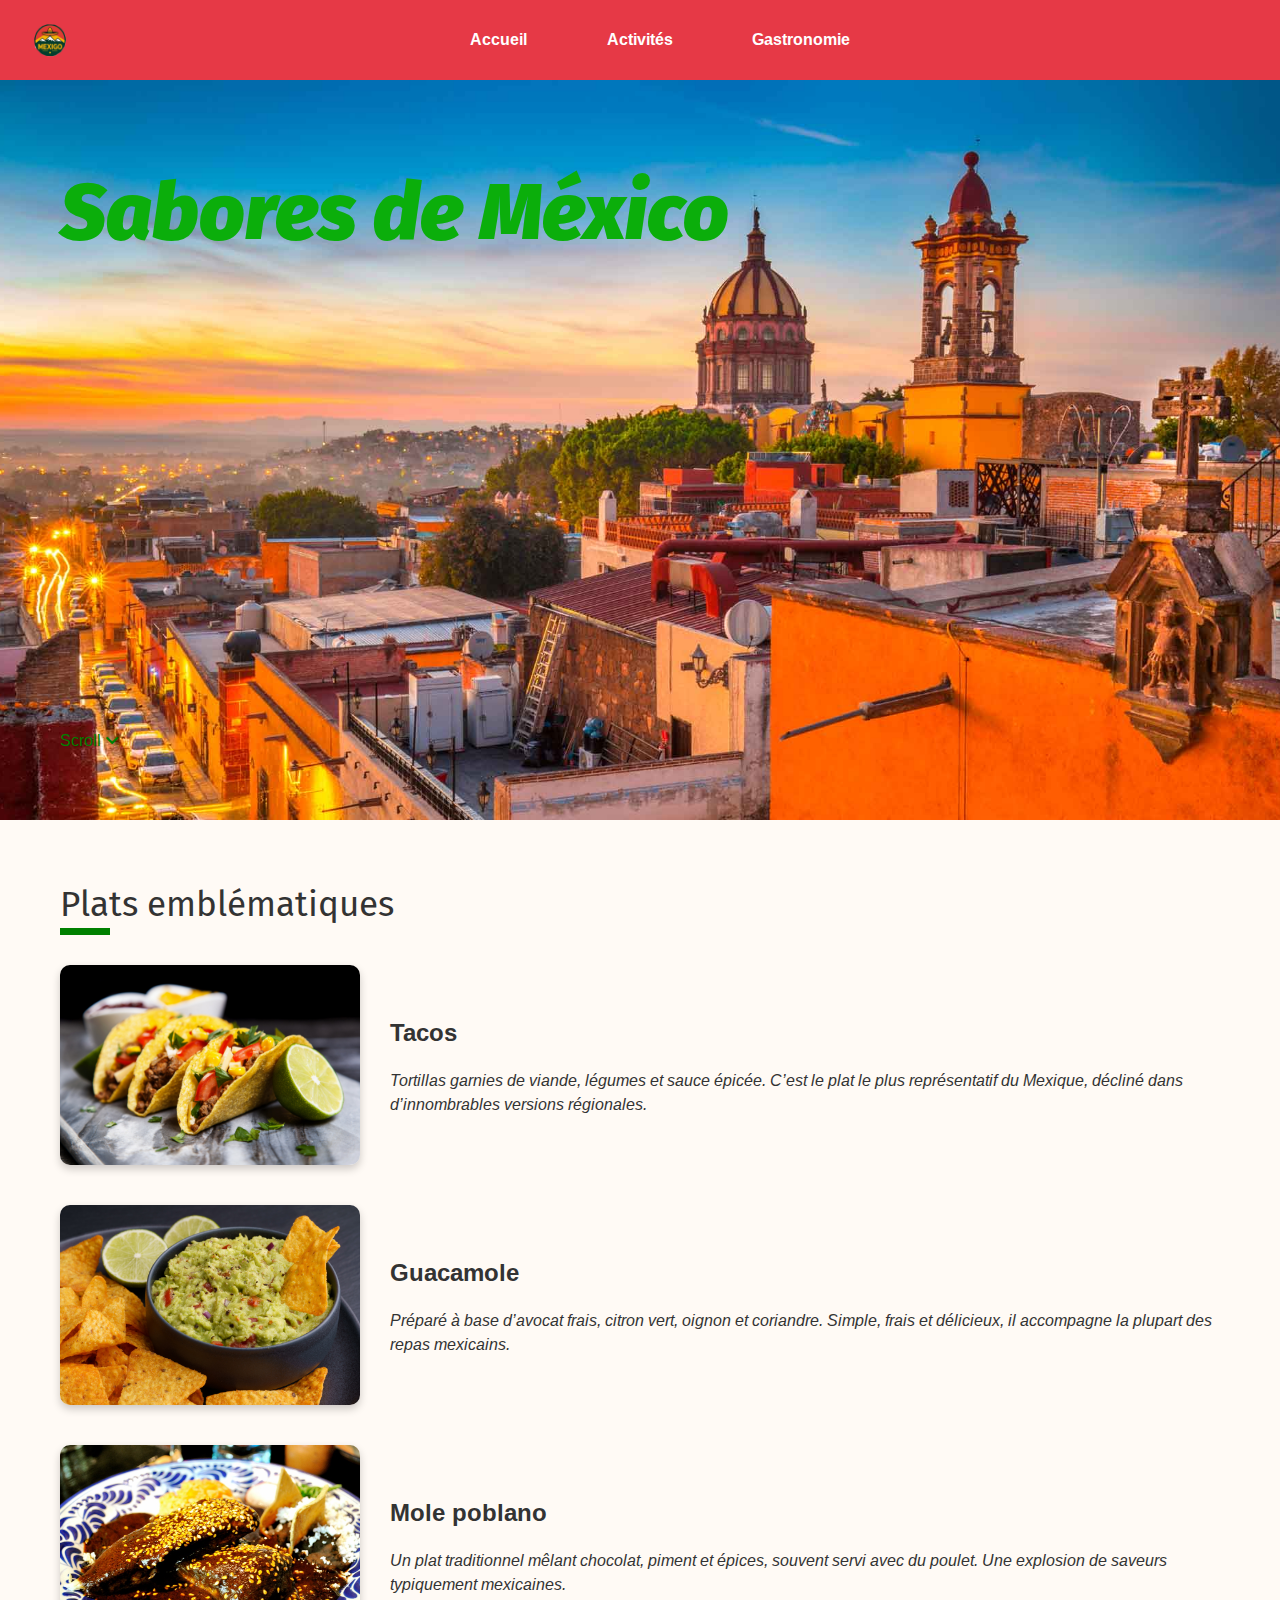
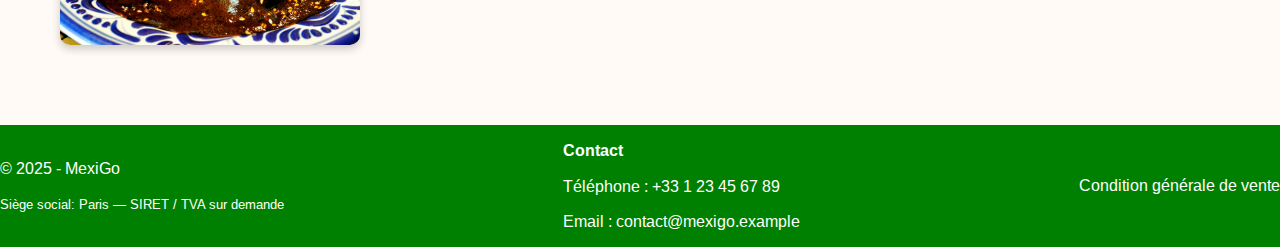
<file: Projet/Gastronomie.html>
<!DOCTYPE html>
<html lang="fr">
<head>
    <meta charset="UTF-8">
    <meta name="viewport" content="width=device-width, initial-scale=1.0">
    <title>MexiGo - Gastronomie du Mexique</title>
    <link rel="stylesheet" href="gastronomie.css">
    <link rel="stylesheet" href="https://cdnjs.cloudflare.com/ajax/libs/font-awesome/6.2.0/css/all.min.css">
</head>
<body>
    <!-- Section de la page d'accueil avec en-tête et landing page -->
    <section class="page-haut" id="page-haut">
        <header class="entete">
            <img src="image/Logo.png" alt="Logo du Site">
            <nav class="navigation">
                <li><a href="Accueil.html">Accueil</a></li>
                <li><a href="activites.html">Activités</a></li>
                <li><a href="Gastronomie.html" >Gastronomie</a></li>
            </nav>
        </header>
        <div class="page-d-accueil">
            <h1 class="grand-titre">Sabores de México</h1>
            <a class="defiler" href="#plats" > Scroll <i class="fas fa-angle-down"></i></a>
        </div>
    </section>

    <!-- Section des plats emblématiques -->
    <section class="plats" id="plats">
        <h1>Plats emblématiques</h1>
        <div class="plat">
            <img src="image/tacos.jpg" alt="Tacos">
            <div class="texte-plat">
                <h2>Tacos</h2>
                <p>Tortillas garnies de viande, légumes et sauce épicée.
                C’est le plat le plus représentatif du Mexique, décliné dans d’innombrables versions régionales.</p>
            </div>
        </div>

        <div class="plat">
            <img src="image/guacamole.jpg" alt="Guacamole">
            <div class="texte-plat">
                <h2>Guacamole</h2>
                <p>Préparé à base d’avocat frais, citron vert, oignon et coriandre.
                Simple, frais et délicieux, il accompagne la plupart des repas mexicains.</p>
            </div>
        </div>

        <div class="plat">
            <img src="image/mole.jpg" alt="Mole poblano">
            <div class="texte-plat">
                <h2>Mole poblano</h2>
                <p>Un plat traditionnel mêlant chocolat, piment et épices, souvent servi avec du poulet.
                Une explosion de saveurs typiquement mexicaines.</p>
            </div>
        </div>
    </section>

    <!-- Pied de page -->
    <footer class="copyright">
        <div>
            <p>&copy; 2025 - MexiGo</p>
            <p><small>Siège social: Paris — SIRET / TVA sur demande</small></p>
        </div>
        <div>
            <p><strong>Contact</strong></p>
            <p>Téléphone : +33 1 23 45 67 89</p>
            <p>Email : contact@mexigo.example</p>
        </div>
        <a class="cgv">Condition générale de vente</a>
    </footer>
    <script src="script.js"></script>
</body>
</html>
</file>
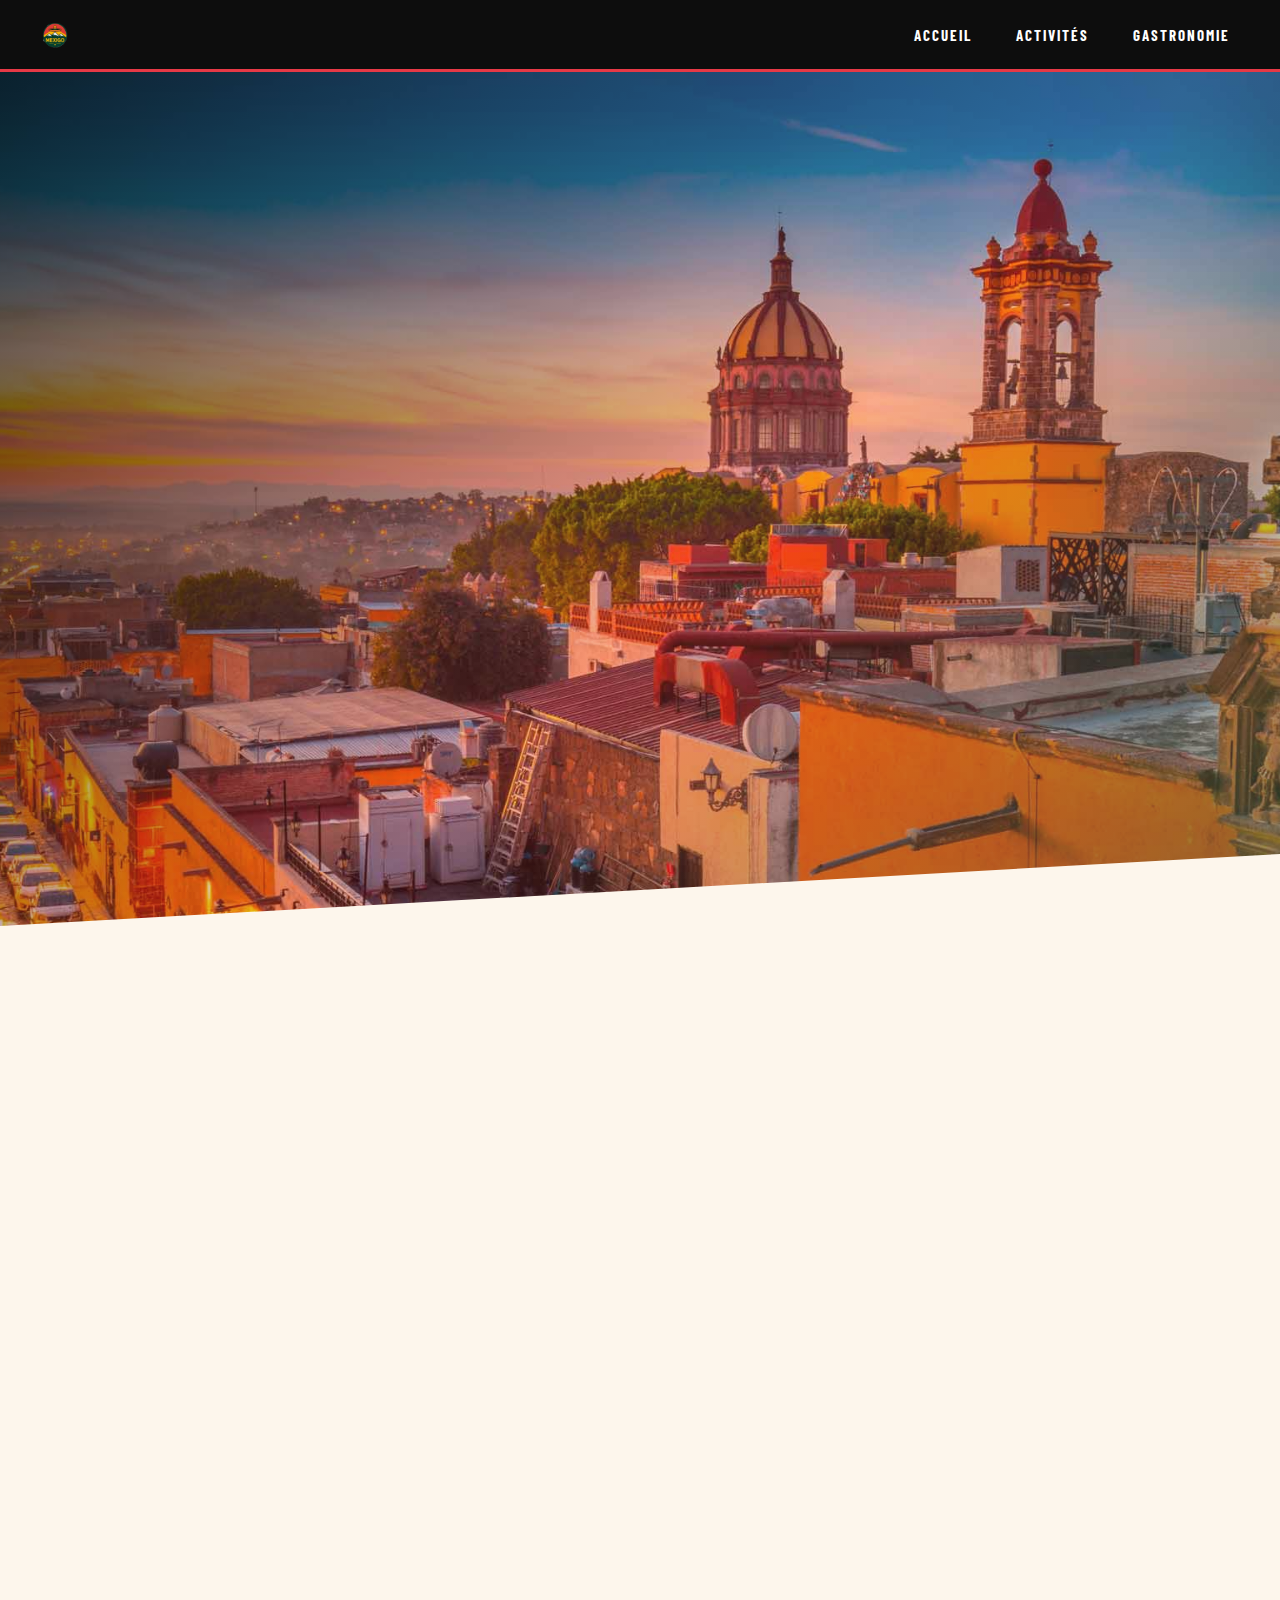
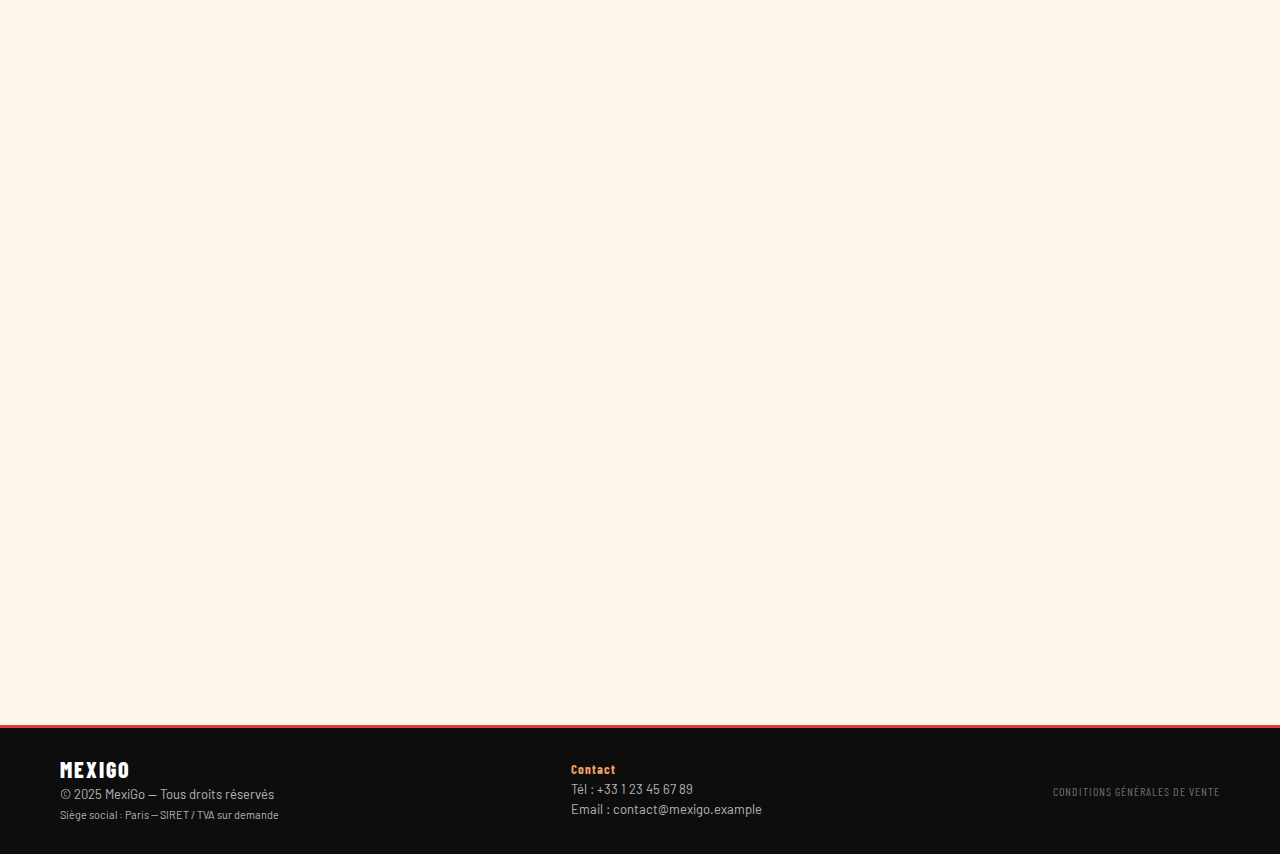
<file: PROJET_1 - Site_Vitrine/Accueil.html>
<!doctype html>
<html lang="fr">
<head>
  <meta charset="utf-8" />
  <meta name="viewport" content="width=device-width,initial-scale=1" />
  <title>MexiGo — Agence Voyage Mexique</title>
  <meta name="description" content="MexiGo — Agence spécialisée au Mexique. Conseillers locaux, offres sur mesure, disponibilité 24/7." />
  <link rel="stylesheet" href="accueil.css">
  <link rel="stylesheet" href="https://cdnjs.cloudflare.com/ajax/libs/font-awesome/6.2.0/css/all.min.css">
  <link rel="preconnect" href="https://fonts.googleapis.com">
  <link href="https://fonts.googleapis.com/css2?family=Bebas+Neue&family=Barlow:ital,wght@0,300;0,400;0,600;0,700;1,400&family=Barlow+Condensed:wght@400;600;700;800&display=swap" rel="stylesheet">
</head>

<body>

  <!-- ░░ HEADER ░░ -->
  <section class="page-haut" id="page-haut">
    <header class="entete" id="entete">
      <img src="image/Logo.png" alt="Logo MexiGo">
      <nav class="navigation">
        <li><a href="Accueil.html" class="active">Accueil</a></li>
        <li><a href="activites.html">Activités</a></li>
        <li><a href="Gastronomie.html">Gastronomie</a></li>
      </nav>
    </header>

    <!-- ░░ HERO ░░ -->
    <div class="page-d-accueil">
      <p class="hero-eyebrow">Agence spécialisée · Conseillers locaux · Voyages sur mesure</p>
      <h1 class="grand-titre">
        Bienvenidos
        <span>a México</span>
      </h1>
      <p class="hero-sous-titre">Des expériences authentiques, de Mexico City aux plages de Cancún — conçues par des experts locaux.</p>
      <div class="hero-actions">
        <a href="activites.html" class="bouton-principal"><span>Explorer les activités</span></a>
        <a href="#contact" class="bouton-secondaire">Prendre contact</a>
      </div>
    </div>
    <a class="defiler" href="#introduction">Défiler <i class="fas fa-angle-down"></i></a>
  </section>

  <!-- ░░ INTRODUCTION ░░ -->
  <section class="introduction reveal" id="introduction">
    <div class="conteneur">
      <h3>Découvrez le Mexique<br>avec des experts locaux</h3>
      <p class="lead">De <strong>Mexico City</strong> aux plages de <strong>Cancún</strong> et <strong>Playa del Carmen</strong>, en passant par les villes coloniales comme <strong>Guanajuato</strong> — nous concevons des séjours sur mesure, fiables et transparents.</p>
      <div class="intro-actions">
        <a href="activites.html" class="bouton-principal"><span>Voir nos activités</span></a>
        <a href="#contact" class="bouton-secondaire">Contactez un conseiller</a>
      </div>
    </div>
  </section>

  <!-- ░░ PRÉSENTATION ░░ -->
  <section class="presentation reveal" id="presentation">
    <div>
      <div>
        <h3>Qui sommes-nous ?</h3>
        <p>MexiGo est une agence spécialisée dans les voyages au Mexique : création d'itinéraires, réservations d'hébergement, transferts, excursions et conseils pratiques.</p>
        <p style="margin-top:14px;">Notre mission : vous faire vivre une expérience authentique, sécurisée et adaptée à vos envies.</p>
      </div>
      <div>
        <h4>Notre promesse</h4>
        <ul>
          <li>Transparence des prix et des prestations</li>
          <li>Conseillers bilingues (français / espagnol) basés localement</li>
          <li>Support 24/7 pendant votre séjour (numéro d'urgence dédié)</li>
          <li>Itinéraires 100 % personnalisés selon votre budget</li>
        </ul>
      </div>
    </div>
  </section>

  <!-- ░░ ÉQUIPE ░░ -->
  <section class="equipe reveal" id="equipe">
    <div>
      <h3>Nos conseillers</h3>
      <p style="color:#555;margin-top:12px;line-height:1.7;max-width:600px;">Une équipe d'experts basée au Mexique et en France. Chaque conseiller connaît parfaitement les destinations proposées et crée des itinéraires personnalisés selon votre budget et vos envies.</p>
      <div>
        <article>
          <img src="image/conseiller1.jpg" alt="Mario López — Spécialiste Yucatán">
          <h4>Mario López</h4>
          <p>Spécialiste Yucatán — excursions, plages, culture maya.</p>
        </article>
        <article>
          <img src="image/conseiller2.jpg" alt="Anne-Cécile Morales — Spécialiste centre">
          <h4>Anne-Cécile Morales</h4>
          <p>Spécialiste centre & nord — villes coloniales, gastronomie.</p>
        </article>
        <article>
          <img src="image/conseiller3.jpg" alt="Jean Dubois — Coordination Europe">
          <h4>Jean Dubois</h4>
          <p>Coordination Europe — logistique vols et assistance 24/7.</p>
        </article>
      </div>
    </div>
  </section>

  <!-- ░░ SERVICES ░░ -->
  <section class="service reveal" id="service">
    <div>
      <h3>Nos services</h3>
      <div class="grille-services">
        <div class="service">
          <h4>Itinéraires sur mesure</h4>
          <p>Programme personnalisé selon vos envies : découverte culturelle, plages, plongée, gastronomie ou road-trip.</p>
        </div>
        <div class="service">
          <h4>Réservations & logistique</h4>
          <p>Hôtels, transferts, activités et excursions réservés pour vous, avec confirmation et suivi complet.</p>
        </div>
        <div class="service">
          <h4>Assistance 24/7</h4>
          <p>Un conseiller disponible pendant toute la durée du séjour — numéro local et support en français.</p>
        </div>
        <div class="service">
          <h4>Conseils pratiques</h4>
          <p>Visas, assurances, sécurité, recommandations santé et change — tout ce qu'il faut savoir avant le départ.</p>
        </div>
      </div>
    </div>
  </section>

  <!-- ░░ DISPONIBILITÉ ░░ -->
  <section class="disponibilite reveal" id="disponibilite">
    <div class="conteneur">
      <h3>Disponibilité & zones</h3>
      <p style="color:#555;margin-top:12px;line-height:1.7;">Nous couvrons toutes les grandes régions touristiques : <strong>Mexico City, Cancún, Playa del Carmen, Tulum, Oaxaca, Guanajuato</strong> et bien d'autres.</p>
      <ul class="disponibilite">
        <li>
          <strong>Heures bureau (France)</strong>
          Lun–Ven · 09:00–18:00 (CET)
        </li>
        <li>
          <strong>Support local (Mexique)</strong>
          24/7 pour les clients en voyage
        </li>
        <li>
          <strong>Siège social</strong>
          Paris — coordonnées sur demande
        </li>
      </ul>
    </div>
  </section>

  <!-- ░░ TARIFS ░░ -->
  <section class="tarif reveal" id="tarif">
    <div class="conteneur">
      <h3>Nos tarifs</h3>
      <p style="color:#555;margin-top:12px;line-height:1.7;">Voici des packs indicatifs — chaque voyage est ajusté sur demande.</p>
      <div class="grille-tarifs">
        <div class="carte-prix">
          <h4>Conseil & Estimation</h4>
          <p class="price">59 €</p>
          <p class="desc">Entretien de 45 min + proposition d'itinéraire et estimation budgétaire détaillée.</p>
        </div>
        <div class="carte-prix">
          <h4>Pack Réservation Essentiel</h4>
          <p class="price">149 €</p>
          <p class="desc">Réservation hôtel + transferts pour un séjour complet (hors vols). Suivi inclus.</p>
        </div>
        <div class="carte-prix">
          <h4>Pack Sur-Mesure</h4>
          <p class="price">Devis</p>
          <p class="desc">Conception complète du voyage, toutes réservations, billets et support 24/7.</p>
        </div>
      </div>
      <p class="note">Tous les tarifs finaux sont confirmés avant toute réservation. Contactez-nous avec vos dates et préférences pour un devis précis.</p>
    </div>
  </section>

  <!-- ░░ RÉPUTATION ░░ -->
  <section class="reputation reveal" id="reputation">
    <div class="conteneur">
      <h3>Ce que disent nos clients</h3>
      <p>Des retours positifs sur la qualité du service, la réactivité et la connaissance locale de nos conseillers.</p>
      <blockquote class="temoignage">
        « Excellent accompagnement : itinéraire parfaitement adapté, réponses rapides et très bonnes recommandations locales. »
        <cite>— Sophie, Paris</cite>
      </blockquote>
      <blockquote class="temoignage">
        « Voyage inoubliable à Cancún ; notre conseiller a tout organisé, nous avons pu profiter sereinement du séjour. »
        <cite>— Marc, Lyon</cite>
      </blockquote>
    </div>
  </section>

  <!-- ░░ CONTACT ░░ -->
  <section class="contact reveal" id="contact">
    <div>
      <h3>Parlons de votre projet</h3>
      <p>Envie d'un devis ou d'un échange avec un conseiller ? Remplissez le formulaire ou écrivez-nous directement.</p>
      <form action="#" method="post" class="formulaire-contact" novalidate>
        <div class="ligne-formulaire">
          <label for="nom">Nom complet</label>
          <input id="nom" name="nom" type="text" placeholder="Jean Dupont" required>
        </div>
        <div class="ligne-formulaire">
          <label for="email">Adresse email</label>
          <input id="email" name="email" type="email" placeholder="jean@exemple.fr" required>
        </div>
        <div class="ligne-formulaire">
          <label for="dest">Destination souhaitée</label>
          <select id="dest" name="dest">
            <option>Mexico City</option>
            <option>Cancún</option>
            <option>Playa del Carmen</option>
            <option>Tulum</option>
            <option>Oaxaca</option>
            <option>Guanajuato</option>
            <option>Autre</option>
          </select>
        </div>
        <div class="ligne-formulaire">
          <label for="message">Message & dates</label>
          <textarea id="message" name="message" rows="4" placeholder="Dates, nombre de personnes, budget approximatif, préférences..."></textarea>
        </div>
        <div class="actions-formulaire">
          <button type="submit" class="bouton-principal"><span>Envoyer ma demande</span></button>
          <a href="tel:+33633231591" class="lien-bouton"><i class="fas fa-phone" style="font-size:13px"></i> Appeler un conseiller</a>
        </div>
      </form>
    </div>
  </section>

  <!-- ░░ FOOTER ░░ -->
  <footer class="copyright">
    <div>
      <p style="font-family:'Barlow Condensed',sans-serif;font-size:22px;font-weight:800;letter-spacing:2px;color:#fff;margin-bottom:4px;">MEXIGO</p>
      <p>&copy; 2025 MexiGo — Tous droits réservés</p>
      <p><small>Siège social : Paris — SIRET / TVA sur demande</small></p>
    </div>
    <div>
      <p><strong>Contact</strong></p>
      <p>Tél : +33 1 23 45 67 89</p>
      <p>Email : contact@mexigo.example</p>
    </div>
    <a class="cgv" href="#">Conditions générales de vente</a>
  </footer>

  <script>
    // ── Header hide/show on scroll ──────────────────────────
    const header = document.getElementById('entete');
    let lastY = 0;
    window.addEventListener('scroll', () => {
      const y = window.scrollY;
      header.classList.toggle('hidden', y > lastY && y > 120);
      header.classList.toggle('scrolled', y > 10);
      lastY = y;
    }, { passive: true });

    // ── Scroll reveal ───────────────────────────────────────
    const revealEls = document.querySelectorAll('.reveal');
    const observer = new IntersectionObserver((entries) => {
      entries.forEach(e => { if (e.isIntersecting) { e.target.classList.add('visible'); observer.unobserve(e.target); } });
    }, { threshold: 0.12 });
    revealEls.forEach(el => observer.observe(el));

    // ── Active nav link ─────────────────────────────────────
    const sections = document.querySelectorAll('section[id]');
    const navLinks = document.querySelectorAll('nav.navigation a');
    window.addEventListener('scroll', () => {
      let cur = '';
      sections.forEach(s => { if (window.scrollY >= s.offsetTop - 100) cur = s.id; });
      navLinks.forEach(a => a.classList.toggle('active', a.getAttribute('href').includes(cur)));
    }, { passive: true });
  </script>
</body>
</html>
</file>
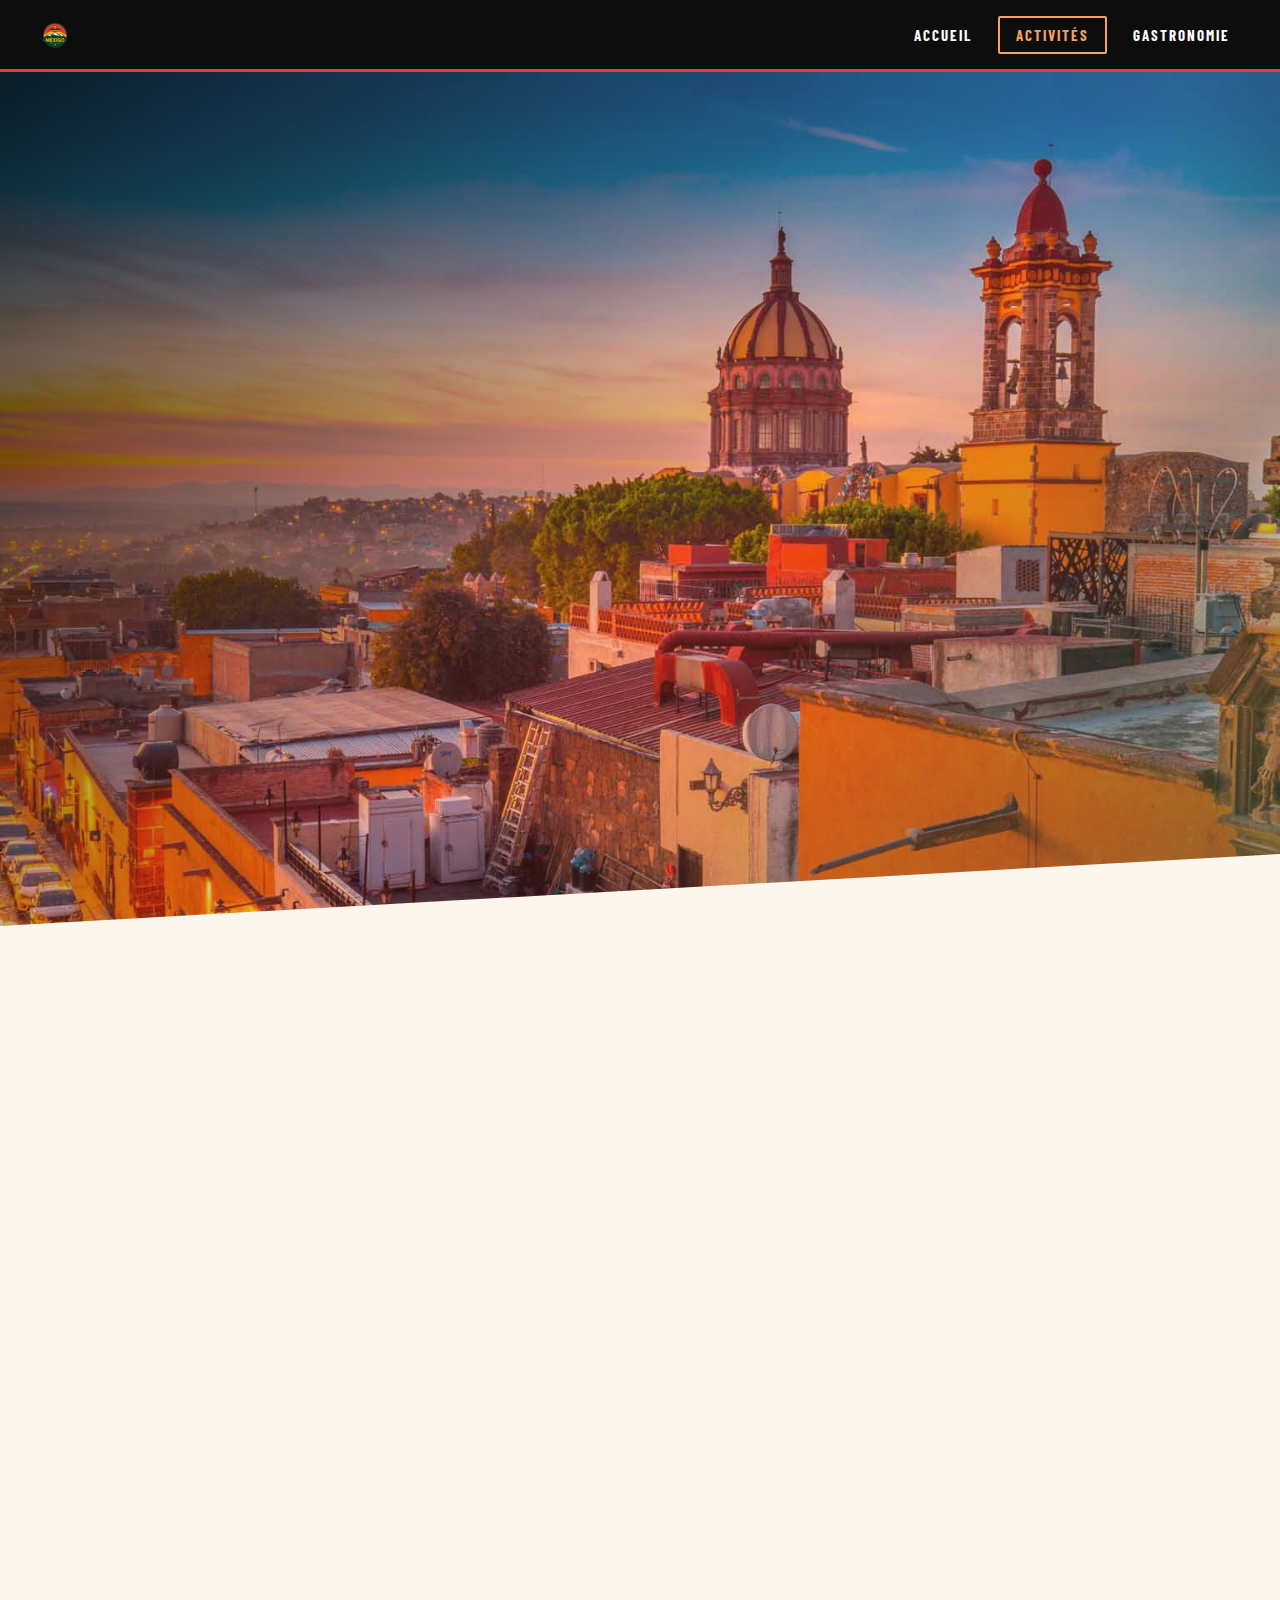
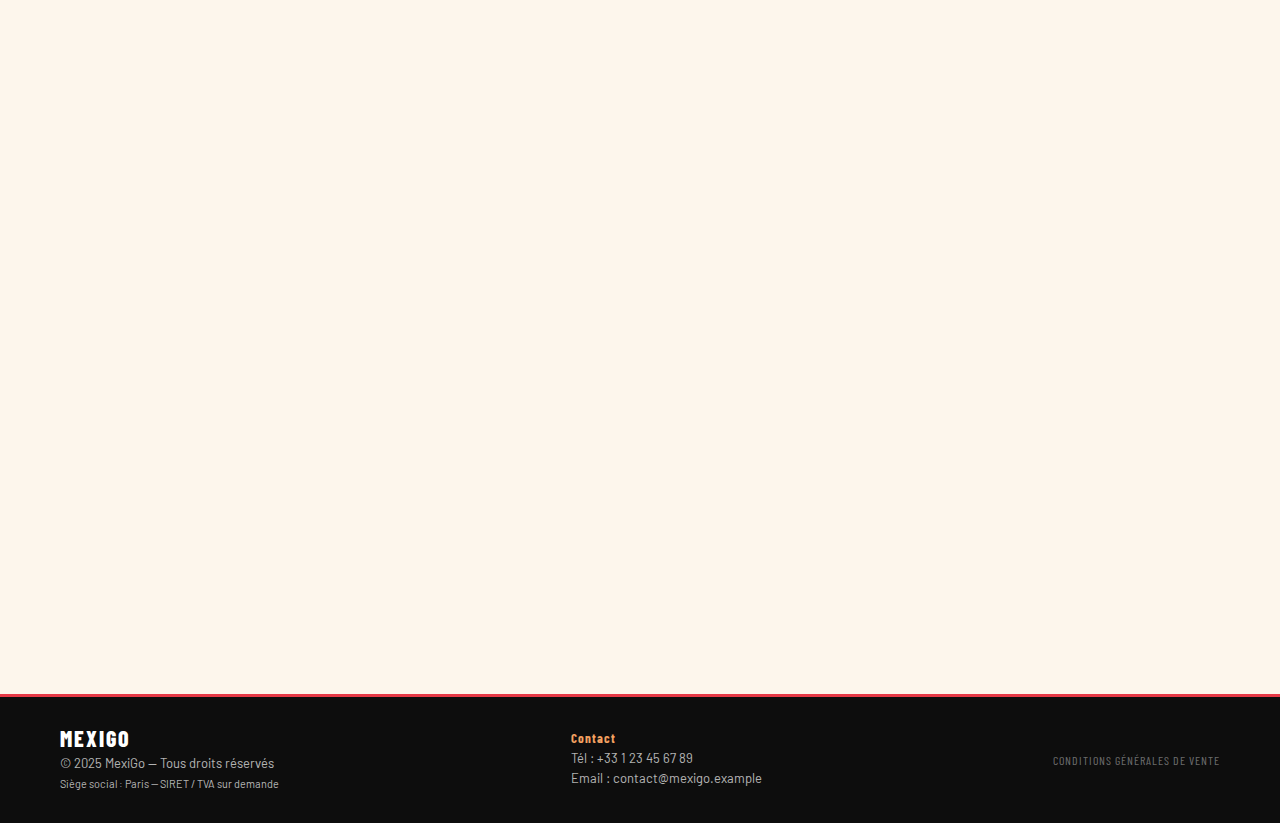
<file: PROJET_1 - Site_Vitrine/activites.html>
<!DOCTYPE html>
<html lang="fr">
<head>
  <meta charset="UTF-8">
  <meta name="viewport" content="width=device-width, initial-scale=1.0">
  <title>MexiGo — Activités au Mexique</title>
  <meta name="description" content="Découvrez les activités et destinations du Mexique avec MexiGo : Mexico City, Cancún, Playa del Carmen, Guanajuato.">
  <link rel="stylesheet" href="activites.css">
  <link rel="stylesheet" href="https://cdnjs.cloudflare.com/ajax/libs/font-awesome/6.2.0/css/all.min.css">
  <link rel="preconnect" href="https://fonts.googleapis.com">
  <link href="https://fonts.googleapis.com/css2?family=Bebas+Neue&family=Barlow:ital,wght@0,300;0,400;0,600;0,700;1,400&family=Barlow+Condensed:wght@400;600;700;800&display=swap" rel="stylesheet">
</head>
<body>

  <!-- ░░ HERO ░░ -->
  <section class="page-haut" id="page-haut">
    <header class="entete" id="entete">
      <img src="image/Logo.png" alt="Logo MexiGo">
      <nav class="navigation">
        <li><a href="Accueil.html">Accueil</a></li>
        <li><a href="activites.html" class="active">Activités</a></li>
        <li><a href="Gastronomie.html">Gastronomie</a></li>
      </nav>
    </header>

    <div class="page-d-accueil">
      <p class="hero-eyebrow">Plages · Jungles · Cités coloniales · Culture</p>
      <h1 class="grand-titre">
        Actividades
        <span>en México</span>
      </h1>
      <p class="hero-sous-titre">86 millions de touristes par an ne se trompent pas — le Mexique est l'une des destinations les plus extraordinaires au monde.</p>
    </div>
    <a class="defiler" href="#introduction">Défiler <i class="fas fa-angle-down"></i></a>
  </section>

  <!-- ░░ INTRO ░░ -->
  <section class="introduction reveal" id="introduction">
    <div class="conteneur">
      <div>
        <h2>Un pays aux mille visages</h2>
        <p>Situé entre l'océan Pacifique et la mer des Caraïbes, le Mexique offre une diversité incroyable : plages paradisiaques, montagnes impressionnantes, jungles luxuriantes et déserts fascinants. Sa culture vibrante, son peuple chaleureux et sa gastronomie reconnue par l'UNESCO en font une destination inoubliable.</p>
        <p style="margin-top:16px;">Permettez-nous de vous guider dans ce fabuleux voyage !</p>
        <div class="stats">
          <div class="stat">
            <strong>86M</strong>
            <span>touristes / an</span>
          </div>
          <div class="stat">
            <strong>35</strong>
            <span>sites UNESCO</span>
          </div>
          <div class="stat">
            <strong>11 000km</strong>
            <span>de côtes</span>
          </div>
        </div>
      </div>
      <img src="image/mexique1.jpg" alt="Paysage mexicain">
    </div>
  </section>

  <!-- ░░ DESTINATIONS ░░ -->
  <section class="developpement reveal" id="developpement">
    <div class="conteneur">
      <h1>Destinations phares</h1>
      <div class="grille-destinations">

        <div class="destination-card reveal">
          <div class="dest-header">
            <h2>Mexico City</h2>
            <div class="dest-prix">1 000 €<small>/ pers. / semaine*</small></div>
          </div>
          <div class="dest-body">
            <span class="dest-tag">Capitale · Culture · Histoire</span>
            <p>Un véritable kaléidoscope culturel et historique. Cette métropole gigantesque vous envoûte par son énergie vibrante : le Zócalo, l'une des plus grandes places du monde, la majestueuse Cathédrale Métropolitaine, les musées de classe mondiale et une scène gastronomique explosive.</p>
            <div class="dest-highlights">
              <span>🏛 Zócalo</span>
              <span>🎨 Musée Frida Kahlo</span>
              <span>🏺 Teotihuacán</span>
            </div>
          </div>
        </div>

        <div class="destination-card reveal">
          <div class="dest-header">
            <h2>Cancún</h2>
            <div class="dest-prix">800 €<small>/ pers. / semaine*</small></div>
          </div>
          <div class="dest-body">
            <span class="dest-tag">Plages · Mer · Vie nocturne</span>
            <p>Joyau de la Riviera Maya avec ses plages de sable blanc et ses eaux turquoise. Outre ses plages paradisiaques, Cancún offre une vie nocturne trépidante, des centres commerciaux de luxe et un accès direct aux temples mayas de Chichén Itzá.</p>
            <div class="dest-highlights">
              <span>🌊 Plages</span>
              <span>🤿 Plongée</span>
              <span>🏛 Chichén Itzá</span>
            </div>
          </div>
        </div>

        <div class="destination-card reveal">
          <div class="dest-header">
            <h2>Playa del Carmen</h2>
            <div class="dest-prix">1 300 €<small>/ pers. / semaine*</small></div>
          </div>
          <div class="dest-body">
            <span class="dest-tag">Boutique · Cenotes · Tulum</span>
            <p>Transformée d'un petit village de pêcheurs en destination cosmopolite, Playa del Carmen séduit par ses plages, ses eaux cristallines et son ambiance élégante. La Quinta Avenida est un paradis pour le shopping, la gastronomie et la vie nocturne.</p>
            <div class="dest-highlights">
              <span>🛍 Quinta Avenida</span>
              <span>💧 Cenotes</span>
              <span>🌅 Tulum</span>
            </div>
          </div>
        </div>

        <div class="destination-card reveal">
          <div class="dest-header">
            <h2>Guanajuato</h2>
            <div class="dest-prix">950 €<small>/ pers. / semaine*</small></div>
          </div>
          <div class="dest-body">
            <span class="dest-tag">Colonial · Architecture · Festival</span>
            <p>Enchâssée dans une vallée, cette ancienne ville minière est un spectacle visuel saisissant avec ses maisons multicolores. Son réseau unique de tunnels, ses ruelles sinueuses et le Teatro Juárez en font l'une des villes les plus photogéniques du Mexique.</p>
            <div class="dest-highlights">
              <span>🎭 Teatro Juárez</span>
              <span>🌈 Maisons colorées</span>
              <span>🎪 Festival Cervantino</span>
            </div>
          </div>
        </div>

      </div>
      <p class="note-tarif">* Estimation indicative sur 7 nuits — logement, déplacements et nourriture inclus. Tarif final confirmé sur devis.</p>
    </div>
  </section>

  <!-- ░░ GALERIE VISUELLE ░░ -->
  <section class="photos reveal" id="photos">
    <div class="conteneur">
      <h2>Explorez les destinations</h2>
      <div class="photo-lieu">
        <a class="lieu-mexi Mexico" href="#developpement">
          <div class="lieu-detail">
            <p class="nom-ville">Mexico City</p>
            <div class="estimation">1 000 €<small>/ semaine</small></div>
          </div>
        </a>
        <a class="lieu-mexi Cancun" href="#developpement">
          <div class="lieu-detail">
            <p class="nom-ville">Cancún</p>
            <div class="estimation">800 €<small>/ semaine</small></div>
          </div>
        </a>
        <a class="lieu-mexi Playa" href="#developpement">
          <div class="lieu-detail">
            <p class="nom-ville">Playa del Carmen</p>
            <div class="estimation">1 300 €<small>/ semaine</small></div>
          </div>
        </a>
        <a class="lieu-mexi Guanajuato" href="#developpement">
          <div class="lieu-detail">
            <p class="nom-ville">Guanajuato</p>
            <div class="estimation">950 €<small>/ semaine</small></div>
          </div>
        </a>
      </div>
    </div>
  </section>

  <!-- ░░ CTA ░░ -->
  <section class="cta-activites reveal">
    <h2>Votre aventure commence ici</h2>
    <p>Il existe encore bien d'autres destinations que nous pourrions vous conseiller selon vos envies. Parlons de votre projet !</p>
    <a href="Accueil.html#contact" class="bouton-blanc">Contacter un conseiller</a>
  </section>

  <!-- ░░ FOOTER ░░ -->
  <footer class="copyright">
    <div>
      <p style="font-family:'Barlow Condensed',sans-serif;font-size:22px;font-weight:800;letter-spacing:2px;color:#fff;margin-bottom:4px;">MEXIGO</p>
      <p>&copy; 2025 MexiGo — Tous droits réservés</p>
      <p><small>Siège social : Paris — SIRET / TVA sur demande</small></p>
    </div>
    <div>
      <p><strong>Contact</strong></p>
      <p>Tél : +33 1 23 45 67 89</p>
      <p>Email : contact@mexigo.example</p>
    </div>
    <a class="cgv" href="#">Conditions générales de vente</a>
  </footer>

  <script>
    const header = document.getElementById('entete');
    let lastY = 0;
    window.addEventListener('scroll', () => {
      const y = window.scrollY;
      header.classList.toggle('hidden', y > lastY && y > 120);
      header.classList.toggle('scrolled', y > 10);
      lastY = y;
    }, { passive: true });

    const observer = new IntersectionObserver((entries) => {
      entries.forEach(e => { if (e.isIntersecting) { e.target.classList.add('visible'); observer.unobserve(e.target); } });
    }, { threshold: 0.1 });
    document.querySelectorAll('.reveal').forEach(el => observer.observe(el));
  </script>
</body>
</html>
</file>
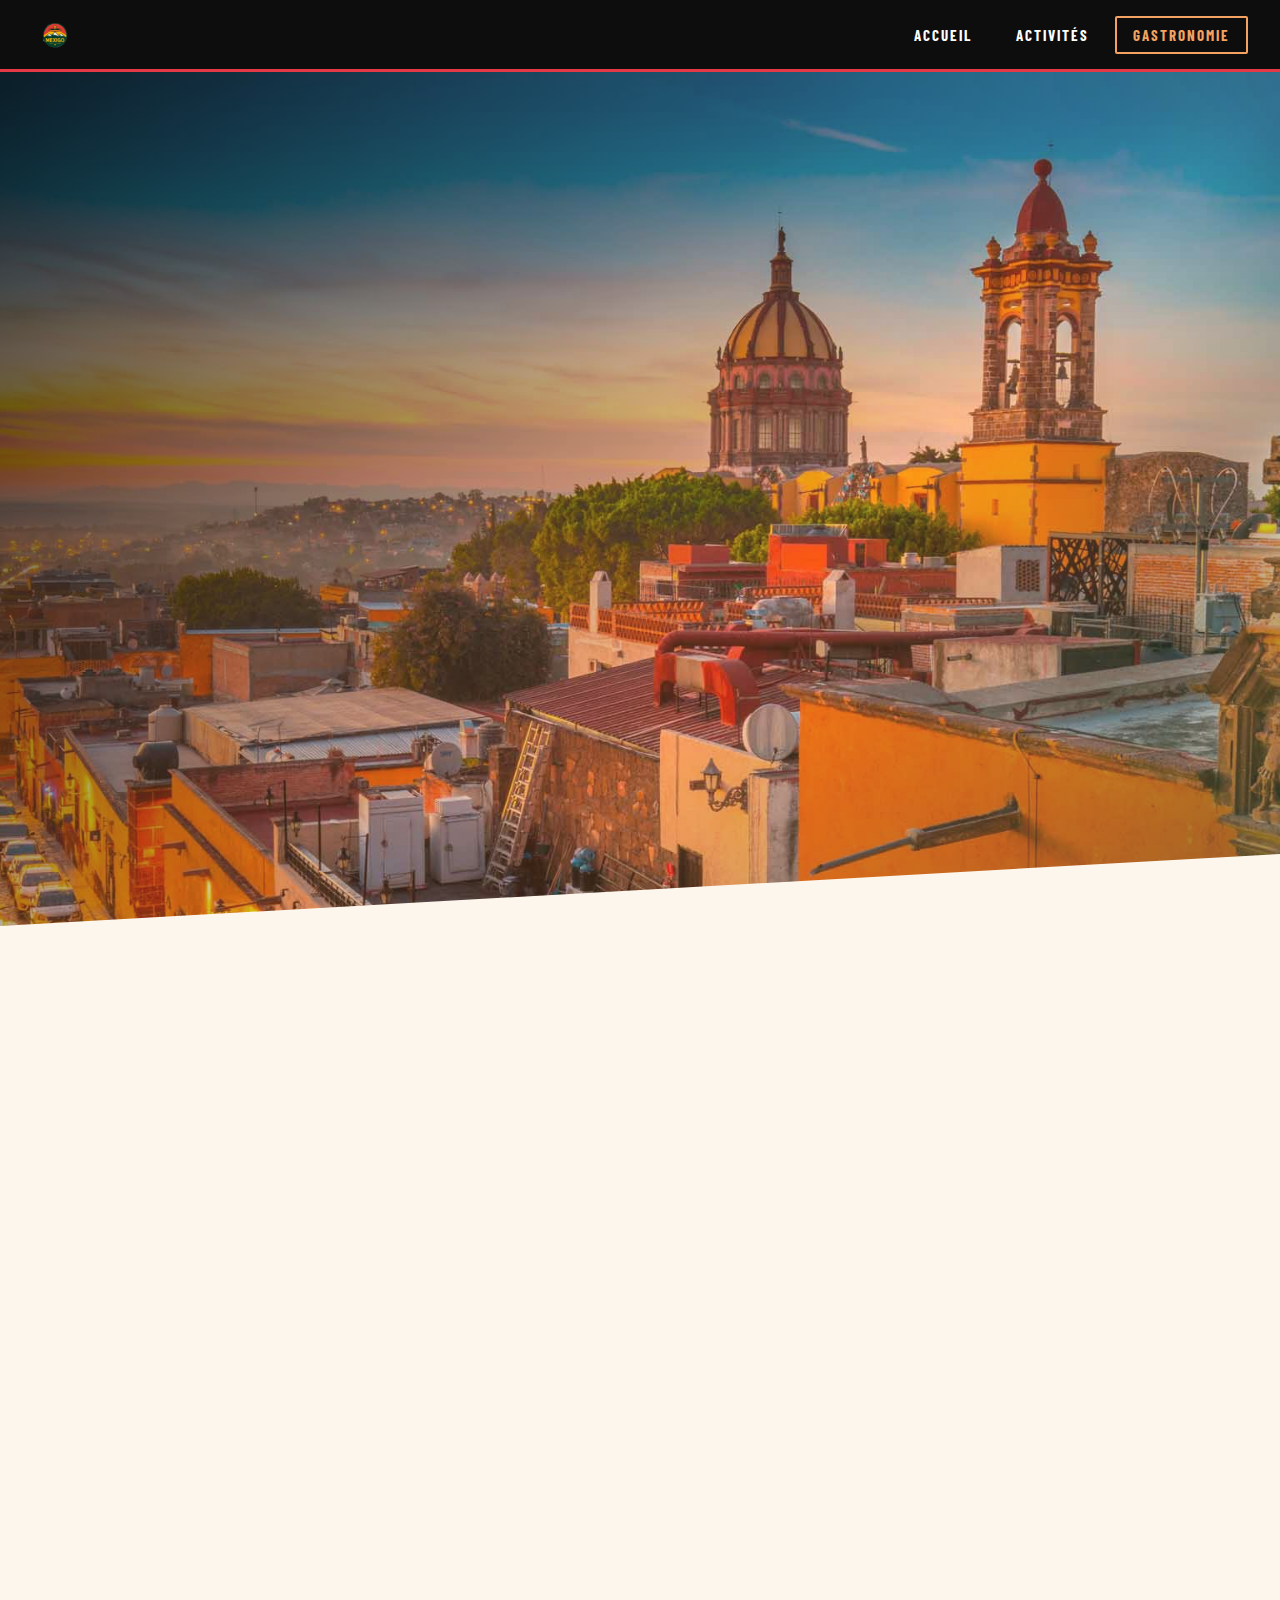
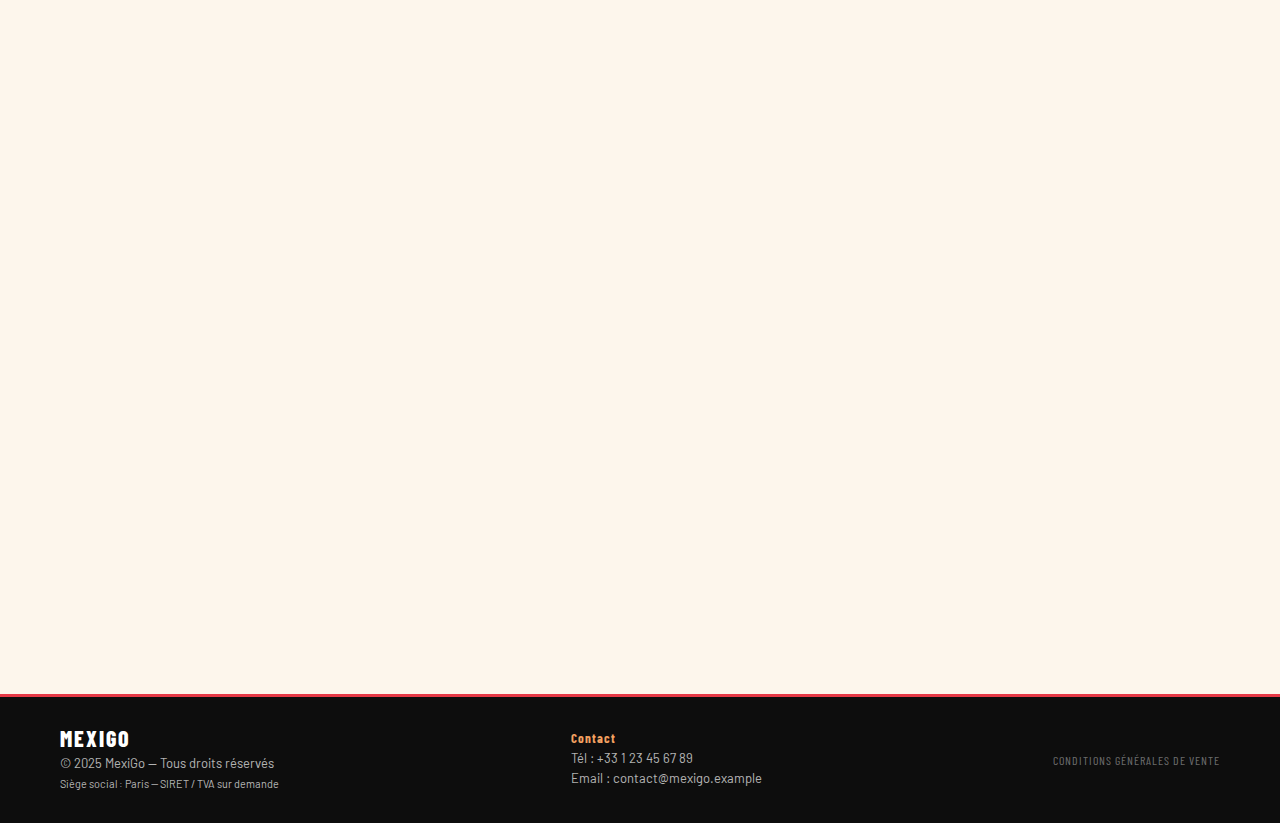
<file: PROJET_1 - Site_Vitrine/Gastronomie.html>
<!DOCTYPE html>
<html lang="fr">
<head>
  <meta charset="UTF-8">
  <meta name="viewport" content="width=device-width, initial-scale=1.0">
  <title>MexiGo — Gastronomie du Mexique</title>
  <meta name="description" content="Découvrez la gastronomie mexicaine : tacos, mole, guacamole et bien plus. MexiGo, votre agence spécialisée au Mexique.">
  <link rel="stylesheet" href="gastronomie.css">
  <link rel="stylesheet" href="https://cdnjs.cloudflare.com/ajax/libs/font-awesome/6.2.0/css/all.min.css">
  <link rel="preconnect" href="https://fonts.googleapis.com">
  <link href="https://fonts.googleapis.com/css2?family=Bebas+Neue&family=Barlow:ital,wght@0,300;0,400;0,600;0,700;1,400&family=Barlow+Condensed:wght@400;600;700;800&display=swap" rel="stylesheet">
</head>
<body>

  <!-- ░░ HERO ░░ -->
  <section class="page-haut" id="page-haut">
    <header class="entete" id="entete">
      <img src="image/Logo.png" alt="Logo MexiGo">
      <nav class="navigation">
        <li><a href="Accueil.html">Accueil</a></li>
        <li><a href="activites.html">Activités</a></li>
        <li><a href="Gastronomie.html" class="active">Gastronomie</a></li>
      </nav>
    </header>

    <div class="page-d-accueil">
      <p class="hero-eyebrow">Cuisine mexicaine · Saveurs authentiques · Patrimoine UNESCO</p>
      <h1 class="grand-titre">
        Sabores
        <span>de México</span>
      </h1>
      <p class="hero-sous-titre">La gastronomie mexicaine, inscrite au patrimoine de l'UNESCO, est l'une des plus riches et des plus variées au monde.</p>
    </div>
    <a class="defiler" href="#intro-gastro">Défiler <i class="fas fa-angle-down"></i></a>
  </section>

  <!-- ░░ INTRO ░░ -->
  <section class="intro-gastro reveal" id="intro-gastro">
    <div class="conteneur">
      <h2>Une cuisine classée<br>au patrimoine mondial</h2>
      <p>Depuis 2010, la gastronomie mexicaine est reconnue par l'UNESCO comme patrimoine immatériel de l'humanité. Héritière des civilisations précolombiennes et des influences espagnoles, elle repose sur le maïs, le piment, la tomate et le cacao — des ingrédients qui racontent des millénaires d'histoire.</p>
    </div>
  </section>

  <!-- ░░ PLATS EMBLÉMATIQUES ░░ -->
  <section class="plats reveal" id="plats">
    <div class="plats-header">
      <h1>Plats emblématiques</h1>
    </div>
    <div class="plats-grille">

      <div class="plat reveal">
        <img src="image/tacos.jpg" alt="Tacos al pastor">
        <div class="texte-plat" data-num="01">
          <span class="plat-tag">Incontournable</span>
          <h2>Tacos</h2>
          <p>Tortillas garnies de viande marinée, légumes croquants et salsa épicée. Le plat le plus iconique du Mexique existe en d'innombrables déclinaisons régionales — <em>al pastor</em>, <em>carnitas</em>, <em>barbacoa</em>…</p>
          <div class="plat-detail">
            <span><i class="fas fa-fire"></i> Épicé selon la salsa</span>
            <span><i class="fas fa-map-marker-alt"></i> Partout au Mexique</span>
          </div>
        </div>
      </div>

      <div class="plat reveal">
        <img src="image/guacamole.jpg" alt="Guacamole frais">
        <div class="texte-plat" data-num="02">
          <span class="plat-tag">Classique</span>
          <h2>Guacamole</h2>
          <p>Avocat frais écrasé avec citron vert, oignon rouge, coriandre et piment. Simple, frais et indispensable — il accompagne la quasi-totalité des repas mexicains depuis des siècles.</p>
          <div class="plat-detail">
            <span><i class="fas fa-leaf"></i> Végétarien</span>
            <span><i class="fas fa-map-marker-alt"></i> Origine aztèque</span>
          </div>
        </div>
      </div>

      <div class="plat reveal">
        <img src="image/mole.jpg" alt="Mole poblano">
        <div class="texte-plat" data-num="03">
          <span class="plat-tag">Spécialité régionale</span>
          <h2>Mole poblano</h2>
          <p>Une sauce complexe mêlant plus de vingt ingrédients : piment, chocolat noir, épices et graines. Servi sur du poulet, c'est la fierté culinaire de l'État de Puebla et un symbole de la cuisine mexicaine.</p>
          <div class="plat-detail">
            <span><i class="fas fa-star"></i> +20 ingrédients</span>
            <span><i class="fas fa-map-marker-alt"></i> Puebla</span>
          </div>
        </div>
      </div>

    </div>
  </section>

  <!-- ░░ BOISSONS ░░ -->
  <section class="boissons reveal" id="boissons">
    <div class="conteneur">
      <h2>Boissons traditionnelles</h2>
      <div class="grille-boissons">
        <div class="carte-boisson">
          <span class="icone">🌵</span>
          <h3>Mezcal</h3>
          <p>Distillé à partir d'agave, le mezcal est le précurseur du tequila. Fumé, complexe et artisanal — à déguster lentement dans un verre de barro.</p>
        </div>
        <div class="carte-boisson">
          <span class="icone">🍹</span>
          <h3>Agua fresca</h3>
          <p>Boisson légère à base de fruits (hibiscus, melon, tamarin) diluée dans de l'eau fraîche. Incontournable pour se désaltérer sous le soleil mexicain.</p>
        </div>
        <div class="carte-boisson">
          <span class="icone">🍫</span>
          <h3>Atole</h3>
          <p>Boisson chaude épaisse à base de maïs, cannelle et sucre de canne. Consommée depuis l'époque préhispanique, souvent accompagnée de tamales.</p>
        </div>
      </div>
    </div>
  </section>

  <!-- ░░ CONSEILS CULINAIRES ░░ -->
  <section class="conseil reveal" id="conseil">
    <div class="conteneur">
      <h2>Conseils de nos experts</h2>
      <div class="conseils-liste">
        <div class="conseil-item">
          <h4><i class="fas fa-utensils" style="margin-right:8px;color:var(--or)"></i>Manger comme un local</h4>
          <p>Les meilleures taquerías sont souvent de simples stands de rue. Suivez les files d'attente de mexicains — c'est le meilleur indicateur de qualité.</p>
        </div>
        <div class="conseil-item">
          <h4><i class="fas fa-pepper-hot" style="margin-right:8px;color:var(--or)"></i>Apprivoiser le piment</h4>
          <p>Les salsas varient en intensité. N'hésitez pas à demander <em>"¿Pica mucho?"</em> avant de verser. Commencez par la salsa verte, souvent plus douce.</p>
        </div>
        <div class="conseil-item">
          <h4><i class="fas fa-clock" style="margin-right:8px;color:var(--or)"></i>Respecter les horaires</h4>
          <p>La <em>comida</em> (déjeuner) est le repas principal, servi entre 14h et 16h. C'est souvent le moment idéal pour découvrir un <em>menú del día</em> complet et économique.</p>
        </div>
        <div class="conseil-item">
          <h4><i class="fas fa-map" style="margin-right:8px;color:var(--or)"></i>Spécialités par région</h4>
          <p>Chaque État a sa fierté culinaire : mole à Oaxaca, cochinita pibil au Yucatán, birria au Jalisco. Adaptez votre itinéraire pour goûter chaque terroir.</p>
        </div>
      </div>
    </div>
  </section>

  <!-- ░░ FOOTER ░░ -->
  <footer class="copyright">
    <div>
      <p style="font-family:'Barlow Condensed',sans-serif;font-size:22px;font-weight:800;letter-spacing:2px;color:#fff;margin-bottom:4px;">MEXIGO</p>
      <p>&copy; 2025 MexiGo — Tous droits réservés</p>
      <p><small>Siège social : Paris — SIRET / TVA sur demande</small></p>
    </div>
    <div>
      <p><strong>Contact</strong></p>
      <p>Tél : +33 1 23 45 67 89</p>
      <p>Email : contact@mexigo.example</p>
    </div>
    <a class="cgv" href="#">Conditions générales de vente</a>
  </footer>

  <script>
    const header = document.getElementById('entete');
    let lastY = 0;
    window.addEventListener('scroll', () => {
      const y = window.scrollY;
      header.classList.toggle('hidden', y > lastY && y > 120);
      header.classList.toggle('scrolled', y > 10);
      lastY = y;
    }, { passive: true });

    const observer = new IntersectionObserver((entries) => {
      entries.forEach(e => { if (e.isIntersecting) { e.target.classList.add('visible'); observer.unobserve(e.target); } });
    }, { threshold: 0.1 });
    document.querySelectorAll('.reveal').forEach(el => observer.observe(el));
  </script>
</body>
</html>
</file>
<file: PROJET-SCOLAIRE/accueil.css>
/* Importation des polices Google Fonts */
@import url('https://fonts.googleapis.com/css2?family=Arimo:ital,wght@0,400..700;1,400..700&family=Montserrat:ital,wght@0,100..900;1,100..900&display=swap');
@import url('https://fonts.googleapis.com/css2?family=Fira+Sans:ital,wght@0,100;0,200;0,300;0,400;0,500;0,600;0,700;0,800;0,900;1,100;1,200;1,300;1,400;1,500;1,600;1,700;1,800;1,900&display=swap');

/* Styles généraux */
* {
    font-family: 'Arimo';
}

html {
    scroll-behavior: smooth;
}

body {
    margin: 0 auto;
    background-color: #fffaf5;
    color: #333;
    padding-top: 80px;
}

body section{
    padding: 10px;
}



/* Styles pour l'en-tête */
header.entete {
    display: flex;
    justify-content: space-between;
    align-items: center;
    background-color: #e63946;
    padding: 10px 20px;
    position: fixed;
    top: 0;
    left: 0;
    width: 100%;
    z-index: 1000;
    transition: transform 0.3s ease;
}
header.entete.hidden {
    transform: translateY(-100%);
    transition: transform 0.8s;
}
header.entete img{
    width: 60px;
}

/* Styles pour la section page-haut (page d'accueil avec image de fond) */
section.page-haut{
    background: url("image/Fond-ecran.jpg");
    background-size: cover;
    background-position: center;
    height: 80vh;
}

/* Styles pour la page de bienvenue (page d'accueil) */
.page-d-accueil {
     padding: 20px 50px;
}

.grand-titre {
    color: rgb(11, 174, 11);
    font-weight: 900;
    font-style: italic;
    font-size: 80px;
    font-family: 'Fira Sans';
}

.defiler {
    color: green;
    text-decoration: none;
    position: absolute;
    bottom: 150px;
}

/* Styles pour le menu de navigation */
nav.navigation li {
    display: inline-block;
    margin: 0 10px;
}

nav.navigation {
    display: flex;
    justify-content: space-between;
    list-style: none;
    width: 400px;
    position: absolute;
    left: 50%;
    transform: translateX(-50%);
}

nav.navigation li {
    transition: transform 0.2s ease;
}

nav.navigation li:hover {
    transform: scale(1.1);
}

nav.navigation a {
    color: white;
    text-decoration: none;
    font-weight: bold;
}

/* Styles pour la section introduction */
.introduction {
    display: absolute;
    padding: 20px;
}

.introduction a {
    text-decoration: none;
}

section.introduction p.introduction1 {
    letter-spacing: 0.3px;
    font-style: italic;
    padding: 10px;
}

/* Styles pour la section présentation */
section.presentation h3 {
    font-size: 35px;
    font-family: 'Fira sans';
    font-weight: 400;
    position: relative;
}

section.presentation h3:before {
    content: "";
    position: absolute;
    background-color: green;
    width: 50px;
    height: 7px;
    bottom: 0;
}

/* Styles pour la section équipe */
section.equipe h3 {
    font-size: 35px;
    font-family: 'Fira sans';
    font-weight: 400;
    position: relative;
}
section.equipe h3:before {
    content: "";
    position: absolute;
    background-color: green;
    width: 50px;
    height: 7px;
    bottom: 0;
}
section.equipe img {
    border-radius: 10px;
    /* Supprimé transform: scale(0.5) pour éviter la réduction et l'espace blanc excessif */
    max-width: 100%; /* Assure que les images s'adaptent à leur conteneur sans dépasser */
    height: auto; /* Maintient les proportions */
}


/* Styles pour la section service */
section.service h3 {
    font-size: 35px;
    font-family: 'Fira sans';
    font-weight: 400;
    position: relative;
}

section.service h3:before {
    content: "";
    position: absolute;
    background-color: green;
    width: 50px;
    height: 7px;
    bottom: 0;
}

/* Styles pour la section disponibilité */
section.disponibilité h3 {
    font-size: 35px;
    font-family: 'Fira sans';
    font-weight: 400;
    position: relative;
}

section.disponibilité h3:before {
    content: "";
    position: absolute;
    background-color: green;
    width: 50px;
    height: 7px;
    bottom: 0;
}

/* Styles pour la section tarif */
section.tarif h3 {
    font-size: 35px;
    font-family: 'Fira sans';
    font-weight: 400;
    position: relative;
}

section.tarif h3:before {
    content: "";
    position: absolute;
    background-color: green;
    width: 50px;
    height: 7px;
    bottom: 0;
}

/* Styles pour la section réputation */
section.reputation h3 {
    font-size: 35px;
    font-family: 'Fira sans';
    font-weight: 400;
    position: relative;
}

section.reputation h3:before {
    content: "";
    position: absolute;
    background-color: green;
    width: 50px;
    height: 7px;
    bottom: 0;
}

/* Styles pour la section contact */
section.contact h3 {
    font-size: 35px;
    font-family: 'Fira sans';
    font-weight: 400;
    position: relative;
}

section.contact h3:before {
    content: "";
    position: absolute;
    background-color: green;
    width: 50px;
    height: 7px;
    bottom: 0;
}

section.contact {
    background-color: #f9f9f9;
    padding: 50px 80px;
    text-align: center;
}
section.contact p {
    color: #555;
    margin-bottom: 30px;
}

.formulaire-contact {
    display: flex;
    flex-direction: column;
    gap: 15px;
    max-width: 600px;
    margin: 0 auto;
    text-align: left;
}

.ligne-formulaire label {
    font-size: 15px;
    color: #333;
}

.ligne-formulaire input,
.ligne-formulaire select,
.ligne-formulaire textarea {
    width: 100%;
    padding: 10px;
    border: 1px solid #ff0000;
    border-radius: 5px;
    font-size: 14px;
}

.actions-formulaire {
    display: flex;
    justify-content: center;
    align-items: center;
    gap: 15px;
    margin-top: 15px;
}

.bouton-principal {
    background-color: green;
    color: white;
    border: none;
    padding: 10px 20px;
    border-radius: 5px;
    cursor: pointer;
}

.bouton-principal:hover {
    background-color: darkgreen;
}

.lien-bouton {
    color: green;
    text-decoration: none;
}

/* Styles pour le pied de page */
footer{
    display: flex;
    background-color: green;
    justify-content: space-between;
    align-items: center;
    color: white;
}

footer a.cgv{
    text-decoration: none;
    color: white;
}
</file>
<file: PROJET-SCOLAIRE/activités.css>
/* Importation des polices Google Fonts */
@import url('https://fonts.googleapis.com/css2?family=Arimo:ital,wght@0,400..700;1,400..700&family=Montserrat:ital,wght@0,100..900;1,100..900&display=swap');
@import url('https://fonts.googleapis.com/css2?family=Fira+Sans:ital,wght@0,100;0,200;0,300;0,400;0,500;0,600;0,700;0,800;0,900;1,100;1,200;1,300;1,400;1,500;1,600;1,700;1,800;1,900&display=swap');

/* Styles généraux */
* {
    font-family: 'Arimo';
}

html {
    scroll-behavior: smooth;
}

body {
    margin: 0 auto;
    background-color: #fffaf5;
    color: #333;
    padding-top: 80px;
}

body section{
    padding: 10px;
}

/* Styles pour l'en-tête */
header.entete {
    display: flex;
    justify-content: space-between;
    align-items: center;
    background-color: #e63946;
    padding: 10px 20px;
    position: fixed;
    top: 0;
    left: 0;
    width: 100%;
    z-index: 1000;
    transition: transform 0.3s ease;
}
header.entete.hidden {
    transform: translateY(-100%);
}
header.entete img{
    width: 60px;
}

/* Styles pour la section page-haut (page d'accueil avec image de fond) */
section.page-haut{
    
    background-size: cover;
    background-position: center;
    height: 80vh;
    background:  url("image/Fond-ecran.jpg");
    
}



/* Styles pour la page de bienvenue (page d'accueil) */
.page-d-accueil {
     padding: 20px 50px;
}

.grand-titre {
    color: rgb(249, 2, 2);
    font-weight: 900;
    font-style: italic;
    font-size: 80px;
    font-family: 'Fira Sans';
}

.defiler {
    color: green;
    text-decoration: none;
    position: absolute;
    bottom: 150px;
}

/* Styles pour le menu de navigation */
nav.navigation li {
    display: inline-block;
    margin: 0 10px;
}

nav.navigation {
    display: flex;
    justify-content: space-between;
    list-style: none;
    width: 400px;
    position: absolute;
    left: 50%;
    transform: translateX(-50%);
}

nav.navigation li {
    transition: transform 0.2s ease;
}

nav.navigation li:hover {
    transform: scale(1.1);
}

nav.navigation a {
    color: white;
    text-decoration: none;
    font-weight: bold;
}

/* Styles pour la section introduction */
.introduction {
    display: absolute;
    padding: 10px;
}

section.introduction p.introduction1 {
    letter-spacing: 0.3px;
    font-style: italic;
    padding: 10px;
}

section.introduction img {
    display: block;
    margin: 0 auto;
    border-radius: 10px;
}

/* Styles pour la section développement */
section.develop h1 {
    font-size: 35px;
    font-family: 'Fira sans';
    font-weight: 400;
    position: relative;
}

section.develop h1:before {
    content: "";
    position: absolute;
    background-color: green;
    width: 50px;
    height: 7px;
    bottom: 0;
}

section.develop {
    display: absolute;
    padding: 20px;
}

section.develop li {
    list-style: circle;
}

/* Styles pour la section photos des lieux */
.photos{
    padding: 20px;
}

.photo-lieu {
    min-height: 500px;
    display: flex;
    flex-wrap: wrap;
}

.lieu-detail {
    position: absolute;
    width: 100%;
    bottom: 0;
    background-color: #FFFFFFDF;
    padding: 5px 20px;
}

a.lieu-mexi{
    position: relative;
    background-size: cover;
    background-position: center;
    min-width: 350px;
    height: 500px;
    flex: 1;
}

.nom-ville{
    font-size: 22px;
    font-weight: 400;
}

.estimation{
    color: red;
    font-size: 18px;
    font-weight: 300;
}

.Mexico{
    background-image: url(image/mexico.jpg);
    border-radius: 10px;
}

.Cancun{
    background-image: url(image/Cancùn.jpg);
    border-radius: 10px;
}

.Playa{
    background-image: url(image/Playa.jpg);
    border-radius: 10px;
}

.Guanajuato{
    background-image: url(image/Guana.jpg);
    border-radius: 10px;
}

/* Styles pour le pied de page */
footer{
    display: flex;
    background-color: green;
    justify-content: space-between;
    align-items: center;
    color: white;
}

footer a.cgv{
    text-decoration: none;
    color: white;
}
</file>
<file: PROJET-SCOLAIRE/gastronomie.css>
/* Importation des polices Google Fonts */
@import url('https://fonts.googleapis.com/css2?family=Arimo:ital,wght@0,400..700;1,400..700&family=Montserrat:ital,wght@0,100..900;1,100..900&display=swap');
@import url('https://fonts.googleapis.com/css2?family=Fira+Sans:ital,wght@0,100;0,200;0,300;0,400;0,500;0,600;0,700;0,800;0,900;1,100;1,200;1,300;1,400;1,500;1,600;1,700;1,800;1,900&display=swap');

/* Styles généraux */
* {
    font-family: 'Arimo';
}

html {
    scroll-behavior: smooth;
}

body {
    margin: 0 auto;
    background-color: #fffaf5;
    color: #333;
    padding-top: 80px;
}

body section{
    padding: 10px;
}

/* Styles pour l'en-tête */
header.entete {
    display: flex;
    justify-content: space-between;
    align-items: center;
    background-color: #e63946;
    padding: 10px 20px;
    position: fixed;
    top: 0;
    left: 0;
    width: 100%;
    z-index: 1000;
    transition: transform 0.3s ease;
}
header.entete.hidden {
    transform: translateY(-100%);
}
header.entete img{
    width: 60px;
}

/* Styles pour la section page-haut (page d'accueil avec image de fond) */
section.page-haut{
    background: url("image/Fond-ecran.jpg");
    background-size: cover;
    background-position: center;
    height: 80vh;
}

/* Styles pour la page de bienvenue (page d'accueil) */
.page-d-accueil {
     padding: 20px 50px;
}

.grand-titre {
    color: rgb(11, 174, 11);
    font-weight: 900;
    font-style: italic;
    font-size: 80px;
    font-family: 'Fira Sans';
}

.defiler {
    color: green;
    text-decoration: none;
    position: absolute;
    bottom: 150px;
}

/* Styles pour le menu de navigation */
nav.navigation li {
    display: inline-block;
    margin: 0 10px;
}

nav.navigation {
    display: flex;
    justify-content: space-between;
    list-style: none;
    width: 400px;
    position: absolute;
    left: 50%;
    transform: translateX(-50%);
}

nav.navigation li {
    transition: transform 0.2s ease;
}

nav.navigation li:hover {
    transform: scale(1.1);
}

nav.navigation a {
    color: white;
    text-decoration: none;
    font-weight: bold;
}

/* Styles pour la section introduction */
.introduction {
    display: absolute;
    padding: 10px;
}

section.introduction p.introduction1 {
    letter-spacing: 0.3px;
    font-style: italic;
    padding: 10px;
}

/* Styles pour la section plats */
section.plats {
    padding: 40px 60px;
}

section.plats h1 {
    font-size: 35px;
    font-family: 'Fira Sans';
    font-weight: 400;
    position: relative;
    margin-bottom: 40px;
}

section.plats h1:before {
    content: "";
    position: absolute;
    background-color: green;
    width: 50px;
    height: 7px;
    bottom: -10px;
}

/* Styles pour chaque plat en ligne */
.plat {
    display: flex;
    align-items: center;
    gap: 30px;
    margin-bottom: 40px;
}

.plat img {
    width: 300px;
    height: auto;
    border-radius: 10px;
    box-shadow: 0 4px 8px rgba(0,0,0,0.2);
}

.plat-text {
    max-width: 600px;
}

.plat-text h2 {
    color: #e63946;
    font-family: 'Fira Sans';
    font-size: 28px;
    margin: 0;
}

.texte-plat p {
    font-size: 16px;
    line-height: 1.5;
    font-style: italic;
}

/* Styles pour le pied de page */
footer {
    display: flex;
    background-color: green;
    justify-content: space-between;
    align-items: center;
    color: white;
}

footer a.cgv {
    text-decoration: none;
    color: white;
}
</file>
<file: Projet/accueil.css>
/* Importation des polices Google Fonts */
@import url('https://fonts.googleapis.com/css2?family=Arimo:ital,wght@0,400..700;1,400..700&family=Montserrat:ital,wght@0,100..900;1,100..900&display=swap');
@import url('https://fonts.googleapis.com/css2?family=Fira+Sans:ital,wght@0,100;0,200;0,300;0,400;0,500;0,600;0,700;0,800;0,900;1,100;1,200;1,300;1,400;1,500;1,600;1,700;1,800;1,900&display=swap');

/* Styles généraux */
* {
    font-family: 'Arimo';
}

html {
    scroll-behavior: smooth;
}

body {
    margin: 0 auto;
    background-color: #fffaf5;
    color: #333;
    padding-top: 80px;
}

body section{
    padding: 10px;
}



/* Styles pour l'en-tête */
header.entete {
    display: flex;
    justify-content: space-between;
    align-items: center;
    background-color: #e63946;
    padding: 10px 20px;
    position: fixed;
    top: 0;
    left: 0;
    width: 100%;
    z-index: 1000;
    transition: transform 0.3s ease;
}
header.entete.hidden {
    transform: translateY(-100%);
    transition: transform 0.8s;
}
header.entete img{
    width: 60px;
}

/* Styles pour la section page-haut (page d'accueil avec image de fond) */
section.page-haut{
    background: url("image/Fond-ecran.jpg");
    background-size: cover;
    background-position: center;
    height: 80vh;
}

/* Styles pour la page de bienvenue (page d'accueil) */
.page-d-accueil {
     padding: 20px 50px;
}

.grand-titre {
    color: rgb(11, 174, 11);
    font-weight: 900;
    font-style: italic;
    font-size: 80px;
    font-family: 'Fira Sans';
}

.defiler {
    color: green;
    text-decoration: none;
    position: absolute;
    bottom: 150px;
}

/* Styles pour le menu de navigation */
nav.navigation li {
    display: inline-block;
    margin: 0 10px;
}

nav.navigation {
    display: flex;
    justify-content: space-between;
    list-style: none;
    width: 400px;
    position: absolute;
    left: 50%;
    transform: translateX(-50%);
}

nav.navigation li {
    transition: transform 0.2s ease;
}

nav.navigation li:hover {
    transform: scale(1.1);
}

nav.navigation a {
    color: white;
    text-decoration: none;
    font-weight: bold;
}

/* Styles pour la section introduction */
.introduction {
    display: absolute;
    padding: 20px;
}

.introduction a {
    text-decoration: none;
}

section.introduction p.introduction1 {
    letter-spacing: 0.3px;
    font-style: italic;
    padding: 10px;
}

/* Styles pour la section présentation */
section.presentation h3 {
    font-size: 35px;
    font-family: 'Fira sans';
    font-weight: 400;
    position: relative;
}

section.presentation h3:before {
    content: "";
    position: absolute;
    background-color: green;
    width: 50px;
    height: 7px;
    bottom: 0;
}

/* Styles pour la section équipe */
section.equipe h3 {
    font-size: 35px;
    font-family: 'Fira sans';
    font-weight: 400;
    position: relative;
}
section.equipe h3:before {
    content: "";
    position: absolute;
    background-color: green;
    width: 50px;
    height: 7px;
    bottom: 0;
}
section.equipe img {
    border-radius: 10px;
    /* Supprimé transform: scale(0.5) pour éviter la réduction et l'espace blanc excessif */
    max-width: 100%; /* Assure que les images s'adaptent à leur conteneur sans dépasser */
    height: auto; /* Maintient les proportions */
}


/* Styles pour la section service */
section.service h3 {
    font-size: 35px;
    font-family: 'Fira sans';
    font-weight: 400;
    position: relative;
}

section.service h3:before {
    content: "";
    position: absolute;
    background-color: green;
    width: 50px;
    height: 7px;
    bottom: 0;
}

/* Styles pour la section disponibilité */
section.disponibilité h3 {
    font-size: 35px;
    font-family: 'Fira sans';
    font-weight: 400;
    position: relative;
}

section.disponibilité h3:before {
    content: "";
    position: absolute;
    background-color: green;
    width: 50px;
    height: 7px;
    bottom: 0;
}

/* Styles pour la section tarif */
section.tarif h3 {
    font-size: 35px;
    font-family: 'Fira sans';
    font-weight: 400;
    position: relative;
}

section.tarif h3:before {
    content: "";
    position: absolute;
    background-color: green;
    width: 50px;
    height: 7px;
    bottom: 0;
}

/* Styles pour la section réputation */
section.reputation h3 {
    font-size: 35px;
    font-family: 'Fira sans';
    font-weight: 400;
    position: relative;
}

section.reputation h3:before {
    content: "";
    position: absolute;
    background-color: green;
    width: 50px;
    height: 7px;
    bottom: 0;
}

/* Styles pour la section contact */
section.contact h3 {
    font-size: 35px;
    font-family: 'Fira sans';
    font-weight: 400;
    position: relative;
}

section.contact h3:before {
    content: "";
    position: absolute;
    background-color: green;
    width: 50px;
    height: 7px;
    bottom: 0;
}

section.contact {
    background-color: #f9f9f9;
    padding: 50px 80px;
    text-align: center;
}
section.contact p {
    color: #555;
    margin-bottom: 30px;
}

.formulaire-contact {
    display: flex;
    flex-direction: column;
    gap: 15px;
    max-width: 600px;
    margin: 0 auto;
    text-align: left;
}

.ligne-formulaire label {
    font-size: 15px;
    color: #333;
}

.ligne-formulaire input,
.ligne-formulaire select,
.ligne-formulaire textarea {
    width: 100%;
    padding: 10px;
    border: 1px solid #ff0000;
    border-radius: 5px;
    font-size: 14px;
}

.actions-formulaire {
    display: flex;
    justify-content: center;
    align-items: center;
    gap: 15px;
    margin-top: 15px;
}

.bouton-principal {
    background-color: green;
    color: white;
    border: none;
    padding: 10px 20px;
    border-radius: 5px;
    cursor: pointer;
}

.bouton-principal:hover {
    background-color: darkgreen;
}

.lien-bouton {
    color: green;
    text-decoration: none;
}

/* Styles pour le pied de page */
footer{
    display: flex;
    background-color: green;
    justify-content: space-between;
    align-items: center;
    color: white;
}

footer a.cgv{
    text-decoration: none;
    color: white;
}
</file>
<file: Projet/activités.css>
/* Importation des polices Google Fonts */
@import url('https://fonts.googleapis.com/css2?family=Arimo:ital,wght@0,400..700;1,400..700&family=Montserrat:ital,wght@0,100..900;1,100..900&display=swap');
@import url('https://fonts.googleapis.com/css2?family=Fira+Sans:ital,wght@0,100;0,200;0,300;0,400;0,500;0,600;0,700;0,800;0,900;1,100;1,200;1,300;1,400;1,500;1,600;1,700;1,800;1,900&display=swap');

/* Styles généraux */
* {
    font-family: 'Arimo';
}

html {
    scroll-behavior: smooth;
}

body {
    margin: 0 auto;
    background-color: #fffaf5;
    color: #333;
    padding-top: 80px;
}

body section{
    padding: 10px;
}

/* Styles pour l'en-tête */
header.entete {
    display: flex;
    justify-content: space-between;
    align-items: center;
    background-color: #e63946;
    padding: 10px 20px;
    position: fixed;
    top: 0;
    left: 0;
    width: 100%;
    z-index: 1000;
    transition: transform 0.3s ease;
}
header.entete.hidden {
    transform: translateY(-100%);
}
header.entete img{
    width: 60px;
}

/* Styles pour la section page-haut (page d'accueil avec image de fond) */
section.page-haut{
    
    background-size: cover;
    background-position: center;
    height: 80vh;
    background:  url("image/Fond-ecran.jpg");
    
}



/* Styles pour la page de bienvenue (page d'accueil) */
.page-d-accueil {
     padding: 20px 50px;
}

.grand-titre {
    color: rgb(249, 2, 2);
    font-weight: 900;
    font-style: italic;
    font-size: 80px;
    font-family: 'Fira Sans';
}

.defiler {
    color: green;
    text-decoration: none;
    position: absolute;
    bottom: 150px;
}

/* Styles pour le menu de navigation */
nav.navigation li {
    display: inline-block;
    margin: 0 10px;
}

nav.navigation {
    display: flex;
    justify-content: space-between;
    list-style: none;
    width: 400px;
    position: absolute;
    left: 50%;
    transform: translateX(-50%);
}

nav.navigation li {
    transition: transform 0.2s ease;
}

nav.navigation li:hover {
    transform: scale(1.1);
}

nav.navigation a {
    color: white;
    text-decoration: none;
    font-weight: bold;
}

/* Styles pour la section introduction */
.introduction {
    display: absolute;
    padding: 10px;
}

section.introduction p.introduction1 {
    letter-spacing: 0.3px;
    font-style: italic;
    padding: 10px;
}

section.introduction img {
    display: block;
    margin: 0 auto;
    border-radius: 10px;
}

/* Styles pour la section développement */
section.develop h1 {
    font-size: 35px;
    font-family: 'Fira sans';
    font-weight: 400;
    position: relative;
}

section.develop h1:before {
    content: "";
    position: absolute;
    background-color: green;
    width: 50px;
    height: 7px;
    bottom: 0;
}

section.develop {
    display: absolute;
    padding: 20px;
}

section.develop li {
    list-style: circle;
}

/* Styles pour la section photos des lieux */
.photos{
    padding: 20px;
}

.photo-lieu {
    min-height: 500px;
    display: flex;
    flex-wrap: wrap;
}

.lieu-detail {
    position: absolute;
    width: 100%;
    bottom: 0;
    background-color: #FFFFFFDF;
    padding: 5px 20px;
}

a.lieu-mexi{
    position: relative;
    background-size: cover;
    background-position: center;
    min-width: 350px;
    height: 500px;
    flex: 1;
}

.nom-ville{
    font-size: 22px;
    font-weight: 400;
}

.estimation{
    color: red;
    font-size: 18px;
    font-weight: 300;
}

.Mexico{
    background-image: url(image/mexico.jpg);
    border-radius: 10px;
}

.Cancun{
    background-image: url(image/Cancùn.jpg);
    border-radius: 10px;
}

.Playa{
    background-image: url(image/Playa.jpg);
    border-radius: 10px;
}

.Guanajuato{
    background-image: url(image/Guana.jpg);
    border-radius: 10px;
}

/* Styles pour le pied de page */
footer{
    display: flex;
    background-color: green;
    justify-content: space-between;
    align-items: center;
    color: white;
}

footer a.cgv{
    text-decoration: none;
    color: white;
}
</file>
<file: Projet/gastronomie.css>
/* Importation des polices Google Fonts */
@import url('https://fonts.googleapis.com/css2?family=Arimo:ital,wght@0,400..700;1,400..700&family=Montserrat:ital,wght@0,100..900;1,100..900&display=swap');
@import url('https://fonts.googleapis.com/css2?family=Fira+Sans:ital,wght@0,100;0,200;0,300;0,400;0,500;0,600;0,700;0,800;0,900;1,100;1,200;1,300;1,400;1,500;1,600;1,700;1,800;1,900&display=swap');

/* Styles généraux */
* {
    font-family: 'Arimo';
}

html {
    scroll-behavior: smooth;
}

body {
    margin: 0 auto;
    background-color: #fffaf5;
    color: #333;
    padding-top: 80px;
}

body section{
    padding: 10px;
}

/* Styles pour l'en-tête */
header.entete {
    display: flex;
    justify-content: space-between;
    align-items: center;
    background-color: #e63946;
    padding: 10px 20px;
    position: fixed;
    top: 0;
    left: 0;
    width: 100%;
    z-index: 1000;
    transition: transform 0.3s ease;
}
header.entete.hidden {
    transform: translateY(-100%);
}
header.entete img{
    width: 60px;
}

/* Styles pour la section page-haut (page d'accueil avec image de fond) */
section.page-haut{
    background: url("image/Fond-ecran.jpg");
    background-size: cover;
    background-position: center;
    height: 80vh;
}

/* Styles pour la page de bienvenue (page d'accueil) */
.page-d-accueil {
     padding: 20px 50px;
}

.grand-titre {
    color: rgb(11, 174, 11);
    font-weight: 900;
    font-style: italic;
    font-size: 80px;
    font-family: 'Fira Sans';
}

.defiler {
    color: green;
    text-decoration: none;
    position: absolute;
    bottom: 150px;
}

/* Styles pour le menu de navigation */
nav.navigation li {
    display: inline-block;
    margin: 0 10px;
}

nav.navigation {
    display: flex;
    justify-content: space-between;
    list-style: none;
    width: 400px;
    position: absolute;
    left: 50%;
    transform: translateX(-50%);
}

nav.navigation li {
    transition: transform 0.2s ease;
}

nav.navigation li:hover {
    transform: scale(1.1);
}

nav.navigation a {
    color: white;
    text-decoration: none;
    font-weight: bold;
}

/* Styles pour la section introduction */
.introduction {
    display: absolute;
    padding: 10px;
}

section.introduction p.introduction1 {
    letter-spacing: 0.3px;
    font-style: italic;
    padding: 10px;
}

/* Styles pour la section plats */
section.plats {
    padding: 40px 60px;
}

section.plats h1 {
    font-size: 35px;
    font-family: 'Fira Sans';
    font-weight: 400;
    position: relative;
    margin-bottom: 40px;
}

section.plats h1:before {
    content: "";
    position: absolute;
    background-color: green;
    width: 50px;
    height: 7px;
    bottom: -10px;
}

/* Styles pour chaque plat en ligne */
.plat {
    display: flex;
    align-items: center;
    gap: 30px;
    margin-bottom: 40px;
}

.plat img {
    width: 300px;
    height: auto;
    border-radius: 10px;
    box-shadow: 0 4px 8px rgba(0,0,0,0.2);
}

.plat-text {
    max-width: 600px;
}

.plat-text h2 {
    color: #e63946;
    font-family: 'Fira Sans';
    font-size: 28px;
    margin: 0;
}

.texte-plat p {
    font-size: 16px;
    line-height: 1.5;
    font-style: italic;
}

/* Styles pour le pied de page */
footer {
    display: flex;
    background-color: green;
    justify-content: space-between;
    align-items: center;
    color: white;
}

footer a.cgv {
    text-decoration: none;
    color: white;
}
</file>
<file: PROJET_1 - Site_Vitrine/accueil.css>
/* ============================================================
   MexiGo — CSS Aventurier & Audacieux
   ============================================================ */

@import url('https://fonts.googleapis.com/css2?family=Bebas+Neue&family=Barlow:ital,wght@0,300;0,400;0,600;0,700;1,300;1,400&family=Barlow+Condensed:wght@400;600;700;800&display=swap');

/* ── Variables ─────────────────────────────────────────────── */
:root {
  --rouge:    #e63946;
  --vert:     #2d6a4f;
  --vert-vif: #52b788;
  --or:       #f4a261;
  --noir:     #0d0d0d;
  --creme:    #fdf6ec;
  --gris:     #f0ebe3;
  --texte:    #1a1a1a;
  --blanc:    #ffffff;
  --font-titre: 'Bebas Neue', cursive;
  --font-cond:  'Barlow Condensed', sans-serif;
  --font-body:  'Barlow', sans-serif;
  --ombre: 0 8px 40px rgba(0,0,0,0.18);
  --transition: 0.35s cubic-bezier(0.4, 0, 0.2, 1);
}

*, *::before, *::after { box-sizing: border-box; margin: 0; padding: 0; }
html { scroll-behavior: smooth; }
body { font-family: var(--font-body); background-color: var(--creme); color: var(--texte); padding-top: 72px; overflow-x: hidden; }
img { display: block; max-width: 100%; }
a   { text-decoration: none; }
ul  { list-style: none; }

/* Scroll reveal */
.reveal { opacity: 0; transform: translateY(40px); transition: opacity 0.7s ease, transform 0.7s ease; }
.reveal.visible { opacity: 1; transform: none; }

/* HEADER */
header.entete {
  display: flex; align-items: center; justify-content: space-between;
  background-color: var(--noir); padding: 0 32px; height: 72px;
  position: fixed; top: 0; left: 0; width: 100%; z-index: 1000;
  transition: transform 0.4s ease, box-shadow 0.3s;
  border-bottom: 3px solid var(--rouge);
}
header.entete.hidden { transform: translateY(-100%); }
header.entete img { height: 46px; width: auto; }

nav.navigation { display: flex; gap: 8px; align-items: center; position: static; transform: none; width: auto; }
nav.navigation a { font-family: var(--font-cond); font-weight: 700; font-size: 15px; letter-spacing: 2px; text-transform: uppercase; color: var(--blanc); padding: 8px 16px; border: 2px solid transparent; border-radius: 2px; transition: var(--transition); }
nav.navigation a:hover { color: var(--or); border-color: var(--or); }
nav.navigation li { display: inline-block; }

/* HERO */
section.page-haut {
  position: relative; height: 100vh; min-height: 600px;
  background: url("image/Fond-ecran.jpg") center/cover no-repeat;
  display: flex; flex-direction: column; justify-content: flex-end; overflow: hidden;
}
section.page-haut::before {
  content: ''; position: absolute; inset: 0;
  background: linear-gradient(135deg, rgba(13,13,13,0.78) 0%, rgba(230,57,70,0.2) 55%, rgba(45,106,79,0.55) 100%);
  z-index: 1;
}
section.page-haut::after {
  content: ''; position: absolute; bottom: -2px; left: 0; width: 100%; height: 120px;
  background: var(--creme); clip-path: polygon(0 60%, 100% 0%, 100% 100%, 0% 100%); z-index: 2;
}
.page-d-accueil { position: relative; z-index: 3; padding: 0 60px 130px; }

.hero-eyebrow { font-family: var(--font-cond); font-size: 13px; letter-spacing: 5px; text-transform: uppercase; color: var(--or); margin-bottom: 12px; opacity: 0; animation: fadeUp 0.8s 0.3s forwards; }

.grand-titre { font-family: var(--font-titre); font-size: clamp(64px, 10vw, 130px); line-height: 0.92; color: var(--blanc); letter-spacing: 2px; text-shadow: 4px 4px 0 var(--rouge); opacity: 0; animation: fadeUp 0.9s 0.5s forwards; }
.grand-titre span { color: var(--or); display: block; }

.hero-sous-titre { font-size: 18px; color: rgba(255,255,255,0.82); max-width: 480px; margin-top: 18px; line-height: 1.6; opacity: 0; animation: fadeUp 0.9s 0.7s forwards; }

.hero-actions { display: flex; gap: 16px; margin-top: 32px; opacity: 0; animation: fadeUp 0.9s 0.9s forwards; }

.defiler { position: absolute; bottom: 138px; right: 60px; z-index: 3; display: flex; flex-direction: column; align-items: center; gap: 6px; color: var(--blanc); font-family: var(--font-cond); font-size: 11px; letter-spacing: 3px; text-transform: uppercase; opacity: 0; animation: fadeUp 1s 1.1s forwards; }
.defiler i { font-size: 22px; animation: bounce 1.8s infinite; }

/* BOUTONS */
.bouton-principal { display: inline-block; font-family: var(--font-cond); font-weight: 700; font-size: 14px; letter-spacing: 2px; text-transform: uppercase; background-color: var(--rouge); color: var(--blanc); padding: 14px 32px; border: none; border-radius: 2px; cursor: pointer; position: relative; overflow: hidden; transition: var(--transition); clip-path: polygon(8px 0%, 100% 0%, calc(100% - 8px) 100%, 0% 100%); }
.bouton-principal::after { content: ''; position: absolute; inset: 0; background: var(--noir); transform: translateX(-101%); transition: transform 0.35s ease; }
.bouton-principal:hover::after { transform: translateX(0); }
.bouton-principal span { position: relative; z-index: 1; }

.bouton-secondaire { display: inline-block; font-family: var(--font-cond); font-weight: 700; font-size: 14px; letter-spacing: 2px; text-transform: uppercase; background: transparent; color: var(--blanc); padding: 12px 30px; border: 2px solid var(--blanc); border-radius: 2px; transition: var(--transition); clip-path: polygon(8px 0%, 100% 0%, calc(100% - 8px) 100%, 0% 100%); }
.bouton-secondaire:hover { background: var(--blanc); color: var(--noir); }

/* H3 GLOBAL */
section h3 { font-family: var(--font-titre); font-size: clamp(36px, 5vw, 60px); line-height: 1; color: var(--noir); margin-bottom: 8px; }
section h3::after { content: ''; display: block; width: 56px; height: 5px; background: linear-gradient(90deg, var(--rouge), var(--or)); margin-top: 10px; border-radius: 2px; }

/* INTRODUCTION */
section.introduction { background: var(--noir); color: var(--blanc); padding: 80px 60px; position: relative; overflow: hidden; }
section.introduction::before { content: 'MÉXICO'; position: absolute; right: -20px; top: 50%; transform: translateY(-50%); font-family: var(--font-titre); font-size: 200px; color: rgba(255,255,255,0.04); pointer-events: none; line-height: 1; }
section.introduction .conteneur { max-width: 760px; }
section.introduction h3 { color: var(--blanc); }
section.introduction h3::after { background: linear-gradient(90deg, var(--or), var(--vert-vif)); }
section.introduction p.lead { font-size: 20px; line-height: 1.7; color: rgba(255,255,255,0.8); margin: 20px 0 32px; }
section.introduction .intro-actions { display: flex; gap: 16px; flex-wrap: wrap; }

/* PRÉSENTATION */
section.presentation { padding: 80px 60px; background: var(--gris); }
section.presentation > div { max-width: 1100px; margin: 0 auto; display: grid; grid-template-columns: 1fr 1fr; gap: 60px; align-items: start; }
section.presentation h4 { font-family: var(--font-cond); font-size: 18px; letter-spacing: 2px; text-transform: uppercase; color: var(--rouge); margin: 24px 0 12px; }
section.presentation p, section.presentation li { line-height: 1.8; color: #444; }
section.presentation ul { display: flex; flex-direction: column; gap: 10px; }
section.presentation ul li { display: flex; align-items: flex-start; gap: 12px; }
section.presentation ul li::before { content: '▶'; color: var(--rouge); font-size: 11px; flex-shrink: 0; margin-top: 5px; }

/* ÉQUIPE */
section.equipe { padding: 80px 60px; background: var(--creme); }
section.equipe > div { max-width: 1100px; margin: 0 auto; }
section.equipe > div > div { display: grid; grid-template-columns: repeat(3, 1fr); gap: 32px; margin-top: 48px; }
section.equipe article { background: var(--blanc); border-radius: 4px; overflow: hidden; position: relative; transition: var(--transition); box-shadow: 0 4px 20px rgba(0,0,0,0.06); }
section.equipe article:hover { transform: translateY(-8px); box-shadow: var(--ombre); }
section.equipe article::before { content: ''; position: absolute; top: 0; left: 0; width: 100%; height: 4px; background: linear-gradient(90deg, var(--rouge), var(--or)); }
section.equipe img { width: 100%; height: 240px; object-fit: cover; filter: grayscale(20%); transition: filter 0.4s; border-radius: 0; }
section.equipe article:hover img { filter: grayscale(0%); }
section.equipe article h4 { font-family: var(--font-cond); font-size: 20px; font-weight: 700; letter-spacing: 1px; padding: 16px 20px 6px; color: var(--noir); }
section.equipe article p { padding: 0 20px 20px; font-size: 14px; color: #666; line-height: 1.6; }

/* SERVICES */
section.service { padding: 80px 60px; background: var(--noir); color: var(--blanc); }
section.service > div { max-width: 1100px; margin: 0 auto; }
section.service h3 { color: var(--blanc); }
section.service h3::after { background: linear-gradient(90deg, var(--rouge), var(--or)); }
.grille-services { display: grid; grid-template-columns: repeat(4, 1fr); gap: 2px; margin-top: 48px; }
.grille-services .service { padding: 36px 28px; background: #111; border-right: 1px solid #222; position: relative; transition: background var(--transition); }
.grille-services .service:last-child { border-right: none; }
.grille-services .service::before { content: ''; position: absolute; bottom: 0; left: 0; width: 0; height: 3px; background: linear-gradient(90deg, var(--rouge), var(--or)); transition: width 0.4s ease; }
.grille-services .service:hover { background: #1a1a1a; }
.grille-services .service:hover::before { width: 100%; }
.grille-services .service h4 { font-family: var(--font-cond); font-size: 18px; letter-spacing: 1px; color: var(--or); margin-bottom: 14px; text-transform: uppercase; }
.grille-services .service p { font-size: 14px; color: rgba(255,255,255,0.65); line-height: 1.7; }

/* DISPONIBILITÉ */
section.disponibilite { padding: 80px 60px; background: var(--gris); }
section.disponibilite .conteneur { max-width: 900px; margin: 0 auto; }
ul.disponibilite { display: grid; grid-template-columns: repeat(3, 1fr); gap: 24px; margin-top: 40px; }
ul.disponibilite li { background: var(--blanc); padding: 28px 24px; border-radius: 4px; border-left: 4px solid var(--rouge); font-size: 15px; line-height: 1.6; box-shadow: 0 2px 12px rgba(0,0,0,0.05); }
ul.disponibilite li strong { display: block; font-family: var(--font-cond); letter-spacing: 1px; text-transform: uppercase; font-size: 12px; color: var(--rouge); margin-bottom: 6px; }

/* TARIFS */
section.tarif { padding: 80px 60px; background: var(--creme); }
section.tarif .conteneur { max-width: 1100px; margin: 0 auto; }
.grille-tarifs { display: grid; grid-template-columns: repeat(3, 1fr); gap: 28px; margin-top: 48px; }
.carte-prix { background: var(--blanc); border-radius: 4px; padding: 40px 32px; position: relative; overflow: hidden; box-shadow: 0 4px 20px rgba(0,0,0,0.06); transition: var(--transition); border-top: 4px solid transparent; }
.carte-prix:nth-child(1) { border-top-color: var(--vert-vif); }
.carte-prix:nth-child(2) { border-top-color: var(--rouge); transform: scale(1.04); box-shadow: var(--ombre); }
.carte-prix:nth-child(3) { border-top-color: var(--or); }
.carte-prix:hover { transform: translateY(-6px) scale(1.01); box-shadow: var(--ombre); }
.carte-prix:nth-child(2):hover { transform: translateY(-6px) scale(1.05); }
.carte-prix h4 { font-family: var(--font-cond); font-size: 17px; font-weight: 700; letter-spacing: 1px; text-transform: uppercase; color: var(--texte); margin-bottom: 20px; }
.carte-prix .price { font-family: var(--font-titre); font-size: 52px; color: var(--rouge); line-height: 1; margin-bottom: 16px; }
.carte-prix .desc { font-size: 14px; color: #666; line-height: 1.7; }
.note { text-align: center; font-style: italic; color: #888; font-size: 13px; margin-top: 32px; }
.carte-prix:nth-child(2)::before { content: 'POPULAIRE'; position: absolute; top: 18px; right: -22px; background: var(--rouge); color: white; font-family: var(--font-cond); font-size: 10px; letter-spacing: 1px; padding: 5px 32px; transform: rotate(45deg); }

/* RÉPUTATION */
section.reputation { padding: 80px 60px; background: linear-gradient(135deg, var(--vert) 0%, #1a4a35 100%); color: var(--blanc); position: relative; overflow: hidden; }
section.reputation::before { content: '"'; position: absolute; left: 20px; top: -40px; font-family: var(--font-titre); font-size: 300px; color: rgba(255,255,255,0.04); line-height: 1; }
section.reputation .conteneur { max-width: 900px; margin: 0 auto; position: relative; z-index: 1; }
section.reputation h3 { color: var(--blanc); }
section.reputation h3::after { background: linear-gradient(90deg, var(--or), var(--vert-vif)); }
section.reputation > .conteneur > p { color: rgba(255,255,255,0.75); margin: 20px 0 40px; font-size: 16px; }
.temoignage { background: rgba(255,255,255,0.08); border-left: 4px solid var(--or); padding: 28px 32px; margin-bottom: 20px; border-radius: 0 4px 4px 0; font-style: italic; font-size: 17px; line-height: 1.7; color: rgba(255,255,255,0.9); transition: background var(--transition); }
.temoignage:hover { background: rgba(255,255,255,0.14); }

/* CONTACT */
section.contact { padding: 80px 60px; background: var(--creme); text-align: left; }
section.contact > div { max-width: 700px; margin: 0 auto; }
section.contact p { color: #555; margin: 16px 0 32px; line-height: 1.7; }
.formulaire-contact { display: flex; flex-direction: column; gap: 20px; }
.ligne-formulaire { display: flex; flex-direction: column; gap: 6px; }
.ligne-formulaire label { font-family: var(--font-cond); font-size: 12px; letter-spacing: 2px; text-transform: uppercase; color: #666; font-weight: 600; }
.ligne-formulaire input, .ligne-formulaire select, .ligne-formulaire textarea { width: 100%; padding: 14px 16px; background: var(--blanc); border: 2px solid #ddd; border-radius: 2px; font-family: var(--font-body); font-size: 15px; color: var(--texte); transition: border-color 0.3s; outline: none; }
.ligne-formulaire input:focus, .ligne-formulaire select:focus, .ligne-formulaire textarea:focus { border-color: var(--rouge); }
.actions-formulaire { display: flex; align-items: center; gap: 20px; margin-top: 8px; flex-wrap: wrap; }
.lien-bouton { font-family: var(--font-cond); font-weight: 700; font-size: 14px; letter-spacing: 2px; text-transform: uppercase; color: var(--vert); display: flex; align-items: center; gap: 8px; transition: color var(--transition); }
.lien-bouton:hover { color: var(--rouge); }

/* FOOTER */
footer.copyright { display: flex; justify-content: space-between; align-items: center; flex-wrap: wrap; gap: 20px; background: var(--noir); color: rgba(255,255,255,0.7); padding: 28px 60px; border-top: 3px solid var(--rouge); font-size: 13px; }
footer.copyright p { margin-bottom: 4px; }
footer.copyright strong { color: var(--or); font-family: var(--font-cond); letter-spacing: 1px; }
footer.copyright a.cgv { color: rgba(255,255,255,0.4); font-size: 12px; letter-spacing: 1px; transition: color var(--transition); text-transform: uppercase; font-family: var(--font-cond); }
footer.copyright a.cgv:hover { color: var(--or); }

/* ANIMATIONS */
@keyframes fadeUp { from { opacity: 0; transform: translateY(24px); } to { opacity: 1; transform: translateY(0); } }
@keyframes bounce { 0%, 100% { transform: translateY(0); } 50% { transform: translateY(8px); } }

/* RESPONSIVE */
@media (max-width: 900px) {
  section.presentation > div, section.equipe > div > div, .grille-tarifs { grid-template-columns: 1fr; }
  .grille-services { grid-template-columns: 1fr 1fr; }
  ul.disponibilite { grid-template-columns: 1fr; }
  .page-d-accueil { padding: 0 28px 110px; }
  section.introduction, section.presentation, section.equipe, section.service, section.disponibilite, section.tarif, section.reputation, section.contact { padding: 56px 28px; }
  footer.copyright { padding: 24px 28px; }
}
@media (max-width: 600px) {
  .grille-services { grid-template-columns: 1fr; }
  .hero-actions { flex-direction: column; }
}
</file>
<file: PROJET_1 - Site_Vitrine/activites.css>
/* ============================================================
   MexiGo — Activités CSS (cohérent avec Accueil & Gastronomie)
   ============================================================ */

@import url('https://fonts.googleapis.com/css2?family=Bebas+Neue&family=Barlow:ital,wght@0,300;0,400;0,600;0,700;1,400&family=Barlow+Condensed:wght@400;600;700;800&display=swap');

:root {
  --rouge:    #e63946;
  --vert:     #2d6a4f;
  --vert-vif: #52b788;
  --or:       #f4a261;
  --noir:     #0d0d0d;
  --creme:    #fdf6ec;
  --gris:     #f0ebe3;
  --texte:    #1a1a1a;
  --blanc:    #ffffff;
  --font-titre: 'Bebas Neue', cursive;
  --font-cond:  'Barlow Condensed', sans-serif;
  --font-body:  'Barlow', sans-serif;
  --ombre: 0 8px 40px rgba(0,0,0,0.18);
  --transition: 0.35s cubic-bezier(0.4, 0, 0.2, 1);
}

*, *::before, *::after { box-sizing: border-box; margin: 0; padding: 0; }
html { scroll-behavior: smooth; }
body { font-family: var(--font-body); background-color: var(--creme); color: var(--texte); padding-top: 72px; overflow-x: hidden; }
img { display: block; max-width: 100%; }
a   { text-decoration: none; }
ul  { list-style: none; }

.reveal { opacity: 0; transform: translateY(40px); transition: opacity 0.7s ease, transform 0.7s ease; }
.reveal.visible { opacity: 1; transform: none; }

/* HEADER */
header.entete {
  display: flex; align-items: center; justify-content: space-between;
  background-color: var(--noir); padding: 0 32px; height: 72px;
  position: fixed; top: 0; left: 0; width: 100%; z-index: 1000;
  transition: transform 0.4s ease, box-shadow 0.3s;
  border-bottom: 3px solid var(--rouge);
}
header.entete.hidden { transform: translateY(-100%); }
header.entete.scrolled { box-shadow: 0 4px 20px rgba(0,0,0,0.5); }
header.entete img { height: 46px; width: auto; }
nav.navigation { display: flex; gap: 8px; align-items: center; position: static; transform: none; width: auto; }
nav.navigation li { display: inline-block; }
nav.navigation a { font-family: var(--font-cond); font-weight: 700; font-size: 15px; letter-spacing: 2px; text-transform: uppercase; color: var(--blanc); padding: 8px 16px; border: 2px solid transparent; border-radius: 2px; transition: var(--transition); }
nav.navigation a:hover, nav.navigation a.active { color: var(--or); border-color: var(--or); }

/* HERO */
section.page-haut {
  position: relative; height: 100vh; min-height: 600px;
  background: url("image/Fond-ecran.jpg") center/cover no-repeat;
  display: flex; flex-direction: column; justify-content: flex-end; overflow: hidden;
}
section.page-haut::before {
  content: ''; position: absolute; inset: 0;
  background: linear-gradient(135deg, rgba(13,13,13,0.82) 0%, rgba(230,57,70,0.18) 55%, rgba(45,106,79,0.55) 100%);
  z-index: 1;
}
section.page-haut::after {
  content: ''; position: absolute; bottom: -2px; left: 0; width: 100%; height: 120px;
  background: var(--creme); clip-path: polygon(0 60%, 100% 0%, 100% 100%, 0% 100%); z-index: 2;
}
.page-d-accueil { position: relative; z-index: 3; padding: 0 60px 130px; }
.hero-eyebrow { font-family: var(--font-cond); font-size: 13px; letter-spacing: 5px; text-transform: uppercase; color: var(--or); margin-bottom: 12px; opacity: 0; animation: fadeUp 0.8s 0.3s forwards; }
.grand-titre { font-family: var(--font-titre); font-size: clamp(64px, 10vw, 130px); line-height: 0.92; color: var(--blanc); letter-spacing: 2px; text-shadow: 4px 4px 0 var(--rouge); opacity: 0; animation: fadeUp 0.9s 0.5s forwards; }
.grand-titre span { color: var(--or); display: block; }
.hero-sous-titre { font-size: 18px; color: rgba(255,255,255,0.82); max-width: 520px; margin-top: 18px; line-height: 1.6; opacity: 0; animation: fadeUp 0.9s 0.7s forwards; }
.defiler { position: absolute; bottom: 138px; right: 60px; z-index: 3; display: flex; flex-direction: column; align-items: center; gap: 6px; color: var(--blanc); font-family: var(--font-cond); font-size: 11px; letter-spacing: 3px; text-transform: uppercase; opacity: 0; animation: fadeUp 1s 1.1s forwards; }
.defiler i { font-size: 22px; animation: bounce 1.8s infinite; }

/* INTRO */
section.introduction {
  background: var(--noir); color: var(--blanc); padding: 80px 60px; position: relative; overflow: hidden;
}
section.introduction::before {
  content: 'MÉXICO'; position: absolute; right: -30px; top: 50%; transform: translateY(-50%);
  font-family: var(--font-titre); font-size: 180px; color: rgba(255,255,255,0.03); pointer-events: none; line-height: 1;
}
section.introduction .conteneur {
  max-width: 1100px; margin: 0 auto; display: grid; grid-template-columns: 1fr 400px; gap: 60px; align-items: center; position: relative; z-index: 1;
}
section.introduction h2 { font-family: var(--font-titre); font-size: clamp(36px, 5vw, 60px); color: var(--blanc); line-height: 1; margin-bottom: 8px; }
section.introduction h2::after { content: ''; display: block; width: 56px; height: 5px; background: linear-gradient(90deg, var(--or), var(--vert-vif)); margin-top: 10px; border-radius: 2px; margin-bottom: 20px; }
section.introduction p { font-size: 17px; color: rgba(255,255,255,0.78); line-height: 1.8; }
section.introduction .stats { display: flex; gap: 32px; margin-top: 32px; flex-wrap: wrap; }
section.introduction .stat { text-align: center; }
section.introduction .stat strong { display: block; font-family: var(--font-titre); font-size: 44px; color: var(--or); line-height: 1; }
section.introduction .stat span { font-family: var(--font-cond); font-size: 12px; letter-spacing: 2px; text-transform: uppercase; color: rgba(255,255,255,0.5); }
section.introduction img { width: 100%; height: 340px; object-fit: cover; border-radius: 4px; border: 3px solid rgba(244,162,97,0.3); }

/* DESTINATIONS */
section.developpement {
  padding: 80px 60px; background: var(--gris);
}
section.developpement > .conteneur { max-width: 1100px; margin: 0 auto; }
section.developpement h1 {
  font-family: var(--font-titre); font-size: clamp(40px, 6vw, 72px); line-height: 1; color: var(--noir); margin-bottom: 8px; letter-spacing: 1px;
}
section.developpement h1::after { content: ''; display: block; width: 56px; height: 5px; background: linear-gradient(90deg, var(--rouge), var(--or)); margin-top: 10px; border-radius: 2px; margin-bottom: 48px; }
.note-tarif { font-size: 12px; color: #999; font-style: italic; margin-top: 40px; }

.grille-destinations {
  display: grid; grid-template-columns: repeat(2, 1fr); gap: 28px;
}

.destination-card {
  background: var(--blanc); border-radius: 4px; overflow: hidden;
  box-shadow: 0 4px 20px rgba(0,0,0,0.06); transition: var(--transition);
  border-top: 4px solid transparent; position: relative;
}
.destination-card:nth-child(1) { border-top-color: var(--rouge); }
.destination-card:nth-child(2) { border-top-color: var(--or); }
.destination-card:nth-child(3) { border-top-color: var(--vert-vif); }
.destination-card:nth-child(4) { border-top-color: #a29bfe; }
.destination-card:hover { transform: translateY(-6px); box-shadow: var(--ombre); }

.dest-header {
  display: flex; align-items: center; justify-content: space-between;
  padding: 24px 28px 0;
}
.dest-header h2 {
  font-family: var(--font-titre); font-size: 36px; color: var(--noir); line-height: 1; letter-spacing: 1px;
}
.dest-prix {
  font-family: var(--font-titre); font-size: 32px; color: var(--rouge); line-height: 1;
}
.dest-prix small { font-family: var(--font-cond); font-size: 11px; letter-spacing: 1px; display: block; text-align: right; color: #999; font-weight: 400; text-transform: uppercase; }

.dest-body { padding: 16px 28px 28px; }
.dest-tag { display: inline-block; font-family: var(--font-cond); font-size: 11px; letter-spacing: 2px; text-transform: uppercase; color: var(--vert); background: rgba(82,183,136,0.1); padding: 3px 10px; border-radius: 2px; margin-bottom: 12px; }
.dest-body p { font-size: 15px; color: #555; line-height: 1.75; }
.dest-highlights { display: flex; flex-wrap: wrap; gap: 8px; margin-top: 16px; }
.dest-highlights span { font-family: var(--font-cond); font-size: 12px; letter-spacing: 1px; text-transform: uppercase; color: #666; background: var(--gris); padding: 4px 12px; border-radius: 2px; }

/* PHOTOS / CARTE VISUELLE */
section.photos {
  padding: 80px 60px; background: var(--noir);
}
section.photos > .conteneur { max-width: 1100px; margin: 0 auto; }
section.photos h2 { font-family: var(--font-titre); font-size: clamp(40px, 6vw, 72px); color: var(--blanc); line-height: 1; margin-bottom: 8px; }
section.photos h2::after { content: ''; display: block; width: 56px; height: 5px; background: linear-gradient(90deg, var(--rouge), var(--or)); margin-top: 10px; border-radius: 2px; margin-bottom: 48px; }

.photo-lieu {
  display: grid;
  grid-template-columns: repeat(2, 1fr);
  grid-template-rows: repeat(2, 360px);
  gap: 16px;
}

a.lieu-mexi {
  position: relative; display: block;
  background-size: cover; background-position: center;
  border-radius: 4px; overflow: hidden;
  transition: var(--transition);
}
a.lieu-mexi::before {
  content: ''; position: absolute; inset: 0;
  background: linear-gradient(to top, rgba(0,0,0,0.75) 0%, rgba(0,0,0,0) 55%);
  transition: opacity var(--transition); z-index: 1;
}
a.lieu-mexi:hover { transform: scale(1.01); }
a.lieu-mexi:hover::before { opacity: 1.3; }

.lieu-detail {
  position: absolute; bottom: 0; left: 0; width: 100%;
  padding: 20px 28px; z-index: 2; background: none;
  display: flex; justify-content: space-between; align-items: flex-end;
}

.nom-ville {
  font-family: var(--font-titre); font-size: 34px; color: var(--blanc);
  line-height: 1; letter-spacing: 1px; text-shadow: 0 2px 8px rgba(0,0,0,0.5);
}

.estimation {
  font-family: var(--font-titre); font-size: 28px; color: var(--or);
  line-height: 1; text-shadow: 0 2px 8px rgba(0,0,0,0.5);
}

.estimation small {
  display: block; font-family: var(--font-cond); font-size: 10px;
  letter-spacing: 1px; text-transform: uppercase; color: rgba(255,255,255,0.6);
  text-align: right; font-weight: 400;
}

/* Grande carte en haut à gauche */
.photo-lieu a:first-child {
  grid-column: 1; grid-row: 1 / 3;
}

.Mexico    { background-image: url(image/mexico.jpg); }
.Cancun    { background-image: url(image/Cancùn.jpg); }
.Playa     { background-image: url(image/Playa.jpg); }
.Guanajuato { background-image: url(image/Guana.jpg); }

/* CTA contact */
section.cta-activites {
  padding: 80px 60px; background: linear-gradient(135deg, var(--rouge) 0%, #9b1c24 100%);
  text-align: center; position: relative; overflow: hidden;
}
section.cta-activites::before {
  content: 'GO'; position: absolute; left: 50%; top: 50%; transform: translate(-50%,-50%);
  font-family: var(--font-titre); font-size: 260px; color: rgba(255,255,255,0.05); pointer-events: none;
}
section.cta-activites h2 { font-family: var(--font-titre); font-size: clamp(36px, 5vw, 64px); color: var(--blanc); margin-bottom: 16px; position: relative; z-index: 1; }
section.cta-activites p { font-size: 18px; color: rgba(255,255,255,0.82); max-width: 540px; margin: 0 auto 36px; line-height: 1.7; position: relative; z-index: 1; }
.bouton-blanc { display: inline-block; font-family: var(--font-cond); font-weight: 700; font-size: 14px; letter-spacing: 2px; text-transform: uppercase; background: var(--blanc); color: var(--rouge); padding: 14px 36px; border-radius: 2px; transition: var(--transition); clip-path: polygon(8px 0%, 100% 0%, calc(100% - 8px) 100%, 0% 100%); position: relative; z-index: 1; }
.bouton-blanc:hover { background: var(--noir); color: var(--blanc); }

/* FOOTER */
footer.copyright { display: flex; justify-content: space-between; align-items: center; flex-wrap: wrap; gap: 20px; background: var(--noir); color: rgba(255,255,255,0.7); padding: 28px 60px; border-top: 3px solid var(--rouge); font-size: 13px; }
footer.copyright p { margin-bottom: 4px; }
footer.copyright strong { color: var(--or); font-family: var(--font-cond); letter-spacing: 1px; }
footer.copyright a.cgv { color: rgba(255,255,255,0.4); font-size: 12px; letter-spacing: 1px; transition: color var(--transition); text-transform: uppercase; font-family: var(--font-cond); }
footer.copyright a.cgv:hover { color: var(--or); }

@keyframes fadeUp { from { opacity: 0; transform: translateY(24px); } to { opacity: 1; transform: translateY(0); } }
@keyframes bounce { 0%, 100% { transform: translateY(0); } 50% { transform: translateY(8px); } }

/* RESPONSIVE */
@media (max-width: 900px) {
  section.introduction .conteneur { grid-template-columns: 1fr; }
  section.introduction img { height: 220px; }
  .grille-destinations { grid-template-columns: 1fr; }
  .photo-lieu { grid-template-columns: 1fr; grid-template-rows: repeat(4, 280px); }
  .photo-lieu a:first-child { grid-column: 1; grid-row: 1; }
  section.developpement, section.photos, section.introduction, section.cta-activites { padding: 56px 28px; }
  .page-d-accueil { padding: 0 28px 110px; }
  footer.copyright { padding: 24px 28px; }
  nav.navigation a { font-size: 13px; padding: 6px 10px; }
}
</file>
<file: PROJET_1 - Site_Vitrine/gastronomie.css>
/* ============================================================
   MexiGo — Gastronomie CSS (style cohérent avec Accueil)
   ============================================================ */

@import url('https://fonts.googleapis.com/css2?family=Bebas+Neue&family=Barlow:ital,wght@0,300;0,400;0,600;0,700;1,400&family=Barlow+Condensed:wght@400;600;700;800&display=swap');

/* ── Variables (identiques à accueil.css) ───────────────────── */
:root {
  --rouge:    #e63946;
  --vert:     #2d6a4f;
  --vert-vif: #52b788;
  --or:       #f4a261;
  --noir:     #0d0d0d;
  --creme:    #fdf6ec;
  --gris:     #f0ebe3;
  --texte:    #1a1a1a;
  --blanc:    #ffffff;
  --font-titre: 'Bebas Neue', cursive;
  --font-cond:  'Barlow Condensed', sans-serif;
  --font-body:  'Barlow', sans-serif;
  --ombre: 0 8px 40px rgba(0,0,0,0.18);
  --transition: 0.35s cubic-bezier(0.4, 0, 0.2, 1);
}

*, *::before, *::after { box-sizing: border-box; margin: 0; padding: 0; }
html { scroll-behavior: smooth; }
body { font-family: var(--font-body); background-color: var(--creme); color: var(--texte); padding-top: 72px; overflow-x: hidden; }
img { display: block; max-width: 100%; }
a   { text-decoration: none; }
ul  { list-style: none; }

/* Scroll reveal */
.reveal { opacity: 0; transform: translateY(40px); transition: opacity 0.7s ease, transform 0.7s ease; }
.reveal.visible { opacity: 1; transform: none; }

/* ── HEADER (identique accueil) ─────────────────────────────── */
header.entete {
  display: flex; align-items: center; justify-content: space-between;
  background-color: var(--noir); padding: 0 32px; height: 72px;
  position: fixed; top: 0; left: 0; width: 100%; z-index: 1000;
  transition: transform 0.4s ease, box-shadow 0.3s;
  border-bottom: 3px solid var(--rouge);
}
header.entete.hidden { transform: translateY(-100%); }
header.entete.scrolled { box-shadow: 0 4px 20px rgba(0,0,0,0.5); }
header.entete img { height: 46px; width: auto; }

nav.navigation { display: flex; gap: 8px; align-items: center; position: static; transform: none; width: auto; }
nav.navigation li { display: inline-block; }
nav.navigation a { font-family: var(--font-cond); font-weight: 700; font-size: 15px; letter-spacing: 2px; text-transform: uppercase; color: var(--blanc); padding: 8px 16px; border: 2px solid transparent; border-radius: 2px; transition: var(--transition); }
nav.navigation a:hover, nav.navigation a.active { color: var(--or); border-color: var(--or); }

/* ── HERO ───────────────────────────────────────────────────── */
section.page-haut {
  position: relative; height: 100vh; min-height: 600px;
  background: url("image/Fond-ecran.jpg") center/cover no-repeat;
  display: flex; flex-direction: column; justify-content: flex-end; overflow: hidden;
}
section.page-haut::before {
  content: ''; position: absolute; inset: 0;
  background: linear-gradient(135deg, rgba(13,13,13,0.82) 0%, rgba(244,162,97,0.2) 60%, rgba(45,106,79,0.5) 100%);
  z-index: 1;
}
section.page-haut::after {
  content: ''; position: absolute; bottom: -2px; left: 0; width: 100%; height: 120px;
  background: var(--creme); clip-path: polygon(0 60%, 100% 0%, 100% 100%, 0% 100%); z-index: 2;
}

.page-d-accueil { position: relative; z-index: 3; padding: 0 60px 130px; }

.hero-eyebrow { font-family: var(--font-cond); font-size: 13px; letter-spacing: 5px; text-transform: uppercase; color: var(--or); margin-bottom: 12px; opacity: 0; animation: fadeUp 0.8s 0.3s forwards; }

.grand-titre { font-family: var(--font-titre); font-size: clamp(64px, 10vw, 130px); line-height: 0.92; color: var(--blanc); letter-spacing: 2px; text-shadow: 4px 4px 0 var(--rouge); opacity: 0; animation: fadeUp 0.9s 0.5s forwards; }
.grand-titre span { color: var(--or); display: block; }

.hero-sous-titre { font-size: 18px; color: rgba(255,255,255,0.82); max-width: 520px; margin-top: 18px; line-height: 1.6; opacity: 0; animation: fadeUp 0.9s 0.7s forwards; }

.defiler { position: absolute; bottom: 138px; right: 60px; z-index: 3; display: flex; flex-direction: column; align-items: center; gap: 6px; color: var(--blanc); font-family: var(--font-cond); font-size: 11px; letter-spacing: 3px; text-transform: uppercase; opacity: 0; animation: fadeUp 1s 1.1s forwards; }
.defiler i { font-size: 22px; animation: bounce 1.8s infinite; }

/* ── INTRO GASTRONOMIE ──────────────────────────────────────── */
section.intro-gastro {
  background: var(--noir); color: var(--blanc); padding: 80px 60px; position: relative; overflow: hidden;
}
section.intro-gastro::before {
  content: 'SABORES'; position: absolute; right: -30px; top: 50%; transform: translateY(-50%);
  font-family: var(--font-titre); font-size: 160px; color: rgba(255,255,255,0.03); pointer-events: none; line-height: 1;
}
section.intro-gastro .conteneur { max-width: 760px; position: relative; z-index: 1; }
section.intro-gastro h2 { font-family: var(--font-titre); font-size: clamp(36px, 5vw, 60px); line-height: 1; color: var(--blanc); margin-bottom: 8px; }
section.intro-gastro h2::after { content: ''; display: block; width: 56px; height: 5px; background: linear-gradient(90deg, var(--or), var(--vert-vif)); margin-top: 10px; border-radius: 2px; }
section.intro-gastro p { font-size: 18px; color: rgba(255,255,255,0.78); line-height: 1.75; margin-top: 20px; }

/* ── SECTION PLATS ──────────────────────────────────────────── */
section.plats { padding: 80px 60px; background: var(--creme); }
section.plats > .plats-header { max-width: 1100px; margin: 0 auto 60px; }

section.plats h1 {
  font-family: var(--font-titre); font-size: clamp(40px, 6vw, 72px); line-height: 1;
  color: var(--noir); margin-bottom: 8px; letter-spacing: 1px;
}
section.plats h1::after { content: ''; display: block; width: 56px; height: 5px; background: linear-gradient(90deg, var(--rouge), var(--or)); margin-top: 10px; border-radius: 2px; }

/* Compteur de plat */
.plats-grille { max-width: 1100px; margin: 0 auto; display: flex; flex-direction: column; gap: 0; }

.plat {
  display: grid; grid-template-columns: 420px 1fr;
  align-items: stretch; overflow: hidden;
  background: var(--blanc); border-radius: 4px;
  box-shadow: 0 4px 24px rgba(0,0,0,0.07);
  transition: var(--transition); margin-bottom: 32px;
  position: relative;
}
.plat:hover { transform: translateY(-4px); box-shadow: var(--ombre); }

/* Alternance image droite/gauche */
.plat:nth-child(even) { grid-template-columns: 1fr 420px; }
.plat:nth-child(even) img { order: 2; }
.plat:nth-child(even) .texte-plat { order: 1; }

.plat img {
  width: 100%; height: 300px; object-fit: cover;
  display: block; filter: saturate(1.1);
  transition: transform 0.6s ease, filter 0.4s;
}
.plat:hover img { transform: scale(1.04); filter: saturate(1.25); }

.texte-plat {
  padding: 44px 48px; display: flex; flex-direction: column; justify-content: center; position: relative;
}

/* Numéro déco */
.texte-plat::before {
  content: attr(data-num);
  position: absolute; top: 20px; right: 28px;
  font-family: var(--font-titre); font-size: 80px; color: rgba(0,0,0,0.04); line-height: 1;
}

.plat-tag {
  display: inline-block; font-family: var(--font-cond); font-size: 11px;
  letter-spacing: 3px; text-transform: uppercase; color: var(--rouge);
  background: rgba(230,57,70,0.08); padding: 4px 12px; border-radius: 2px;
  margin-bottom: 16px; align-self: flex-start;
}

.texte-plat h2 {
  font-family: var(--font-titre); font-size: clamp(32px, 3vw, 46px);
  color: var(--noir); line-height: 1; margin-bottom: 16px; letter-spacing: 1px;
}

.texte-plat p {
  font-size: 16px; line-height: 1.8; color: #555;
}

.plat-detail {
  display: flex; gap: 20px; margin-top: 24px; flex-wrap: wrap;
}

.plat-detail span {
  font-family: var(--font-cond); font-size: 13px; letter-spacing: 1px; text-transform: uppercase;
  color: var(--vert); display: flex; align-items: center; gap: 6px;
}

.plat-detail span i { font-size: 14px; color: var(--or); }

/* Ligne séparatrice colorée en haut de la card */
.plat::before {
  content: ''; position: absolute; top: 0; left: 0; width: 100%; height: 4px;
  background: linear-gradient(90deg, var(--rouge), var(--or));
  z-index: 1;
}

/* ── SECTION BOISSONS ───────────────────────────────────────── */
section.boissons {
  padding: 80px 60px;
  background: linear-gradient(135deg, var(--vert) 0%, #1b4332 100%);
  color: var(--blanc); position: relative; overflow: hidden;
}
section.boissons::before {
  content: 'BEBIDAS'; position: absolute; right: -30px; top: 50%; transform: translateY(-50%);
  font-family: var(--font-titre); font-size: 160px; color: rgba(255,255,255,0.04); pointer-events: none;
}
section.boissons .conteneur { max-width: 1100px; margin: 0 auto; position: relative; z-index: 1; }
section.boissons h2 { font-family: var(--font-titre); font-size: clamp(36px, 5vw, 60px); color: var(--blanc); line-height: 1; margin-bottom: 8px; }
section.boissons h2::after { content: ''; display: block; width: 56px; height: 5px; background: linear-gradient(90deg, var(--or), var(--vert-vif)); margin-top: 10px; border-radius: 2px; margin-bottom: 40px; }

.grille-boissons {
  display: grid; grid-template-columns: repeat(3, 1fr); gap: 24px; margin-top: 48px;
}

.carte-boisson {
  background: rgba(255,255,255,0.08); border-radius: 4px; padding: 32px 28px;
  border: 1px solid rgba(255,255,255,0.12); transition: var(--transition); text-align: center;
}
.carte-boisson:hover { background: rgba(255,255,255,0.15); transform: translateY(-6px); }

.carte-boisson .icone {
  font-size: 40px; margin-bottom: 16px; display: block;
}

.carte-boisson h3 {
  font-family: var(--font-titre); font-size: 28px; color: var(--or);
  margin-bottom: 10px; letter-spacing: 1px;
}
.carte-boisson h3::after { display: none; }

.carte-boisson p { font-size: 14px; color: rgba(255,255,255,0.7); line-height: 1.7; }

/* ── CONSEIL CULINAIRE ──────────────────────────────────────── */
section.conseil {
  background: var(--gris); padding: 80px 60px;
}
section.conseil .conteneur { max-width: 900px; margin: 0 auto; }
section.conseil h2 { font-family: var(--font-titre); font-size: clamp(36px, 5vw, 60px); color: var(--noir); line-height: 1; margin-bottom: 8px; }
section.conseil h2::after { content: ''; display: block; width: 56px; height: 5px; background: linear-gradient(90deg, var(--rouge), var(--or)); margin-top: 10px; border-radius: 2px; margin-bottom: 28px; }

.conseils-liste {
  display: grid; grid-template-columns: 1fr 1fr; gap: 20px; margin-top: 40px;
}

.conseil-item {
  background: var(--blanc); padding: 28px 24px; border-radius: 4px;
  border-left: 4px solid var(--or); box-shadow: 0 2px 12px rgba(0,0,0,0.05);
  transition: var(--transition);
}
.conseil-item:hover { transform: translateX(4px); box-shadow: var(--ombre); }

.conseil-item h4 { font-family: var(--font-cond); font-size: 16px; font-weight: 700; letter-spacing: 1px; text-transform: uppercase; color: var(--rouge); margin-bottom: 10px; }
.conseil-item p { font-size: 14px; color: #555; line-height: 1.7; }

/* ── FOOTER ─────────────────────────────────────────────────── */
footer.copyright {
  display: flex; justify-content: space-between; align-items: center; flex-wrap: wrap; gap: 20px;
  background: var(--noir); color: rgba(255,255,255,0.7); padding: 28px 60px;
  border-top: 3px solid var(--rouge); font-size: 13px;
}
footer.copyright p { margin-bottom: 4px; }
footer.copyright strong { color: var(--or); font-family: var(--font-cond); letter-spacing: 1px; }
footer.copyright a.cgv { color: rgba(255,255,255,0.4); font-size: 12px; letter-spacing: 1px; transition: color var(--transition); text-transform: uppercase; font-family: var(--font-cond); }
footer.copyright a.cgv:hover { color: var(--or); }

/* ── ANIMATIONS ─────────────────────────────────────────────── */
@keyframes fadeUp { from { opacity: 0; transform: translateY(24px); } to { opacity: 1; transform: translateY(0); } }
@keyframes bounce { 0%, 100% { transform: translateY(0); } 50% { transform: translateY(8px); } }

/* ── RESPONSIVE ─────────────────────────────────────────────── */
@media (max-width: 900px) {
  .plat, .plat:nth-child(even) { grid-template-columns: 1fr; }
  .plat:nth-child(even) img { order: 0; }
  .plat:nth-child(even) .texte-plat { order: 0; }
  .plat img { height: 220px; }
  .grille-boissons { grid-template-columns: 1fr; }
  .conseils-liste { grid-template-columns: 1fr; }
  section.plats, section.boissons, section.conseil, section.intro-gastro { padding: 56px 28px; }
  .page-d-accueil { padding: 0 28px 110px; }
  footer.copyright { padding: 24px 28px; }
  nav.navigation { gap: 4px; }
  nav.navigation a { font-size: 13px; padding: 6px 10px; }
}
</file>
<file: CV-Portfolio/styles.css>
/* Reset and base styles */
* {
    margin: 0;
    padding: 0;
    box-sizing: border-box;
}

body {
    font-family: Arial, sans-serif;
    line-height: 1.6;
    color: #333;
    background-color: #f4f4f4;
}

header {
    background-color: #0d20c4;
    color: #fff;
    padding: 1rem 0;
    text-align: center;
}

header h1 {
    margin-bottom: 0.5rem;
}

nav ul {
    list-style: none;
    display: flex;
    justify-content: center;
    gap: 2rem;
}

nav a {
    color: #fff;
    text-decoration: none;
    transition: color 0.3s;
}

nav a:hover {
    color: #ddd;
}

section {
    padding: 2rem;
    margin: 2rem auto;
    max-width: 800px;
    background-color: #fff;
    border-radius: 8px;
    box-shadow: 0 0 10px rgba(0, 0, 0, 0.1);
}

section h2 {
    margin-bottom: 1rem;
    color: #333;
}

.project {
    margin-bottom: 1.5rem;
    padding: 1.5rem;
    border: 2px solid #ddd;
    border-radius: 10px;
    transition: all 0.3s ease;
    display: flex;
    flex-direction: column;
    align-items: center;
    background-color: #fafafa;
}

.project:hover {
    border-color: #007bff;
    box-shadow: 0 4px 20px rgba(0, 123, 255, 0.3);
    transform: translateY(-5px);
}

.project:last-child {
    border-bottom: none;
}

.project-image {
    width: 100%;
    max-width: 300px;
    height: auto;
    border-radius: 8px;
    box-shadow: 0 2px 10px rgba(0, 0, 0, 0.1);
    transition: transform 0.3s ease, box-shadow 0.3s ease;
    margin-bottom: 1rem;
}

.project-image:hover {
    transform: scale(1.05);
    box-shadow: 0 4px 20px rgba(0, 0, 0, 0.2);
    cursor: pointer;
}

.zoomed {
    position: fixed;
    top: 0;
    left: 0;
    width: 100%;
    height: 100%;
    background-color: rgba(0, 0, 0, 0.8);
    display: flex;
    justify-content: center;
    align-items: center;
    z-index: 1000;
}

.zoomed img {
    max-width: 90%;
    max-height: 90%;
    transform: scale(1.2);
}

.skill {
    margin-bottom: 1rem;
}

.skill span {
    display: block;
    margin-bottom: 0.5rem;
    font-weight: bold;
}

.progress-bar {
    width: 100%;
    height: 20px;
    background-color: #e0e0e0;
    border-radius: 10px;
    overflow: hidden;
}

.progress {
    height: 100%;
    background-color: #007bff;
    border-radius: 10px;
    transition: width 0.3s ease;
}

.education-item {
    margin-bottom: 1.5rem;
    padding: 1rem;
    border-left: 4px solid #007bff;
    background-color: #fafafa;
    border-radius: 4px;
}

.education-item h3 {
    margin-bottom: 0.5rem;
    color: #333;
}

.education-item p {
    color: #666;
}

footer {
    text-align: center;
    padding: 1rem 0;
    background-color:  #0d20c4;
    color: #fff;
}

/* Responsive design */
@media (max-width: 600px) {
    nav ul {
        flex-direction: column;
        gap: 1rem;
    }

    section {
        padding: 1rem;
        margin: 1rem;
    }
}
</file>
